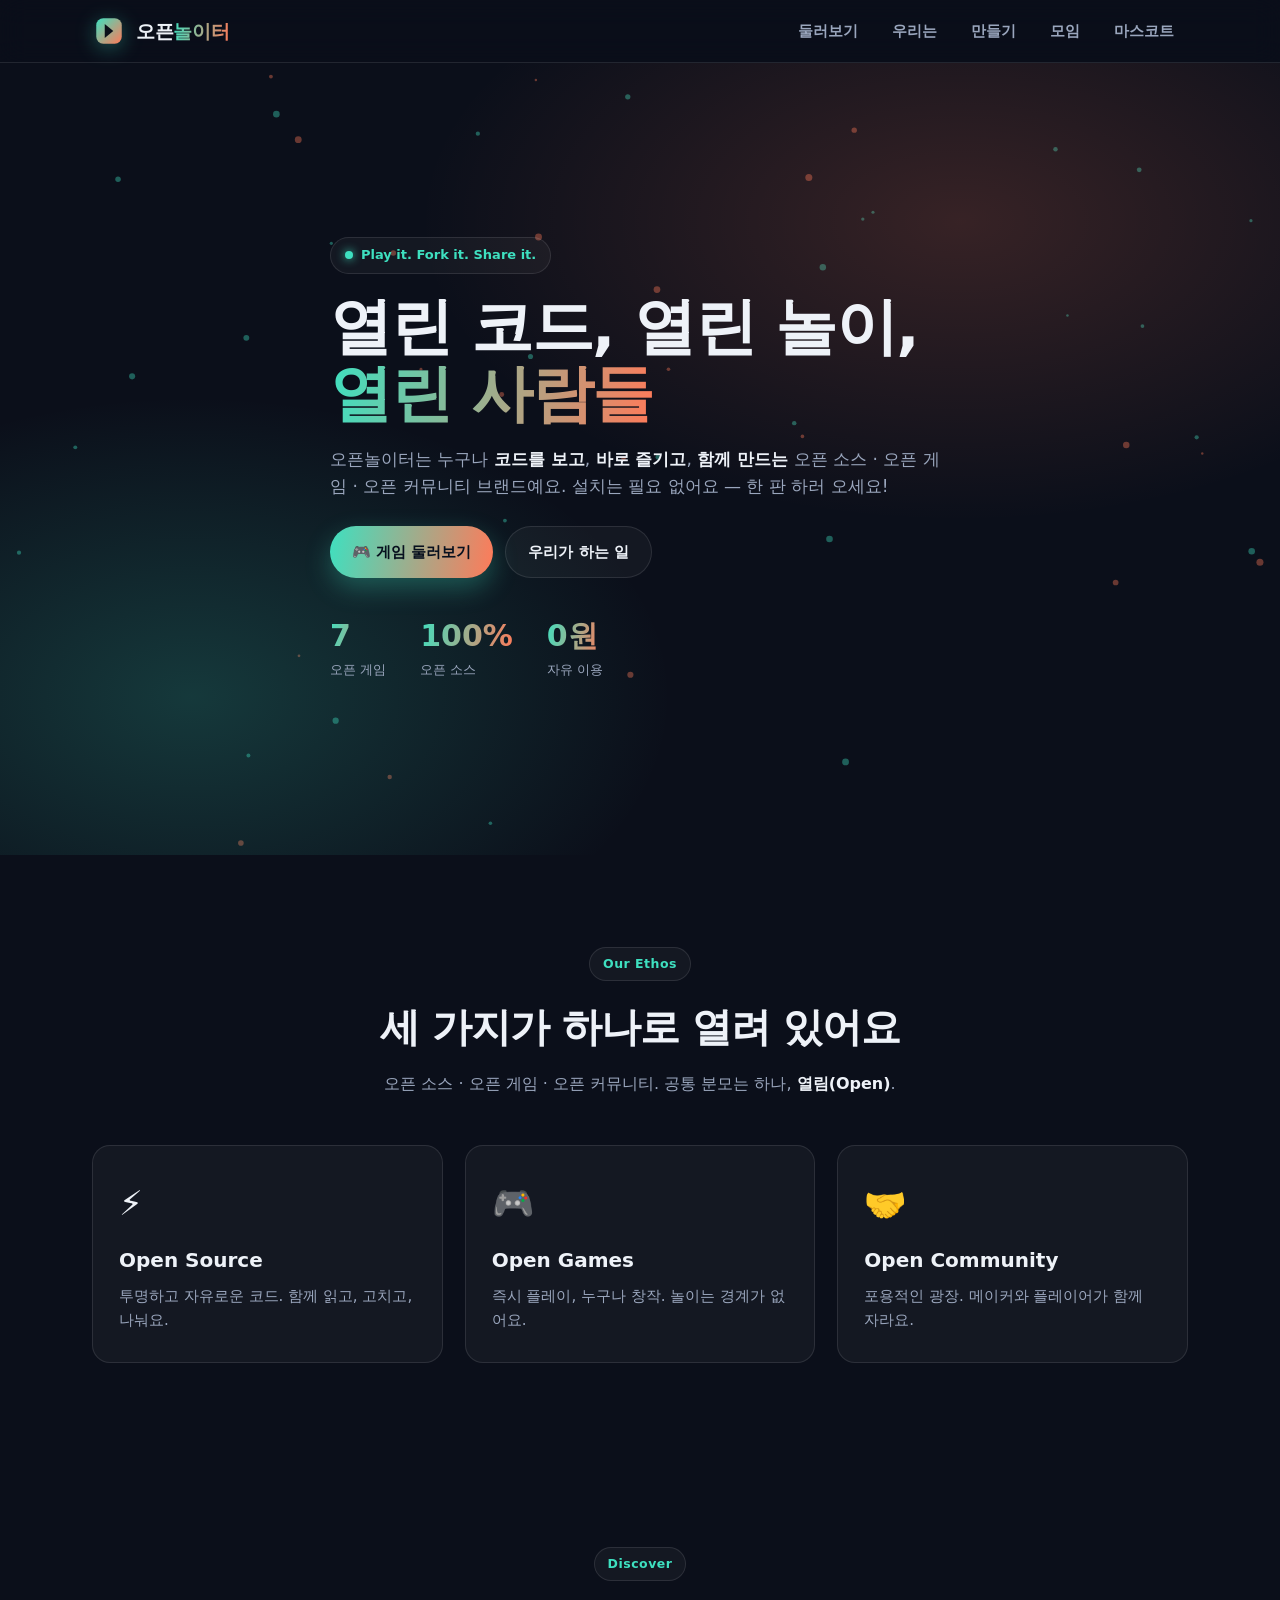
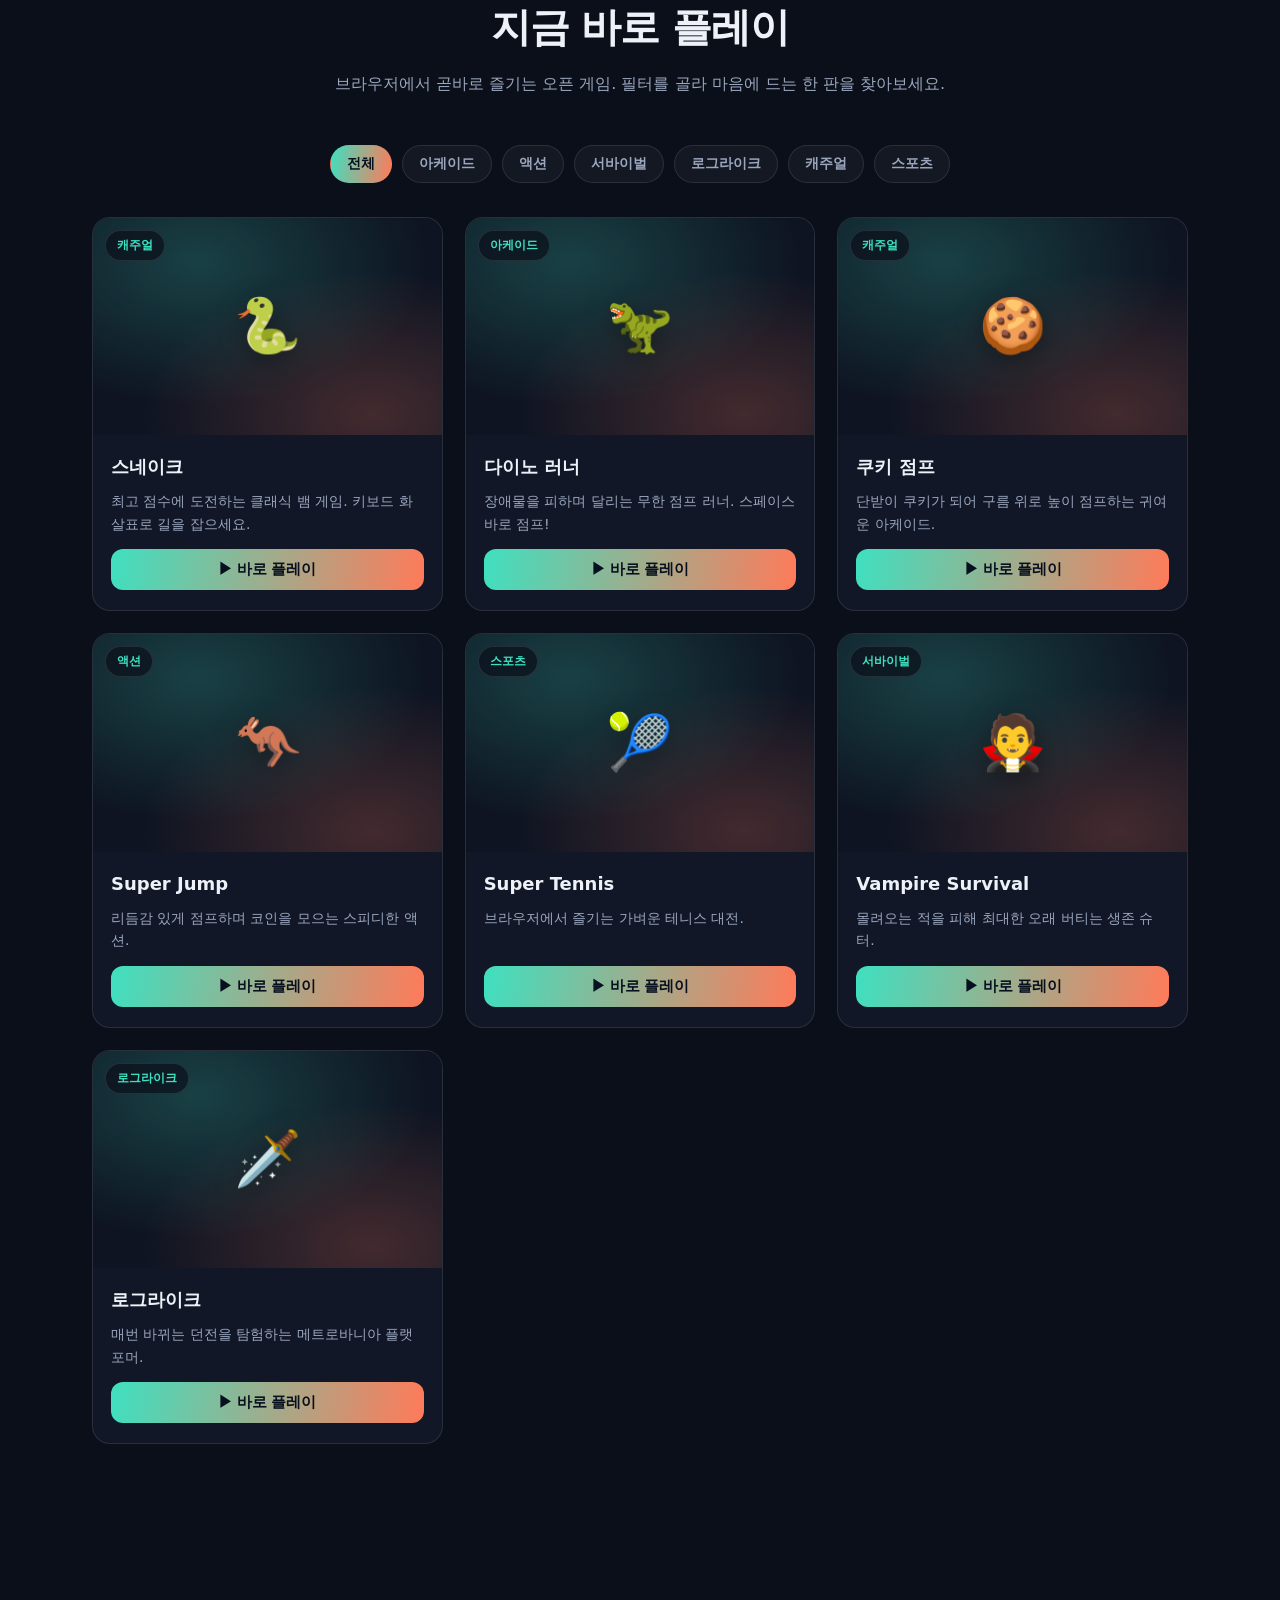
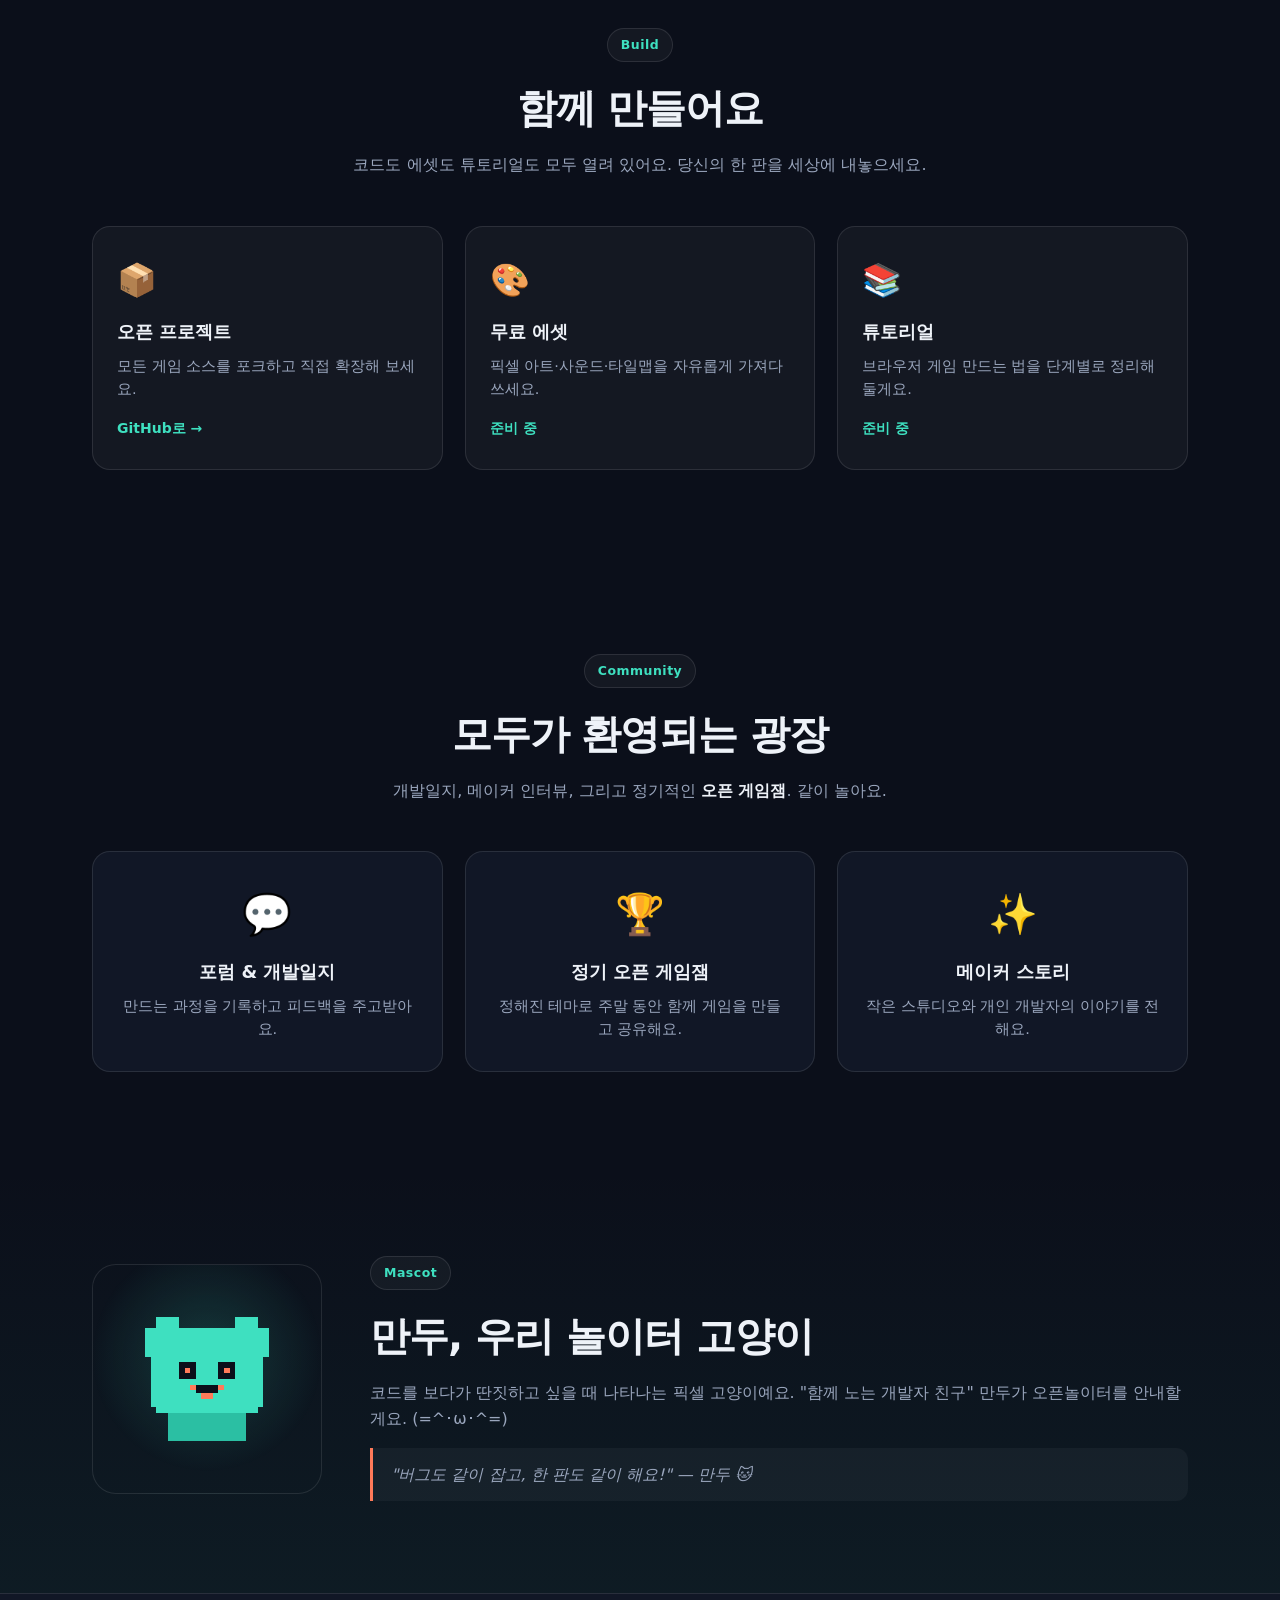
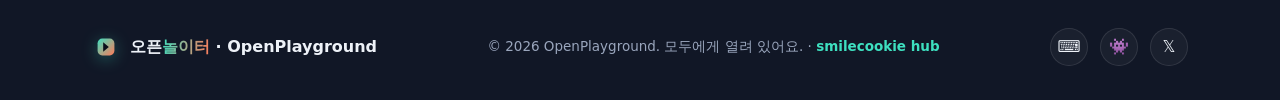
<file: openplayground/index.html>
<!DOCTYPE html>
<html lang="ko">
<head>
  <meta charset="UTF-8">
  <meta name="viewport" content="width=device-width, initial-scale=1.0">
  <title>오픈놀이터 · OpenPlayground — 열린 코드, 열린 놀이, 열린 사람들</title>
  <link rel="icon" href="favicon.svg" type="image/svg+xml">
  <meta name="description"
    content="오픈놀이터(OpenPlayground)는 누구나 코드를 보고, 바로 즐기고, 함께 만드는 오픈 소스·오픈 게임·오픈 커뮤니티 브랜드입니다. 브라우저에서 바로 플레이하는 오픈 게임을 만나보세요.">
  <meta name="keywords" content="오픈놀이터, OpenPlayground, 오픈소스, 오픈게임, 오픈커뮤니티, 인디게임, 브라우저게임, 게임잼">
  <meta property="og:type" content="website">
  <meta property="og:title" content="오픈놀이터 · OpenPlayground">
  <meta property="og:description" content="열린 코드, 열린 놀이, 열린 사람들. 브라우저에서 바로 즐기는 오픈 게임 놀이터.">
  <meta property="og:url" content="https://sspark27.github.io/openplayground/">
  <link rel="stylesheet" href="style.css">
</head>
<body>
  <!-- ===== Header ===== -->
  <header id="header">
    <div class="nav-container">
      <a href="#home" class="logo-wrapper">
        <span class="logo-mark" aria-hidden="true">
          <svg viewBox="0 0 48 48" width="34" height="34">
            <rect x="6" y="6" width="36" height="36" rx="10" fill="url(#opgGrad)"/>
            <defs>
              <linearGradient id="opgGrad" x1="0" y1="0" x2="1" y2="1">
                <stop offset="0" stop-color="#3ee0c0"/><stop offset="1" stop-color="#ff7a59"/>
              </linearGradient>
            </defs>
            <!-- open door / play -->
            <path d="M18 14 L30 24 L18 34 Z" fill="#0b0f1a"/>
          </svg>
        </span>
        <span class="logo-text">오픈<b>놀이터</b></span>
      </a>
      <ul class="nav-menu" id="nav-menu">
        <li><a href="#discover" class="nav-link">둘러보기</a></li>
        <li><a href="#triad" class="nav-link">우리는</a></li>
        <li><a href="#build" class="nav-link">만들기</a></li>
        <li><a href="#community" class="nav-link">모임</a></li>
        <li><a href="#mascot" class="nav-link">마스코트</a></li>
      </ul>
      <button class="menu-toggle" id="menu-toggle" aria-label="메뉴 열기">
        <span></span><span></span><span></span>
      </button>
    </div>
  </header>

  <!-- ===== Hero ===== -->
  <section id="home" class="hero-section">
    <canvas id="hero-canvas"></canvas>
    <div class="hero-overlay"></div>
    <div class="container hero-content">
      <div class="hero-badge"><span class="dot"></span> Play it. Fork it. Share it.</div>
      <h1 class="hero-title">
        열린 코드, 열린 놀이,<br><span class="text-gradient">열린 사람들</span>
      </h1>
      <p class="hero-desc">
        오픈놀이터는 누구나 <b>코드를 보고</b>, <b>바로 즐기고</b>, <b>함께 만드는</b>
        오픈 소스 · 오픈 게임 · 오픈 커뮤니티 브랜드예요. 설치는 필요 없어요 — 한 판 하러 오세요!
      </p>
      <div class="hero-actions">
        <a href="#discover" class="btn btn-primary">🎮 게임 둘러보기</a>
        <a href="#triad" class="btn btn-ghost">우리가 하는 일</a>
      </div>
      <div class="hero-stats">
        <div class="hstat"><b id="stat-games">7</b><span>오픈 게임</span></div>
        <div class="hstat"><b>100%</b><span>오픈 소스</span></div>
        <div class="hstat"><b>0원</b><span>자유 이용</span></div>
      </div>
    </div>
  </section>

  <!-- ===== Triad (brand 3 pillars) ===== -->
  <section id="triad" class="section triad-section">
    <div class="container">
      <div class="section-header">
        <span class="section-badge">Our Ethos</span>
        <h2 class="section-title">세 가지가 하나로 열려 있어요</h2>
        <p class="section-desc">오픈 소스 · 오픈 게임 · 오픈 커뮤니티. 공통 분모는 하나, <b>열림(Open)</b>.</p>
      </div>
      <div class="triad-grid">
        <div class="triad-card reveal">
          <div class="triad-icon">⚡</div>
          <h3>Open Source</h3>
          <p>투명하고 자유로운 코드. 함께 읽고, 고치고, 나눠요.</p>
        </div>
        <div class="triad-card reveal reveal-delay-1">
          <div class="triad-icon">🎮</div>
          <h3>Open Games</h3>
          <p>즉시 플레이, 누구나 창작. 놀이는 경계가 없어요.</p>
        </div>
        <div class="triad-card reveal reveal-delay-2">
          <div class="triad-icon">🤝</div>
          <h3>Open Community</h3>
          <p>포용적인 광장. 메이커와 플레이어가 함께 자라요.</p>
        </div>
      </div>
    </div>
  </section>

  <!-- ===== Discover (Games) ===== -->
  <section id="discover" class="section games-section">
    <div class="container">
      <div class="section-header">
        <span class="section-badge">Discover</span>
        <h2 class="section-title">지금 바로 플레이</h2>
        <p class="section-desc">브라우저에서 곧바로 즐기는 오픈 게임. 필터를 골라 마음에 드는 한 판을 찾아보세요.</p>
      </div>
      <div class="filter-bar" id="filter-bar">
        <button class="chip active" data-filter="all">전체</button>
        <button class="chip" data-filter="arcade">아케이드</button>
        <button class="chip" data-filter="action">액션</button>
        <button class="chip" data-filter="survival">서바이벌</button>
        <button class="chip" data-filter="roguelike">로그라이크</button>
        <button class="chip" data-filter="casual">캐주얼</button>
        <button class="chip" data-filter="sports">스포츠</button>
      </div>
      <div class="games-grid" id="games-grid"><!-- injected by main.js --></div>
    </div>
  </section>

  <!-- ===== Build (Open source) ===== -->
  <section id="build" class="section build-section">
    <div class="container">
      <div class="section-header">
        <span class="section-badge">Build</span>
        <h2 class="section-title">함께 만들어요</h2>
        <p class="section-desc">코드도 에셋도 튜토리얼도 모두 열려 있어요. 당신의 한 판을 세상에 내놓으세요.</p>
      </div>
      <div class="build-grid">
        <a class="build-card reveal" href="https://github.com/sspark27" target="_blank" rel="noopener">
          <div class="build-icon">📦</div>
          <h3>오픈 프로젝트</h3>
          <p>모든 게임 소스를 포크하고 직접 확장해 보세요.</p>
          <span class="build-go">GitHub로 →</span>
        </a>
        <div class="build-card reveal reveal-delay-1">
          <div class="build-icon">🎨</div>
          <h3>무료 에셋</h3>
          <p>픽셀 아트·사운드·타일맵을 자유롭게 가져다 쓰세요.</p>
          <span class="build-go">준비 중</span>
        </div>
        <div class="build-card reveal reveal-delay-2">
          <div class="build-icon">📚</div>
          <h3>튜토리얼</h3>
          <p>브라우저 게임 만드는 법을 단계별로 정리해 둘게요.</p>
          <span class="build-go">준비 중</span>
        </div>
      </div>
    </div>
  </section>

  <!-- ===== Community ===== -->
  <section id="community" class="section community-section">
    <div class="container">
      <div class="section-header">
        <span class="section-badge">Community</span>
        <h2 class="section-title">모두가 환영되는 광장</h2>
        <p class="section-desc">개발일지, 메이커 인터뷰, 그리고 정기적인 <b>오픈 게임잼</b>. 같이 놀아요.</p>
      </div>
      <div class="community-grid">
        <div class="community-card reveal">
          <div class="community-emoji">💬</div>
          <h3>포럼 & 개발일지</h3>
          <p>만드는 과정을 기록하고 피드백을 주고받아요.</p>
        </div>
        <div class="community-card reveal reveal-delay-1">
          <div class="community-emoji">🏆</div>
          <h3>정기 오픈 게임잼</h3>
          <p>정해진 테마로 주말 동안 함께 게임을 만들고 공유해요.</p>
        </div>
        <div class="community-card reveal reveal-delay-2">
          <div class="community-emoji">✨</div>
          <h3>메이커 스토리</h3>
          <p>작은 스튜디오와 개인 개발자의 이야기를 전해요.</p>
        </div>
      </div>
    </div>
  </section>

  <!-- ===== Mascot ===== -->
  <section id="mascot" class="section mascot-section">
    <div class="container mascot-wrap">
      <div class="mascot-art reveal">
        <!-- Pixel cat mascot -->
        <svg viewBox="0 0 64 64" width="180" height="180" shape-rendering="crispEdges" class="mascot-cat">
          <rect x="14" y="10" width="8" height="8" fill="#3ee0c0"/>
          <rect x="42" y="10" width="8" height="8" fill="#3ee0c0"/>
          <rect x="10" y="14" width="6" height="10" fill="#3ee0c0"/>
          <rect x="48" y="14" width="6" height="10" fill="#3ee0c0"/>
          <rect x="14" y="18" width="36" height="26" fill="#3ee0c0"/>
          <rect x="12" y="20" width="40" height="22" fill="#3ee0c0"/>
          <rect x="20" y="14" width="24" height="6" fill="#3ee0c0"/>
          <rect x="18" y="44" width="28" height="10" fill="#2bbfa3"/>
          <rect x="22" y="26" width="6" height="6" fill="#0b0f1a"/>
          <rect x="36" y="26" width="6" height="6" fill="#0b0f1a"/>
          <rect x="24" y="28" width="2" height="2" fill="#ff7a59"/>
          <rect x="38" y="28" width="2" height="2" fill="#ff7a59"/>
          <rect x="28" y="34" width="8" height="3" fill="#0b0f1a"/>
          <rect x="26" y="34" width="2" height="2" fill="#ff7a59"/>
          <rect x="36" y="34" width="2" height="2" fill="#ff7a59"/>
          <rect x="30" y="37" width="4" height="2" fill="#ff7a59"/>
        </svg>
      </div>
      <div class="mascot-text reveal reveal-delay-1">
        <span class="section-badge">Mascot</span>
        <h2 class="section-title">만두, 우리 놀이터 고양이</h2>
        <p class="section-desc">코드를 보다가 딴짓하고 싶을 때 나타나는 픽셀 고양이예요. "함께 노는 개발자 친구" 만두가 오픈놀이터를 안내할게요. (=^･ω･^=)</p>
        <p class="mascot-quote">"버그도 같이 잡고, 한 판도 같이 해요!" — 만두 🐱</p>
      </div>
    </div>
  </section>

  <!-- ===== Footer ===== -->
  <footer>
    <div class="container footer-layout">
      <div class="footer-brand">
        <span class="logo-mark small" aria-hidden="true">
          <svg viewBox="0 0 48 48" width="28" height="28">
            <rect x="6" y="6" width="36" height="36" rx="10" fill="url(#opgGrad2)"/>
            <defs><linearGradient id="opgGrad2" x1="0" y1="0" x2="1" y2="1">
              <stop offset="0" stop-color="#3ee0c0"/><stop offset="1" stop-color="#ff7a59"/>
            </linearGradient></defs>
            <path d="M18 14 L30 24 L18 34 Z" fill="#0b0f1a"/>
          </svg>
        </span>
        <span class="footer-logo-text">오픈<b>놀이터</b> · OpenPlayground</span>
      </div>
      <div class="footer-copy">© 2026 OpenPlayground. 모두에게 열려 있어요. · <a href="https://sspark27.github.io/" target="_blank" rel="noopener">smilecookie hub</a></div>
      <ul class="social-links">
        <li><a href="https://github.com/sspark27" target="_blank" rel="noopener" class="social-link" aria-label="GitHub">⌨</a></li>
        <li><a href="#" class="social-link" aria-label="Discord">👾</a></li>
        <li><a href="#" class="social-link" aria-label="X">𝕏</a></li>
      </ul>
    </div>
  </footer>

  <!-- ===== Play Modal ===== -->
  <div class="modal" id="play-modal" aria-hidden="true">
    <div class="modal-backdrop" id="modal-backdrop"></div>
    <div class="modal-dialog">
      <div class="modal-head">
        <h3 id="modal-title">게임</h3>
        <button class="modal-close" id="modal-close" aria-label="닫기">✕</button>
      </div>
      <iframe id="modal-frame" src="about:blank" title="게임 플레이"></iframe>
    </div>
  </div>

  <script src="main.js"></script>
</body>
</html>
</file>
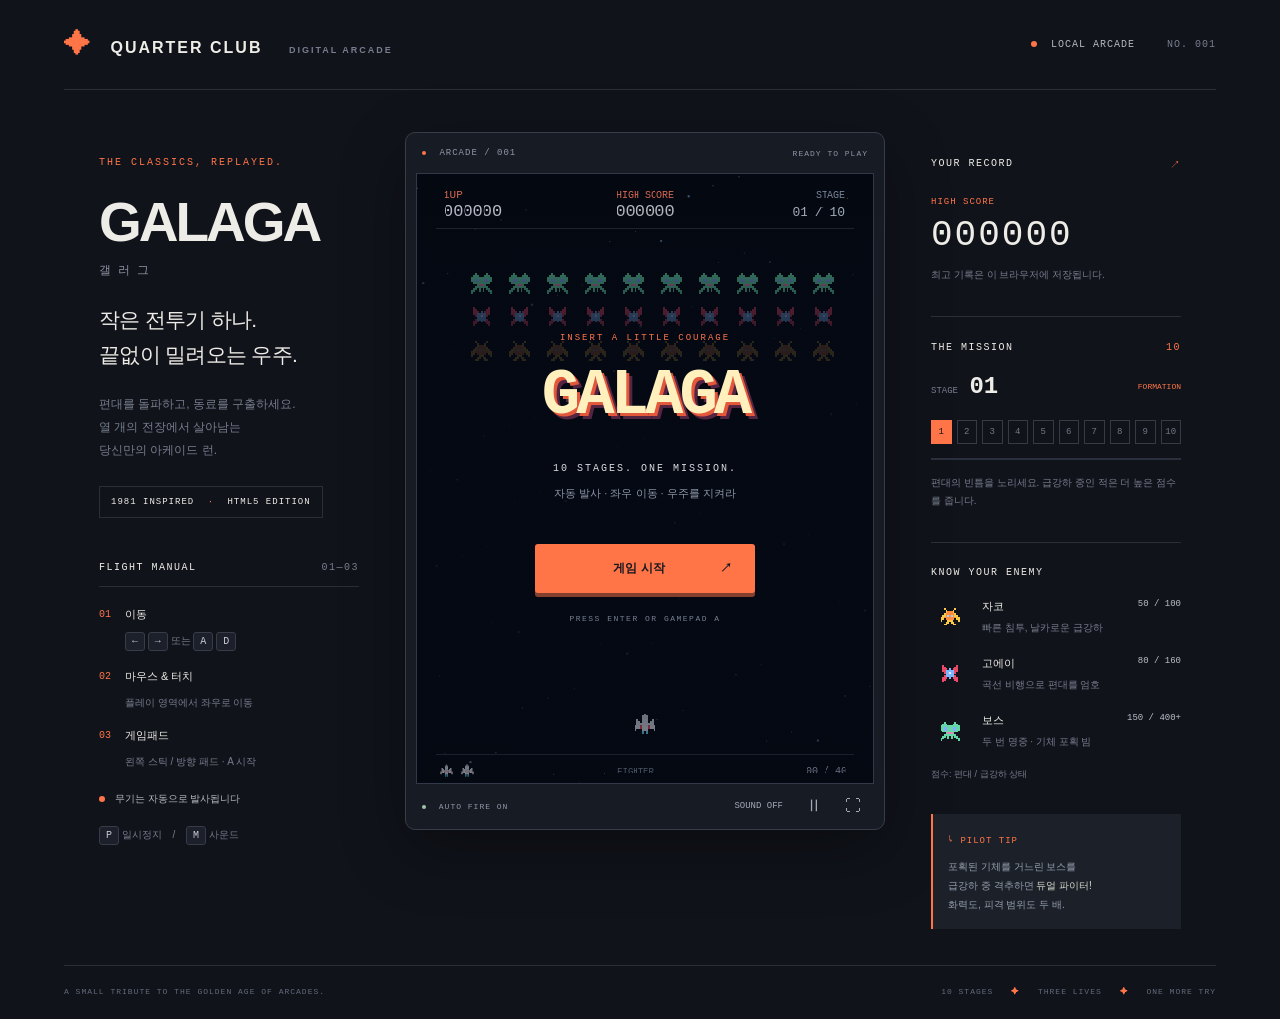
<file: openplayground/games/galaga/index.html>
<!doctype html>
<html lang="ko">
<head><meta charset="utf-8"><meta name="viewport" content="width=device-width, initial-scale=1"><title>GALAGA · 10 Stage Arcade</title><link rel="stylesheet" href="style.css"></head>
<body>
<header><a class="brand" href="./index.html"><span class="brand-icon">✦</span> QUARTER CLUB <span class="brand-sub">DIGITAL ARCADE</span></a><div class="live"><i></i> LOCAL ARCADE <span>NO. 001</span></div></header>
<main>
<aside class="intro"><div class="eyebrow">THE CLASSICS, REPLAYED.</div><h1>GALAGA<span>갤러그</span></h1><p class="lead">작은 전투기 하나.<br>끝없이 밀려오는 우주.</p><p class="description">편대를 돌파하고, 동료를 구출하세요.<br>열 개의 전장에서 살아남는<br>당신만의 아케이드 런.</p><div class="tag">1981 INSPIRED <span>·</span> HTML5 EDITION</div><div class="controls"><h2>FLIGHT MANUAL <span>01—03</span></h2><div><b>01</b><p><strong>이동</strong><span><kbd>←</kbd> <kbd>→</kbd> 또는 <kbd>A</kbd> <kbd>D</kbd></span></p></div><div><b>02</b><p><strong>마우스 & 터치</strong><span>플레이 영역에서 좌우로 이동</span></p></div><div><b>03</b><p><strong>게임패드</strong><span>왼쪽 스틱 / 방향 패드 · A 시작</span></p></div><footer><span class="dot"></span> 무기는 자동으로 발사됩니다</footer></div><p class="shortcuts"><kbd>P</kbd> 일시정지 <span> / </span><kbd>M</kbd> 사운드</p></aside>
<section class="cabinet" aria-label="갤러그 게임"><div class="cabinet-top"><span><i></i> ARCADE / 001</span><span id="status">READY TO PLAY</span></div><div class="screen"><canvas id="game" width="480" height="640" tabindex="0" aria-label="갤러그 게임 화면. 방향키 또는 A D로 이동, Enter로 시작, P로 일시정지"></canvas><div class="screen-lines"></div><div id="overlay"><div class="overlay-kicker" id="overlayKicker">INSERT A LITTLE COURAGE</div><h2 id="overlayTitle">GALAGA</h2><p id="overlayText">10 STAGES. ONE MISSION.<br><span>자동 발사 · 좌우 이동 · 우주를 지켜라</span></p><button id="start">게임 시작 <span>↗</span></button><div class="enter" id="enterHint">PRESS ENTER OR GAMEPAD A</div></div><div class="pause-panel" id="pausePanel" hidden><h2>PAUSED</h2><p>잠시 숨을 고르세요.</p><button id="resume">계속하기 ↗</button></div></div><div class="cabinet-bottom"><span><i></i> AUTO FIRE ON</span><div><button id="sound" aria-label="사운드 켜기" aria-pressed="false">SOUND OFF</button><button id="pause" aria-label="일시정지">Ⅱ</button><button id="fullscreen" aria-label="전체 화면">⛶</button></div></div></section>
<aside class="stats"><section><h2>YOUR RECORD <span>↗</span></h2><div class="record-label">HIGH SCORE</div><div class="record" id="highScore">000000</div><p>최고 기록은 이 브라우저에 저장됩니다.</p></section><section class="mission"><h2>THE MISSION <span>10</span></h2><div class="stage-head"><span>STAGE <b id="stageLabel">01</b></span><span id="stageType">FORMATION</span></div><div id="stageDots"></div><div class="progress"><i id="stageProgress"></i></div><p id="missionText">첫 번째 편대가 접근합니다.<br>준비되셨나요, 파일럿?</p></section><section class="intel"><h2>KNOW YOUR ENEMY</h2><div><canvas id="enemyBee" width="44" height="40"></canvas><p><strong>자코 <em>50 / 100</em></strong><span>빠른 침투, 날카로운 급강하</span></p></div><div><canvas id="enemyButterfly" width="44" height="40"></canvas><p><strong>고에이 <em>80 / 160</em></strong><span>곡선 비행으로 편대를 엄호</span></p></div><div><canvas id="enemyBoss" width="44" height="40"></canvas><p><strong>보스 <em>150 / 400+</em></strong><span>두 번 명중 · 기체 포획 빔</span></p></div><p class="intel-note">점수: 편대 / 급강하 상태</p></section><div class="tip"><span>↳ PILOT TIP</span><p>포획된 기체를 거느린 보스를<br>급강하 중 격추하면 <strong>듀얼 파이터!</strong><br>화력도, 피격 범위도 두 배.</p></div></aside>
</main><footer class="page-footer"><span>A SMALL TRIBUTE TO THE GOLDEN AGE OF ARCADES.</span><span>10 STAGES <i>✦</i> THREE LIVES <i>✦</i> ONE MORE TRY</span></footer>
<script src="engine.js"></script><script src="game.js"></script>
</body></html>
</file>
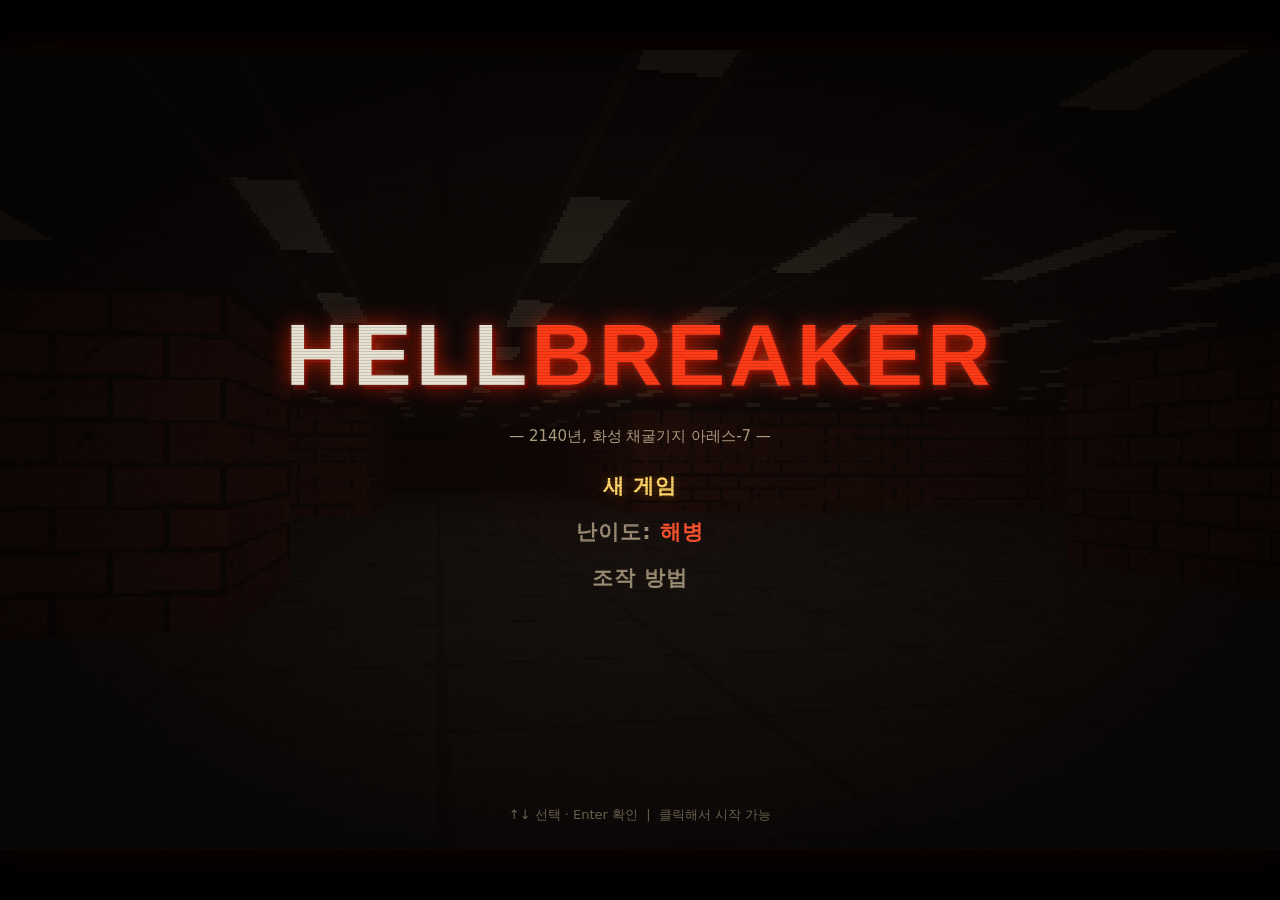
<file: openplayground/games/hellbreaker/index.html>
<!DOCTYPE html>
<html lang="ko">
<head>
<meta charset="UTF-8">
<meta name="viewport" content="width=device-width, initial-scale=1.0">
<title>HELLBREAKER — 레트로 FPS</title>
<link rel="stylesheet" href="css/style.css">
</head>
<body>
<div id="frame">
  <canvas id="view"></canvas>

  <div id="lvlbanner"></div>
  <div id="msgs"></div>

  <div id="hud" class="hidden">
    <div class="hud-cell"><div class="hud-label">탄약</div><div class="hud-big" id="hud-ammo">50</div></div>
    <div class="hud-cell"><div class="hud-label">생명</div><div class="hud-big hp" id="hud-health">100%</div></div>
    <div class="hud-cell"><div class="hud-label">방어</div><div class="hud-big ar" id="hud-armor">0%</div></div>
    <div class="hud-cell face-cell"><canvas id="face" width="30" height="30"></canvas></div>
    <div class="hud-cell"><div class="hud-label">무기</div><div class="hud-small" id="hud-weapon">권총</div><div class="hud-keys" id="hud-keys"></div></div>
    <div class="hud-cell hint">[1~3] 무기 · [E] 사용<br>[Tab] 지도 · [M] 음악</div>
  </div>

  <div id="screens">
    <section id="scr-title" class="screen">
      <h1 class="logo">HELL<span>BREAKER</span></h1>
      <p class="tagline">— 2140년, 화성 채굴기지 아레스-7 —</p>
      <nav id="title-menu">
        <div class="mi" data-a="start">새 게임</div>
        <div class="mi" data-a="diff">난이도: <b id="diff-name">해병</b></div>
        <div class="mi" data-a="help">조작 방법</div>
      </nav>
      <p class="foot">↑↓ 선택 · Enter 확인 &nbsp;|&nbsp; 클릭해서 시작 가능</p>
    </section>

    <section id="scr-help" class="screen hidden">
      <h2>조작 방법</h2>
      <table class="keys">
        <tr><td>W A S D</td><td>이동 (Shift 달리기)</td></tr>
        <tr><td>마우스 / ←→</td><td>시선 회전 (상하 지원)</td></tr>
        <tr><td>좌클릭 / Ctrl</td><td>발사 (연발은 홀드)</td></tr>
        <tr><td>1 · 2 · 3</td><td>권총 · 산탄총 · 연발포</td></tr>
        <tr><td>E / Space</td><td>문 열기 · 스위치 작동 · 비밀 벽</td></tr>
        <tr><td>Tab</td><td>오토맵 토글</td></tr>
        <tr><td>M / Esc</td><td>음악 · 일시정지</td></tr>
        <tr><td>- / =</td><td>마우스 감도 조절</td></tr>
      </table>
      <p class="tip">붉은 열쇠카드가 필요한 문이 있다. 폭발 드럼통은 근처의 적과 함께 날려버려라.<br>벽을 자세히 보라 — 일부는 가짜다.</p>
      <p class="foot">아무 키나 눌러 돌아가기</p>
    </section>

    <section id="scr-pause" class="screen hidden">
      <h2>일시정지</h2>
      <nav id="pause-menu">
        <div class="mi" data-a="resume">계속하기</div>
        <div class="mi" data-a="retry">레벨 다시 시작</div>
        <div class="mi" data-a="quit">타이틀로</div>
      </nav>
      <p class="foot">감도: <span id="sens-val">1.0</span> ( - / = )</p>
    </section>

    <section id="scr-dead" class="screen hidden">
      <h2 class="dead-title">당신은 죽었다.</h2>
      <p id="dead-quote" class="tagline"></p>
      <p class="foot">[Space] 레벨 재시작 · [Esc] 타이틀로</p>
    </section>

    <section id="scr-inter" class="screen hidden">
      <h2 id="inter-title">미션 완료</h2>
      <table class="stats">
        <tr><td>처치</td><td id="st-kills">0%</td></tr>
        <tr><td>아이템</td><td id="st-items">0%</td></tr>
        <tr><td>비밀</td><td id="st-secrets">0%</td></tr>
        <tr><td>시간</td><td id="st-time">0:00</td></tr>
        <tr><td>참고 시간</td><td id="st-par">-</td></tr>
      </table>
      <p class="foot" id="inter-next">Enter → 다음 미션</p>
    </section>

    <section id="scr-victory" class="screen hidden">
      <h2 class="vic-title">차원이 봉쇄되었다</h2>
      <p class="tagline">아레스-7은 조용해졌다. 하지만 붉은 행성의 지하에서…<br>무언가가 아직 당신을 부르고 있다.</p>
      <table class="stats">
        <tr><td>총 처치</td><td id="vt-kills">0%</td></tr>
        <tr><td>총 아이템</td><td id="vt-items">0%</td></tr>
        <tr><td>총 비밀</td><td id="vt-secrets">0%</td></tr>
        <tr><td>총 시간</td><td id="vt-time">0:00</td></tr>
      </table>
      <p class="foot">[Enter] 타이틀로</p>
    </section>
  </div>
</div>

<script src="js/util.js"></script>
<script src="js/audio.js"></script>
<script src="js/textures.js"></script>
<script src="js/art.js"></script>
<script src="js/maps.js"></script>
<script src="js/weapons.js"></script>
<script src="js/entities.js"></script>
<script src="js/engine.js"></script>
<script src="js/hud.js"></script>
<script src="js/main.js"></script>
</body>
</html>
</file>
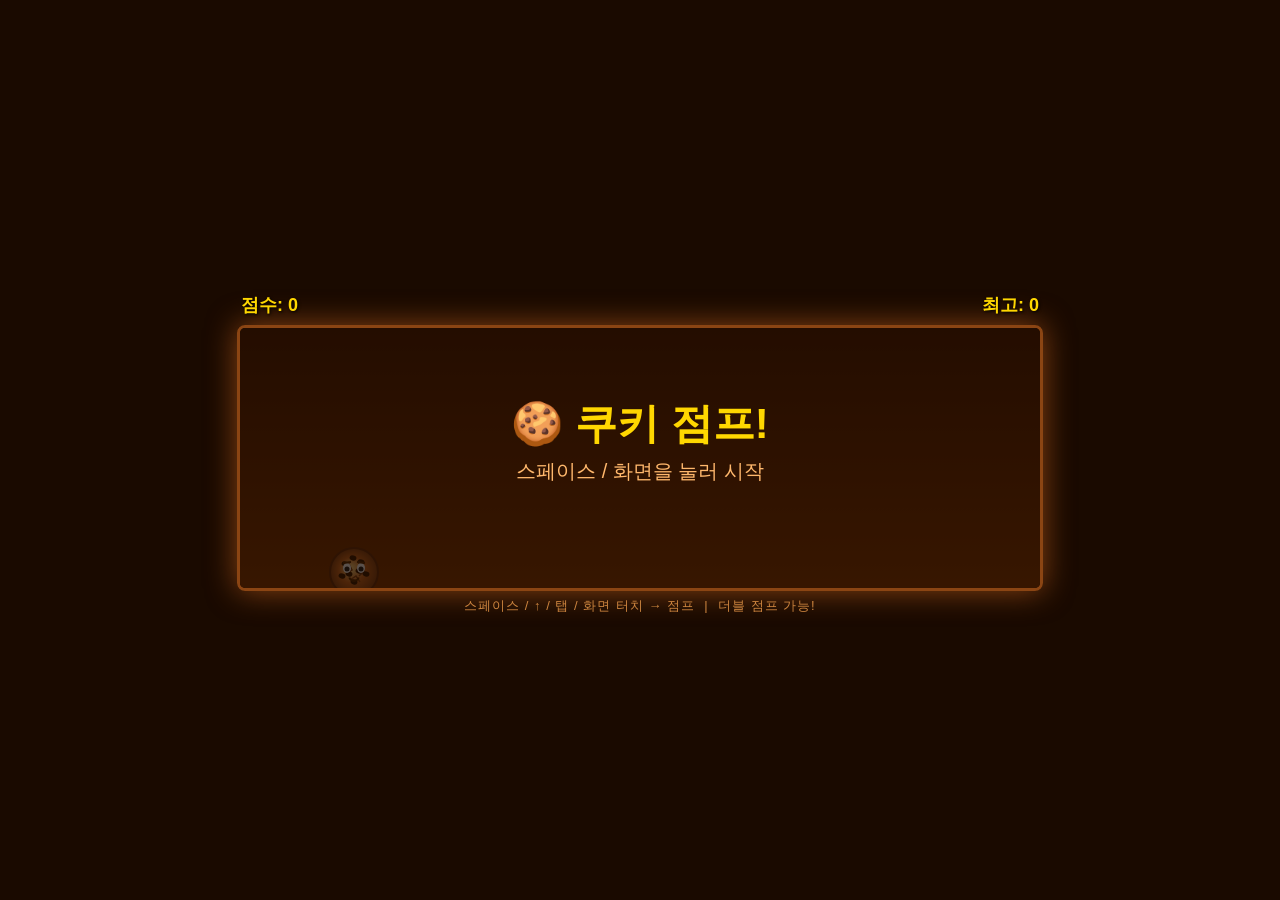
<file: openplayground/games/cookiejump.html>
<!DOCTYPE html>
<html lang="ko">
<head>
<meta charset="UTF-8">
<meta name="viewport" content="width=device-width, initial-scale=1.0">
<title>쿠키 점프!</title>
<style>
  * { margin: 0; padding: 0; box-sizing: border-box; }
  body {
    background: #1a0a00;
    display: flex;
    flex-direction: column;
    align-items: center;
    justify-content: center;
    height: 100vh;
    font-family: 'Segoe UI', sans-serif;
    overflow: hidden;
  }
  #gameContainer {
    position: relative;
  }
  canvas {
    display: block;
    border: 3px solid #8B4513;
    border-radius: 8px;
    box-shadow: 0 0 30px rgba(210, 105, 30, 0.6);
    cursor: pointer;
  }
  #ui {
    display: flex;
    justify-content: space-between;
    width: 100%;
    padding: 8px 4px;
    color: #FFD700;
    font-size: 18px;
    font-weight: bold;
    text-shadow: 1px 1px 3px #000;
  }
  #hint {
    color: #cd853f;
    font-size: 13px;
    margin-top: 6px;
    text-align: center;
    letter-spacing: 1px;
  }
</style>
</head>
<body>
<div id="gameContainer">
  <div id="ui">
    <span id="scoreDisplay">점수: 0</span>
    <span id="hiDisplay">최고: 0</span>
  </div>
  <canvas id="c" width="800" height="260"></canvas>
  <div id="hint">스페이스 / ↑ / 탭 / 화면 터치 → 점프 &nbsp;|&nbsp; 더블 점프 가능!</div>
</div>

<script>
const canvas = document.getElementById('c');
const ctx = canvas.getContext('2d');
const W = canvas.width, H = canvas.height;
const GROUND = H - 40;

// ── 상태
let state = 'idle'; // idle | playing | dead
let score = 0, hiScore = 0, frame = 0;
let speed = 5, speedTimer = 0;
let particles = [], obstacles = [], clouds = [];

// ── 쿠키
const cookie = {
  x: 90, y: GROUND, w: 48, h: 48,
  vy: 0, jumps: 0, maxJumps: 2,
  legFrame: 0, legTimer: 0,
  dead: false,

  jump() {
    if (this.jumps < this.maxJumps) {
      this.vy = -14;
      this.jumps++;
      spawnJumpParticles(this.x + this.w / 2, this.y + this.h);
    }
  },

  update() {
    this.vy += 0.6;
    this.y += this.vy;
    if (this.y >= GROUND) { this.y = GROUND; this.vy = 0; this.jumps = 0; }

    // leg animation
    if (this.y === GROUND) {
      this.legTimer++;
      if (this.legTimer > 6) { this.legFrame = (this.legFrame + 1) % 4; this.legTimer = 0; }
    } else {
      this.legFrame = 1;
    }
  },

  draw() {
    const cx = this.x + this.w / 2, cy = this.y + this.h / 2;
    const r = this.w / 2;
    const bounce = (this.y === GROUND) ? Math.sin(frame * 0.25) * 1.5 : 0;

    ctx.save();
    ctx.translate(cx, cy + bounce);

    // shadow
    ctx.fillStyle = 'rgba(0,0,0,0.25)';
    ctx.beginPath();
    ctx.ellipse(0, r + 4, r * 0.8, 6, 0, 0, Math.PI * 2);
    ctx.fill();

    // cookie body
    const grad = ctx.createRadialGradient(-4, -4, 2, 0, 0, r);
    grad.addColorStop(0, '#FFD580');
    grad.addColorStop(0.5, '#D2691E');
    grad.addColorStop(1, '#8B4513');
    ctx.beginPath();
    ctx.arc(0, 0, r, 0, Math.PI * 2);
    ctx.fillStyle = grad;
    ctx.fill();
    ctx.strokeStyle = '#6B2F0A';
    ctx.lineWidth = 2;
    ctx.stroke();

    // cookie cracks
    ctx.strokeStyle = '#8B4513';
    ctx.lineWidth = 1.5;
    ctx.beginPath();
    ctx.moveTo(-6, -10); ctx.lineTo(-2, -2); ctx.lineTo(-8, 2);
    ctx.stroke();
    ctx.beginPath();
    ctx.moveTo(6, -8); ctx.lineTo(10, -1); ctx.lineTo(5, 4);
    ctx.stroke();
    ctx.beginPath();
    ctx.moveTo(-4, 8); ctx.lineTo(2, 4); ctx.lineTo(6, 10);
    ctx.stroke();

    // chocolate chips
    const chips = [[-9,-8],[7,-10],[12,2],[-12,4],[0,10],[5,-1],[-5,2],[-1,-14]];
    chips.forEach(([dx, dy]) => {
      ctx.fillStyle = '#3B1A00';
      ctx.beginPath();
      ctx.ellipse(dx, dy, 3.5, 2.5, 0.3, 0, Math.PI * 2);
      ctx.fill();
    });

    // face
    if (!this.dead) {
      // eyes
      ctx.fillStyle = '#fff';
      ctx.beginPath(); ctx.ellipse(-7, -4, 4, 5, 0, 0, Math.PI * 2); ctx.fill();
      ctx.beginPath(); ctx.ellipse(7, -4, 4, 5, 0, 0, Math.PI * 2); ctx.fill();
      ctx.fillStyle = '#222';
      const eyeOff = this.y < GROUND - 5 ? -1 : 0;
      ctx.beginPath(); ctx.arc(-7, -3 + eyeOff, 2.5, 0, Math.PI * 2); ctx.fill();
      ctx.beginPath(); ctx.arc(7, -3 + eyeOff, 2.5, 0, Math.PI * 2); ctx.fill();
      // eyebrows
      ctx.strokeStyle = '#5a2d00';
      ctx.lineWidth = 2;
      ctx.beginPath(); ctx.moveTo(-11, -9); ctx.lineTo(-3, -10); ctx.stroke();
      ctx.beginPath(); ctx.moveTo(3, -10); ctx.lineTo(11, -9); ctx.stroke();
      // mouth
      ctx.strokeStyle = '#5a2d00';
      ctx.lineWidth = 2;
      ctx.beginPath();
      if (this.y < GROUND - 5) {
        ctx.arc(0, 5, 5, 0, Math.PI); // 점프할 때 O 모양
      } else {
        ctx.arc(0, 4, 5, 0.1 * Math.PI, 0.9 * Math.PI); // 달릴 때 웃는 입
      }
      ctx.stroke();
    } else {
      // X eyes
      ctx.strokeStyle = '#222';
      ctx.lineWidth = 2.5;
      [[-7,-4],[7,-4]].forEach(([ex,ey]) => {
        ctx.beginPath(); ctx.moveTo(ex-3,ey-3); ctx.lineTo(ex+3,ey+3); ctx.stroke();
        ctx.beginPath(); ctx.moveTo(ex+3,ey-3); ctx.lineTo(ex-3,ey+3); ctx.stroke();
      });
      ctx.strokeStyle = '#5a2d00';
      ctx.lineWidth = 2;
      ctx.beginPath(); ctx.arc(0, 8, 5, Math.PI, 0); ctx.stroke();
    }

    // legs
    if (!this.dead) {
      const legAngles = [
        [[-14,0],[-10,0]],  // stand
        [[-18,-4],[-6,4]],  // step 1
        [[-14,0],[-10,0]],  // stand
        [[-6,4],[-18,-4]],  // step 2
      ];
      const [l, rr] = legAngles[this.legFrame];
      ctx.strokeStyle = '#8B4513';
      ctx.lineWidth = 4;
      ctx.lineCap = 'round';
      // left leg
      ctx.beginPath();
      ctx.moveTo(-6, r - 4);
      ctx.lineTo(-6 + l[0], r + 10 + l[1]);
      ctx.stroke();
      // right leg
      ctx.beginPath();
      ctx.moveTo(6, r - 4);
      ctx.lineTo(6 + rr[0], r + 10 + rr[1]);
      ctx.stroke();
    }

    ctx.restore();
  }
};

// ── 장애물 설정
const obstacleTypes = [
  {
    name: 'milk', w: 28, h: 50,
    draw(x, y) {
      ctx.fillStyle = '#eef';
      ctx.fillRect(x, y, this.w, this.h);
      ctx.strokeStyle = '#aac';
      ctx.lineWidth = 2;
      ctx.strokeRect(x, y, this.w, this.h);
      ctx.fillStyle = '#dde';
      ctx.fillRect(x + 4, y + 6, this.w - 8, 6);
      ctx.fillStyle = '#336';
      ctx.font = 'bold 9px sans-serif';
      ctx.textAlign = 'center';
      ctx.fillText('MILK', x + this.w / 2, y + this.h - 12);
      ctx.fillText('🥛', x + this.w / 2, y + this.h / 2 + 4);
    }
  },
  {
    name: 'cactus', w: 34, h: 60,
    draw(x, y) {
      ctx.fillStyle = '#2d8a2d';
      ctx.fillRect(x + 10, y, 14, this.h);
      ctx.fillRect(x, y + 18, 14, 10);
      ctx.fillRect(x + 20, y + 28, 14, 10);
      ctx.fillStyle = '#1a5c1a';
      ctx.fillRect(x + 12, y + 2, 2, this.h - 4);
    }
  },
  {
    name: 'oven', w: 55, h: 55,
    draw(x, y) {
      ctx.fillStyle = '#888';
      ctx.fillRect(x, y, this.w, this.h);
      ctx.fillStyle = '#333';
      ctx.fillRect(x + 6, y + 6, this.w - 12, this.h - 22);
      ctx.fillStyle = '#ff6600';
      ctx.globalAlpha = 0.6 + 0.4 * Math.sin(frame * 0.3);
      ctx.fillRect(x + 8, y + 8, this.w - 16, this.h - 26);
      ctx.globalAlpha = 1;
      ctx.fillStyle = '#aaa';
      ctx.fillRect(x + 6, y + this.h - 14, this.w - 12, 8);
      ctx.fillStyle = '#666';
      ctx.beginPath(); ctx.arc(x + 16, y + this.h - 10, 4, 0, Math.PI * 2); ctx.fill();
      ctx.beginPath(); ctx.arc(x + 39, y + this.h - 10, 4, 0, Math.PI * 2); ctx.fill();
    }
  },
  {
    name: 'choco', w: 42, h: 42,
    draw(x, y) {
      ctx.fillStyle = '#3B1F00';
      ctx.fillRect(x, y, this.w, this.h);
      for (let r = 0; r < 3; r++) for (let c = 0; c < 3; c++) {
        ctx.fillStyle = '#5C3010';
        ctx.fillRect(x + 3 + c * 13, y + 3 + r * 13, 11, 11);
      }
      ctx.strokeStyle = '#2a1000';
      ctx.lineWidth = 1;
      for (let i = 1; i < 3; i++) {
        ctx.beginPath(); ctx.moveTo(x + i * 14, y); ctx.lineTo(x + i * 14, y + this.h); ctx.stroke();
        ctx.beginPath(); ctx.moveTo(x, y + i * 14); ctx.lineTo(x + this.w, y + i * 14); ctx.stroke();
      }
    }
  },
  {
    name: 'sugar', w: 36, h: 52,
    draw(x, y) {
      ctx.fillStyle = '#f5f5dc';
      ctx.fillRect(x + 8, y, 20, this.h);
      ctx.fillStyle = '#e8e8c8';
      ctx.fillRect(x, y + 14, this.w, 10);
      ctx.fillStyle = '#ccc8a0';
      ctx.fillRect(x + 9, y + 2, 2, this.h - 4);
      ctx.fillStyle = '#666';
      ctx.font = '8px sans-serif';
      ctx.textAlign = 'center';
      ctx.fillText('SUGAR', x + this.w / 2 - 1, y + this.h / 2 + 3);
    }
  },
];

function spawnObstacle() {
  const type = obstacleTypes[Math.floor(Math.random() * obstacleTypes.length)];
  const count = Math.random() < 0.3 ? 2 : 1;
  for (let i = 0; i < count; i++) {
    obstacles.push({
      x: W + 20 + i * (type.w + 8),
      y: GROUND + cookie.h - type.h,
      w: type.w, h: type.h,
      type,
    });
  }
}

function spawnJumpParticles(x, y) {
  for (let i = 0; i < 8; i++) {
    const angle = Math.PI + (Math.random() - 0.5) * Math.PI;
    const spd = 2 + Math.random() * 3;
    particles.push({
      x, y,
      vx: Math.cos(angle) * spd,
      vy: Math.sin(angle) * spd - 2,
      life: 1,
      color: `hsl(${30 + Math.random() * 20},80%,${50 + Math.random() * 20}%)`
    });
  }
}

function spawnCloud() {
  clouds.push({ x: W + 50, y: 20 + Math.random() * 60, scale: 0.5 + Math.random() * 0.8, speed: 0.4 + Math.random() * 0.4 });
}

// ── 배경 그리기
function drawBG() {
  // sky gradient
  const sky = ctx.createLinearGradient(0, 0, 0, H);
  sky.addColorStop(0, '#4a1a00');
  sky.addColorStop(1, '#8B3A00');
  ctx.fillStyle = sky;
  ctx.fillRect(0, 0, W, H);

  // clouds
  clouds.forEach(cl => {
    ctx.save();
    ctx.translate(cl.x, cl.y);
    ctx.scale(cl.scale, cl.scale);
    ctx.fillStyle = 'rgba(255,220,170,0.25)';
    [[0,0,28],[25,-8,22],[50,0,28],[75,-5,20],[100,0,24]].forEach(([cx,cy,r]) => {
      ctx.beginPath(); ctx.arc(cx, cy, r, 0, Math.PI * 2); ctx.fill();
    });
    ctx.restore();
  });

  // ground
  ctx.fillStyle = '#5C2E00';
  ctx.fillRect(0, GROUND + cookie.h, W, H - GROUND - cookie.h);

  // ground line
  ctx.strokeStyle = '#8B4513';
  ctx.lineWidth = 2;
  ctx.setLineDash([10, 8]);
  ctx.lineDashOffset = -(frame * speed) % 18;
  ctx.beginPath();
  ctx.moveTo(0, GROUND + cookie.h);
  ctx.lineTo(W, GROUND + cookie.h);
  ctx.stroke();
  ctx.setLineDash([]);

  // ground texture dots
  ctx.fillStyle = 'rgba(0,0,0,0.15)';
  for (let i = 0; i < 12; i++) {
    const tx = ((i * 67 + frame * speed * 0.5) % W);
    ctx.beginPath();
    ctx.arc(tx, GROUND + cookie.h + 10, 3, 0, Math.PI * 2);
    ctx.fill();
  }
}

function drawOverlay(txt, sub) {
  ctx.fillStyle = 'rgba(20,8,0,0.7)';
  ctx.fillRect(0, 0, W, H);
  ctx.fillStyle = '#FFD700';
  ctx.font = 'bold 42px sans-serif';
  ctx.textAlign = 'center';
  ctx.fillText(txt, W / 2, H / 2 - 20);
  ctx.fillStyle = '#FFB86C';
  ctx.font = '20px sans-serif';
  ctx.fillText(sub, W / 2, H / 2 + 20);
}

function drawScore() {
  // score display is handled by HTML elements for readability
  document.getElementById('scoreDisplay').textContent = '점수: ' + Math.floor(score);
  document.getElementById('hiDisplay').textContent = '최고: ' + Math.floor(hiScore);
}

// ── AABB 충돌
function collides(a, b) {
  const margin = 8;
  return a.x + margin < b.x + b.w - margin &&
         a.x + a.w - margin > b.x + margin &&
         a.y + margin < b.y + b.h &&
         a.y + a.h > b.y + margin;
}

let obstacleCooldown = 0;
let cloudCooldown = 0;

function update() {
  frame++;
  speedTimer++;

  if (speedTimer % 300 === 0) speed = Math.min(speed + 0.5, 14);

  // clouds
  cloudCooldown--;
  if (cloudCooldown <= 0) { spawnCloud(); cloudCooldown = 80 + Math.random() * 120; }
  clouds.forEach(cl => { cl.x -= cl.speed; });
  clouds = clouds.filter(cl => cl.x > -200);

  cookie.update();
  score += speed * 0.06;

  // obstacles
  obstacleCooldown--;
  if (obstacleCooldown <= 0) {
    spawnObstacle();
    obstacleCooldown = Math.max(40, 90 - speed * 4) + Math.random() * 40;
  }
  obstacles.forEach(o => { o.x -= speed; });
  obstacles = obstacles.filter(o => o.x > -100);

  // collision
  const cRect = { x: cookie.x, y: cookie.y, w: cookie.w, h: cookie.h };
  for (const o of obstacles) {
    if (collides(cRect, o)) {
      state = 'dead';
      cookie.dead = true;
      if (score > hiScore) hiScore = score;
      // death particles
      for (let i = 0; i < 20; i++) {
        const angle = Math.random() * Math.PI * 2;
        const spd = 3 + Math.random() * 5;
        particles.push({
          x: cookie.x + cookie.w / 2,
          y: cookie.y + cookie.h / 2,
          vx: Math.cos(angle) * spd,
          vy: Math.sin(angle) * spd - 3,
          life: 1,
          color: `hsl(${30 + Math.random() * 30},90%,${40 + Math.random() * 30}%)`
        });
      }
      break;
    }
  }

  // particles
  particles.forEach(p => {
    p.x += p.vx;
    p.y += p.vy;
    p.vy += 0.25;
    p.life -= 0.04;
  });
  particles = particles.filter(p => p.life > 0);
}

function render() {
  ctx.clearRect(0, 0, W, H);
  drawBG();

  // obstacles
  obstacles.forEach(o => {
    ctx.save();
    o.type.draw(o.x, o.y);
    ctx.restore();
    ctx.textAlign = 'left';
  });

  cookie.draw();

  // particles
  particles.forEach(p => {
    ctx.globalAlpha = p.life;
    ctx.fillStyle = p.color;
    ctx.beginPath();
    ctx.arc(p.x, p.y, 4 * p.life, 0, Math.PI * 2);
    ctx.fill();
  });
  ctx.globalAlpha = 1;

  if (state === 'idle') {
    drawOverlay('🍪 쿠키 점프!', '스페이스 / 화면을 눌러 시작');
  } else if (state === 'dead') {
    drawOverlay('💥 게임 오버!', '다시 하려면 스페이스 / 화면 터치');
  }

  drawScore();
}

function reset() {
  score = 0;
  frame = 0;
  speed = 5;
  speedTimer = 0;
  obstacles = [];
  particles = [];
  clouds = [];
  obstacleCooldown = 60;
  cloudCooldown = 30;
  cookie.y = GROUND;
  cookie.vy = 0;
  cookie.jumps = 0;
  cookie.dead = false;
  cookie.legFrame = 0;
  state = 'playing';
}

function handleInput() {
  if (state === 'idle' || state === 'dead') {
    reset();
  } else if (state === 'playing') {
    cookie.jump();
  }
}

// ── 입력
window.addEventListener('keydown', e => {
  if ([' ', 'ArrowUp', 'Tab'].includes(e.key)) {
    e.preventDefault();
    handleInput();
  }
});
canvas.addEventListener('pointerdown', e => {
  e.preventDefault();
  handleInput();
});

// ── 게임 루프
function loop() {
  if (state === 'playing') update();
  render();
  requestAnimationFrame(loop);
}

loop();
</script>
</body>
</html>
</file>
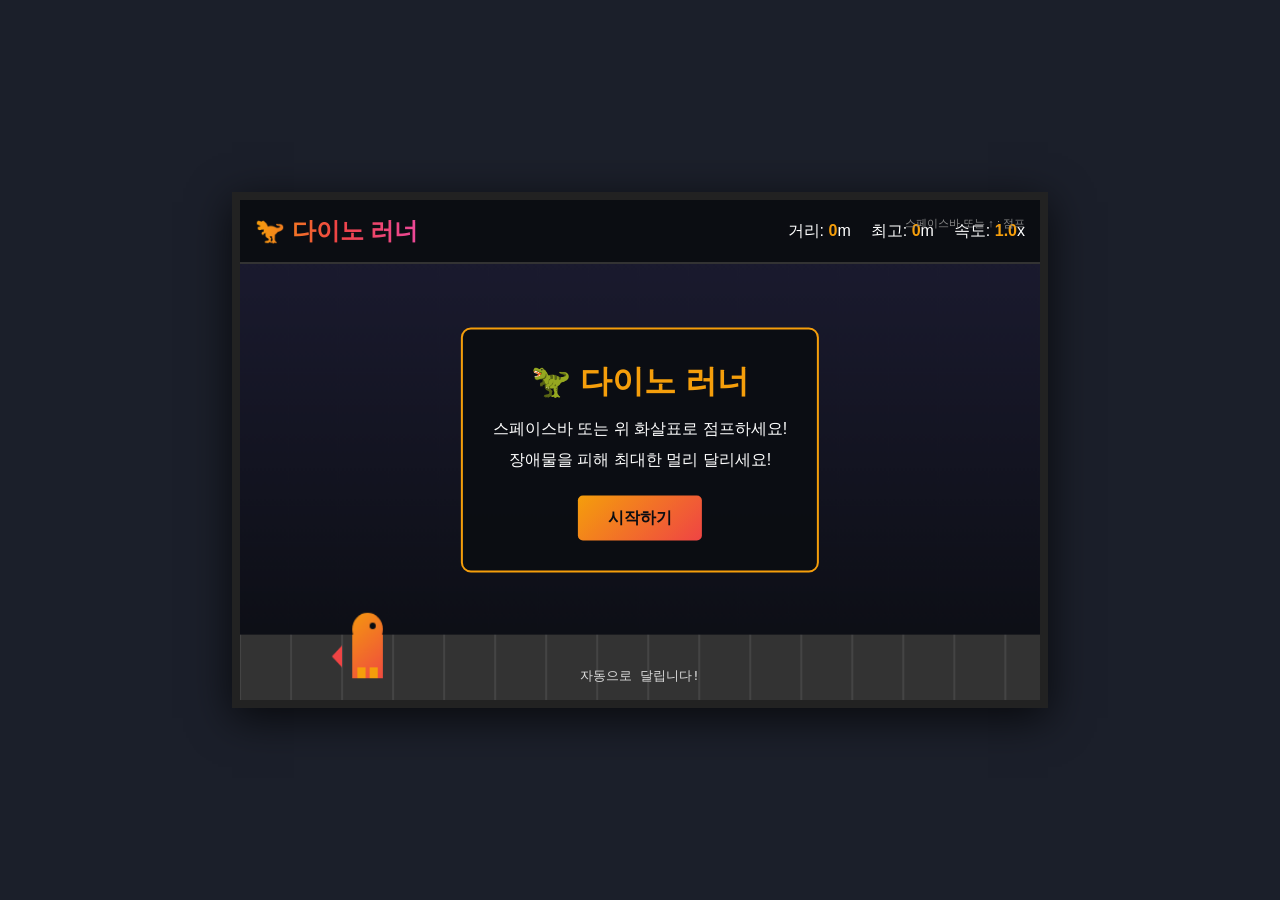
<file: openplayground/games/dino-runner.html>
<!doctype html>
<html lang="ko">
<head>
<meta charset="utf-8" />
<meta name="viewport" content="width=device-width,initial-scale=1" />
<title>다이노 러너 게임</title>
<style>
  html,body{height:100%;margin:0;background:#1b1f2a;display:flex;align-items:center;justify-content:center;font-family:'Segoe UI',Tahoma,Geneva,Verdana,sans-serif}
  #wrapper{width:800px;height:500px;background:#0b0d12;position:relative;border:8px solid #222;box-shadow:0 10px 40px rgba(0,0,0,0.7);display:flex;flex-direction:column;overflow:hidden}
  #header{color:#fff;padding:15px;text-align:center;border-bottom:2px solid #333;display:flex;justify-content:space-between;align-items:center}
  #header h1{margin:0;font-size:24px;background:linear-gradient(90deg,#f59e0b,#ef4444,#ec4899);-webkit-background-clip:text;-webkit-text-fill-color:transparent;background-clip:text}
  #score-board{display:flex;gap:20px;font-size:16px}
  #score-board span{color:#f59e0b;font-weight:bold}
  #high-score{color:#ef4444}
  #speed{color:#ec4899}
  canvas{display:block;flex:1;cursor:none}
  #controls{position:absolute;bottom:15px;left:50%;transform:translateX(-50%);color:#ddd;font-family:monospace;font-size:13px;text-align:center}
  #game-over{position:absolute;top:50%;left:50%;transform:translate(-50%,-50%);background:rgba(11,13,18,0.95);padding:30px;border-radius:10px;border:2px solid #f59e0b;text-align:center;display:none;z-index:10}
  #game-over h2{color:#f59e0b;margin:0 0 15px 0;font-size:32px}
  #game-over p{color:#fff;margin:10px 0;font-size:18px}
  #game-over button{background:linear-gradient(135deg,#f59e0b,#ef4444);border:none;padding:12px 30px;font-size:16px;color:#0b0d12;font-weight:bold;border-radius:5px;cursor:pointer;margin-top:15px;transition:transform 0.2s}
  #game-over button:hover{transform:scale(1.05)}
  #game-over button:active{transform:scale(0.95)}
  #instructions{position:absolute;top:15px;right:15px;color:#888;font-size:11px;text-align:right;line-height:1.6}
  #start-screen{position:absolute;top:50%;left:50%;transform:translate(-50%,-50%);background:rgba(11,13,18,0.95);padding:30px;border-radius:10px;border:2px solid #f59e0b;text-align:center;z-index:10}
  #start-screen h2{color:#f59e0b;margin:0 0 15px 0;font-size:32px}
  #start-screen p{color:#fff;margin:10px 0;font-size:16px}
  #start-screen button{background:linear-gradient(135deg,#f59e0b,#ef4444);border:none;padding:12px 30px;font-size:16px;color:#0b0d12;font-weight:bold;border-radius:5px;cursor:pointer;margin-top:15px;transition:transform 0.2s}
  #start-screen button:hover{transform:scale(1.05)}
</style>
</head>
<body>
<div id="wrapper">
  <div id="header">
    <h1>🦖 다이노 러너</h1>
    <div id="score-board">
      <div>거리: <span id="distance">0</span>m</div>
      <div>최고: <span id="high-score">0</span>m</div>
      <div>속도: <span id="speed">1</span>x</div>
    </div>
  </div>
  <canvas id="game" width="784" height="400"></canvas>
  <div id="instructions">스페이스바 또는 ↑ : 점프</div>
  <div id="controls">자동으로 달립니다!</div>
  <div id="start-screen">
    <h2>🦖 다이노 러너</h2>
    <p>스페이스바 또는 위 화살표로 점프하세요!</p>
    <p>장애물을 피해 최대한 멀리 달리세요!</p>
    <button id="start-btn">시작하기</button>
  </div>
  <div id="game-over">
    <h2>게임 오버!</h2>
    <p>달린 거리: <span id="final-distance">0</span>m</p>
    <p id="new-record" style="color:#f59e0b;display:none">🎉 새로운 최고 기록!</p>
    <button id="restart-btn">다시 시작</button>
  </div>
</div>
<script>
const canvas = document.getElementById('game');
const ctx = canvas.getContext('2d');
const W = canvas.width, H = canvas.height;
const distanceEl = document.getElementById('distance');
const highScoreEl = document.getElementById('high-score');
const speedEl = document.getElementById('speed');
const finalDistanceEl = document.getElementById('final-distance');
const gameOverEl = document.getElementById('game-over');
const startScreenEl = document.getElementById('start-screen');
const restartBtn = document.getElementById('restart-btn');
const startBtn = document.getElementById('start-btn');
const newRecordEl = document.getElementById('new-record');

const GROUND_Y = H - 80;
const GRAVITY = 1200;
const JUMP_FORCE = -500;
const INITIAL_SPEED = 200;
const SPEED_INCREASE = 0.5;

let dino = {
  x: 100,
  y: GROUND_Y,
  width: 50,
  height: 60,
  vy: 0,
  onGround: true,
  animFrame: 0
};

let obstacles = [];
let clouds = [];
let groundOffset = 0;
let distance = 0;
let highScore = localStorage.getItem('dinoHighScore') || 0;
let gameSpeed = INITIAL_SPEED;
let gameRunning = false;
let gameStarted = false;
let lastObstacleTime = 0;
let lastCloudTime = 0;
let lastTime = performance.now();

highScoreEl.textContent = highScore;

const keys = {};
window.addEventListener('keydown', e => {
  const key = e.key.toLowerCase();
  keys[key] = true;
  
  if ((key === ' ' || key === 'arrowup' || key === 'w') && gameRunning && dino.onGround) {
    dino.vy = JUMP_FORCE;
    dino.onGround = false;
  }
  
  if (key === ' ' && !gameStarted) {
    startGame();
  }
});

window.addEventListener('keyup', e => {
  keys[e.key.toLowerCase()] = false;
});

startBtn.addEventListener('click', startGame);
restartBtn.addEventListener('click', () => {
  initGame();
  gameOverEl.style.display = 'none';
});

function startGame() {
  if (!gameStarted) {
    gameStarted = true;
    gameRunning = true;
    startScreenEl.style.display = 'none';
    lastTime = performance.now();
    gameLoop();
  }
}

function initGame() {
  dino = {
    x: 100,
    y: GROUND_Y,
    width: 50,
    height: 60,
    vy: 0,
    onGround: true,
    animFrame: 0
  };
  obstacles = [];
  clouds = [];
  groundOffset = 0;
  distance = 0;
  gameSpeed = INITIAL_SPEED;
  gameRunning = false;
  gameStarted = false;
  lastObstacleTime = 0;
  lastCloudTime = 0;
  distanceEl.textContent = distance;
  speedEl.textContent = (gameSpeed / INITIAL_SPEED).toFixed(1);
  startScreenEl.style.display = 'block';
}

function spawnObstacle() {
  const types = ['cactus', 'bird'];
  const type = Math.random() < 0.7 ? 'cactus' : 'bird';
  
  if (type === 'cactus') {
    obstacles.push({
      x: W,
      y: GROUND_Y - 40,
      width: 30,
      height: 40,
      type: 'cactus'
    });
  } else {
    obstacles.push({
      x: W,
      y: GROUND_Y - 80 + Math.random() * 40,
      width: 40,
      height: 30,
      type: 'bird'
    });
  }
}

function spawnCloud() {
  clouds.push({
    x: W,
    y: 50 + Math.random() * 100,
    width: 60 + Math.random() * 40,
    height: 30 + Math.random() * 20,
    speed: 30 + Math.random() * 20
  });
}

function update(dt) {
  if (!gameRunning) return;
  
  // 거리 및 속도 업데이트
  distance += (gameSpeed * dt) / 10;
  gameSpeed += SPEED_INCREASE;
  distanceEl.textContent = Math.floor(distance);
  speedEl.textContent = (gameSpeed / INITIAL_SPEED).toFixed(1);
  
  // 다이노 물리
  dino.vy += GRAVITY * dt;
  dino.y += dino.vy * dt;
  
  if (dino.y >= GROUND_Y) {
    dino.y = GROUND_Y;
    dino.vy = 0;
    dino.onGround = true;
  }
  
  // 다이노 애니메이션
  if (dino.onGround) {
    dino.animFrame += dt * 10;
  }
  
  // 장애물 생성
  const obstacleInterval = Math.max(1000, 2000 - (gameSpeed - INITIAL_SPEED) / 10);
  if (performance.now() - lastObstacleTime > obstacleInterval) {
    spawnObstacle();
    lastObstacleTime = performance.now();
  }
  
  // 구름 생성
  if (performance.now() - lastCloudTime > 2000) {
    spawnCloud();
    lastCloudTime = performance.now();
  }
  
  // 장애물 업데이트
  for (let i = obstacles.length - 1; i >= 0; i--) {
    obstacles[i].x -= gameSpeed * dt;
    if (obstacles[i].x + obstacles[i].width < 0) {
      obstacles.splice(i, 1);
    } else {
      // 충돌 체크
      if (checkCollision(dino, obstacles[i])) {
        gameOver();
        return;
      }
    }
  }
  
  // 구름 업데이트
  for (let i = clouds.length - 1; i >= 0; i--) {
    clouds[i].x -= clouds[i].speed * dt;
    if (clouds[i].x + clouds[i].width < 0) {
      clouds.splice(i, 1);
    }
  }
  
  // 지면 스크롤
  groundOffset -= gameSpeed * dt;
  if (groundOffset <= -50) {
    groundOffset = 0;
  }
}

function checkCollision(rect1, rect2) {
  return rect1.x < rect2.x + rect2.width &&
         rect1.x + rect1.width > rect2.x &&
         rect1.y < rect2.y + rect2.height &&
         rect1.y + rect1.height > rect2.y;
}

function gameOver() {
  gameRunning = false;
  finalDistanceEl.textContent = Math.floor(distance);
  
  if (distance > highScore) {
    highScore = distance;
    localStorage.setItem('dinoHighScore', highScore);
    highScoreEl.textContent = Math.floor(highScore);
    newRecordEl.style.display = 'block';
  } else {
    newRecordEl.style.display = 'none';
  }
  
  gameOverEl.style.display = 'block';
}

function render() {
  // 배경
  const gradient = ctx.createLinearGradient(0, 0, 0, H);
  gradient.addColorStop(0, '#1a1a2e');
  gradient.addColorStop(1, '#0b0d12');
  ctx.fillStyle = gradient;
  ctx.fillRect(0, 0, W, H);
  
  // 구름
  ctx.fillStyle = 'rgba(255, 255, 255, 0.3)';
  for (const cloud of clouds) {
    ctx.beginPath();
    ctx.arc(cloud.x, cloud.y, cloud.width / 3, 0, Math.PI * 2);
    ctx.arc(cloud.x + cloud.width / 3, cloud.y, cloud.width / 2.5, 0, Math.PI * 2);
    ctx.arc(cloud.x + cloud.width / 1.5, cloud.y, cloud.width / 3, 0, Math.PI * 2);
    ctx.fill();
  }
  
  // 지면
  ctx.fillStyle = '#333';
  ctx.fillRect(0, GROUND_Y + 20, W, H - GROUND_Y - 20);
  
  // 지면 패턴
  ctx.strokeStyle = '#444';
  ctx.lineWidth = 2;
  for (let x = groundOffset; x < W; x += 50) {
    ctx.beginPath();
    ctx.moveTo(x, GROUND_Y + 20);
    ctx.lineTo(x, H);
    ctx.stroke();
  }
  
  // 장애물
  for (const obstacle of obstacles) {
    if (obstacle.type === 'cactus') {
      // 선인장
      ctx.fillStyle = '#22c55e';
      ctx.fillRect(obstacle.x, obstacle.y, obstacle.width, obstacle.height);
      // 선인장 가시
      ctx.fillRect(obstacle.x - 5, obstacle.y + 10, 8, 15);
      ctx.fillRect(obstacle.x + obstacle.width - 3, obstacle.y + 15, 8, 15);
    } else {
      // 새
      ctx.fillStyle = '#ef4444';
      ctx.beginPath();
      ctx.ellipse(obstacle.x + obstacle.width / 2, obstacle.y + obstacle.height / 2, 
                  obstacle.width / 2, obstacle.height / 2, 0, 0, Math.PI * 2);
      ctx.fill();
      // 날개
      ctx.fillStyle = '#dc2626';
      ctx.beginPath();
      ctx.ellipse(obstacle.x + obstacle.width / 3, obstacle.y + obstacle.height / 2, 
                  obstacle.width / 3, obstacle.height / 2, -0.3, 0, Math.PI * 2);
      ctx.fill();
    }
  }
  
  // 다이노
  const dinoGradient = ctx.createLinearGradient(dino.x, dino.y, dino.x + dino.width, dino.y + dino.height);
  dinoGradient.addColorStop(0, '#f59e0b');
  dinoGradient.addColorStop(1, '#ef4444');
  ctx.fillStyle = dinoGradient;
  
  // 다이노 몸체
  ctx.fillRect(dino.x + 10, dino.y + 20, dino.width - 20, dino.height - 20);
  
  // 다이노 머리
  ctx.beginPath();
  ctx.arc(dino.x + dino.width / 2, dino.y + 15, 15, 0, Math.PI * 2);
  ctx.fill();
  
  // 다이노 눈
  ctx.fillStyle = '#0b0d12';
  ctx.beginPath();
  ctx.arc(dino.x + dino.width / 2 + 5, dino.y + 12, 3, 0, Math.PI * 2);
  ctx.fill();
  
  // 다이노 다리 (달릴 때 애니메이션)
  if (dino.onGround) {
    const legOffset = Math.sin(dino.animFrame) * 5;
    ctx.fillStyle = '#f59e0b';
    ctx.fillRect(dino.x + 15, dino.y + dino.height - 10, 8, 10 + legOffset);
    ctx.fillRect(dino.x + dino.width - 23, dino.y + dino.height - 10, 8, 10 - legOffset);
  } else {
    // 점프 중 다리
    ctx.fillStyle = '#f59e0b';
    ctx.fillRect(dino.x + 15, dino.y + dino.height - 10, 8, 10);
    ctx.fillRect(dino.x + dino.width - 23, dino.y + dino.height - 10, 8, 10);
  }
  
  // 다이노 꼬리
  ctx.fillStyle = '#ef4444';
  ctx.beginPath();
  ctx.moveTo(dino.x, dino.y + 30);
  ctx.lineTo(dino.x - 10, dino.y + 40);
  ctx.lineTo(dino.x, dino.y + 50);
  ctx.closePath();
  ctx.fill();
}

function gameLoop() {
  //실질적은 게임루프를 돌린다.
  const now = performance.now();
  const dt = Math.min(0.05, (now - lastTime) / 1000);
  lastTime = now;
  
  update(dt);
  render();
  
  if (gameRunning || !gameStarted) {
    requestAnimationFrame(gameLoop);
  }
}

initGame();
gameLoop();
</script>
</body>
</html>
</file>
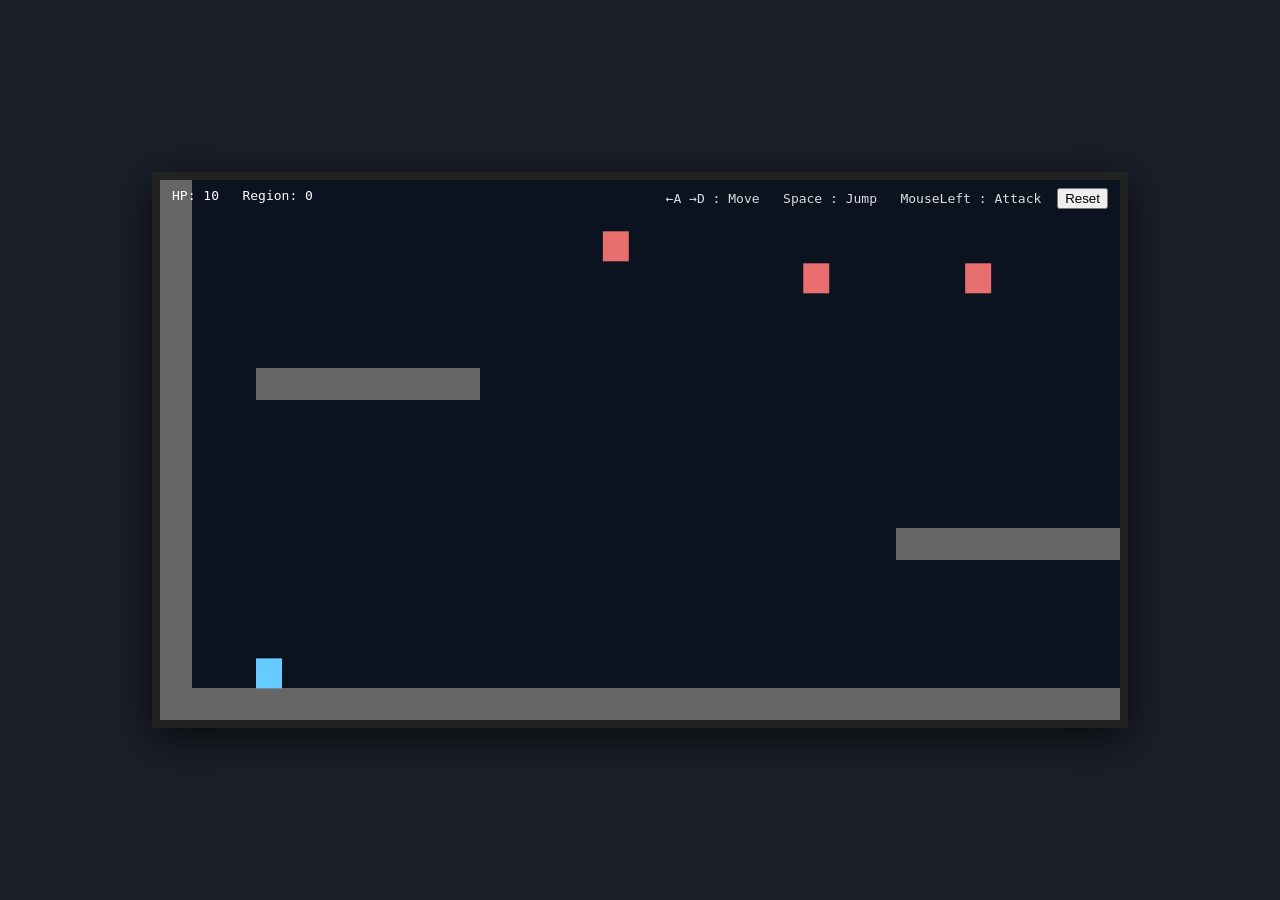
<file: openplayground/games/roguelike.html>
<!doctype html>
<html lang="ko">
<head>
<meta charset="utf-8" />
<meta name="viewport" content="width=device-width,initial-scale=1" />
<title>메트로바니아 플랫폼 게임 (Space 점프 / 마우스 공격)</title>
<style>
  html,body{height:100%;margin:0;background:#1b1f2a;display:flex;align-items:center;justify-content:center}
  #wrapper{width:960px;height:540px;background:#0b0d12;position:relative;border:8px solid #222;box-shadow:0 10px 40px rgba(0,0,0,0.7)}
  canvas{display:block}
  #hud{position:absolute;left:12px;top:8px;color:#fff;font-family:monospace}
  #controls{position:absolute;right:12px;top:8px;color:#ddd;font-family:monospace;font-size:13px}
  button{margin-left:8px}
</style>
</head>
<body>
<div id="wrapper">
  <canvas id="game" width="960" height="540"></canvas>
  <div id="hud">HP: <span id="hp">10</span> &nbsp; Region: <span id="region">0</span></div>
  <div id="controls">←A →D : Move  &nbsp; Space : Jump &nbsp; MouseLeft : Attack <button id="reset">Reset</button></div>
</div>
<script>
const canvas = document.getElementById('game');
const ctx = canvas.getContext('2d');
const W = canvas.width, H = canvas.height;
const hpEl = document.getElementById('hp');
const regionEl = document.getElementById('region');
const resetBtn = document.getElementById('reset');

const TILE = 32;
const MAP_W = 40;
const MAP_H = 24;

let regionId = 0;
let map, player, enemies, doors;

const keys = {};
window.addEventListener('keydown', e=>{ keys[e.key.toLowerCase()] = true; });
window.addEventListener('keyup', e=>{ keys[e.key.toLowerCase()] = false; });
let mouseDown = false;
window.addEventListener('mousedown', e=>{ if(e.button===0) mouseDown = true; });
window.addEventListener('mouseup', e=>{ if(e.button===0) mouseDown = false; });

resetBtn.addEventListener('click', ()=> initGame());

function randInt(a,b){ return Math.floor(Math.random()*(b-a+1))+a; }
function clamp(v,a,b){ return Math.max(a, Math.min(b, v)); }

function createEmptyMap(w,h){ const a=[]; for(let y=0;y<h;y++){ a[y]=[]; for(let x=0;x<w;x++) a[y][x]=0; } return a; }

function generateRegion(id){
  const m=createEmptyMap(MAP_W,MAP_H);
  for(let x=0;x<MAP_W;x++) m[MAP_H-1][x]=1;
  for(let y=0;y<MAP_H;y++){ m[y][0]=1; m[y][MAP_W-1]=1; }
  const platCount=8;
  for(let i=0;i<platCount;i++){
    const pw=randInt(3,10),px=randInt(2,MAP_W-2-pw),py=randInt(3,MAP_H-6);
    for(let x=px;x<px+pw;x++) m[py][x]=1;
  }
  doors=[]; const dnum=randInt(1,3);
  for(let i=0;i<dnum;i++){
    const side=(i%2===0)?'left':'right'; const y=randInt(3,MAP_H-4); const x=(side==='left')?1:MAP_W-2;
    m[y][x]=2; doors.push({x,y});
  }
  return m;
}

function findFloor(tx){ for(let y=0;y<MAP_H;y++){ if(map[y][tx]===1) return y; } return MAP_H-2; }

function initEntities(){
  player={x:3*TILE,y:(MAP_H-3)*TILE,vx:0,vy:0,w:26,h:30,onGround:false,hp:10,facing:1,atkCD:0};
  enemies=[];
  for(let i=0;i<5;i++){
    const ex=randInt(6,MAP_W-6); const ey=findFloor(ex)-1;
    enemies.push({x:ex*TILE,y:ey*TILE,w:26,h:30,vx:(Math.random()<0.5?1:-1)*0.6,hp:3});
  }
}

function tileAt(tx,ty){ if(tx<0||tx>=MAP_W||ty<0||ty>=MAP_H)return 1; return map[ty][tx]; }

function rectTileCollision(ax,ay,aw,ah){
  const left=Math.floor(ax/TILE), right=Math.floor((ax+aw-1)/TILE);
  const top=Math.floor(ay/TILE), bottom=Math.floor((ay+ah-1)/TILE);
  let c=[];
  for(let ty=top;ty<=bottom;ty++)for(let tx=left;tx<=right;tx++){ const t=tileAt(tx,ty); if(t===1||t===2)c.push({tx,ty,t}); }
  return c;
}

function initGame(){ map=generateRegion(regionId); initEntities(); hpEl.textContent=player.hp; regionEl.textContent=regionId; }

function aabb(a,b){return !(a.x+a.w<b.x||a.x>b.x+b.w||a.y+a.h<b.y||a.y>b.y+b.h);}

function update(dt){
  let move=0;
  if(keys['arrowleft']||keys['a']){move=-1;player.facing=-1;}
  if(keys['arrowright']||keys['d']){move=1;player.facing=1;}
  const spd=180;
  player.vx=move*spd;

  const jump=keys[' '] || keys['space'];
  if(jump && player.onGround){ player.vy=-460; player.onGround=false; }

  const GRAV=1300;
  player.vy+=GRAV*dt;

  let nx=player.x+player.vx*dt; let ny=player.y+player.vy*dt;

  // X축 충돌 처리
  let hc=rectTileCollision(nx,player.y,player.w,player.h);
  if(hc.length>0){
    if(player.vx>0) nx=Math.floor((player.x+player.w)/TILE)*TILE-player.w-0.01;
    else if(player.vx<0) nx=(Math.floor(player.x/TILE)+1)*TILE+0.01;
    player.vx=0;
  }

  // Y축 충돌 처리
  let vc=rectTileCollision(nx,ny,player.w,player.h);
  player.onGround=false;
  if(vc.length>0){
    for(const c of vc){
      const ty=c.ty*TILE;
      if(player.vy>0){ ny=ty-player.h; player.vy=0; player.onGround=true; break; }
      else if(player.vy<0){ ny=ty+TILE; player.vy=0; }
    }
  }

  player.x=nx; player.y=ny;

  const cx=Math.floor((player.x+player.w/2)/TILE);
  const cy=Math.floor((player.y+player.h/2)/TILE);
  if(tileAt(cx,cy)===2){ regionId++; map=generateRegion(regionId); initEntities(); }

  if(mouseDown && player.atkCD<=0){
    player.atkCD=0.4;
    for(const e of enemies){ if(aabb(player,e)){ e.hp-=1; if(e.hp<=0)e.x=-999; } }
  }
  if(player.atkCD>0) player.atkCD-=dt;

  for(const e of enemies){
    if(e.hp<=0)continue;
    e.y+=200*dt;
    e.x+=e.vx*dt*60;
    const tx=Math.floor((e.x+e.w/2)/TILE);
    if(tileAt(tx+Math.sign(e.vx),Math.floor((e.y+e.h)/TILE))===0) e.vx*=-1;
    if(aabb(player,e)){ player.hp-=1; hpEl.textContent=player.hp; if(player.hp<=0){alert('죽었습니다.');regionId=0;initGame();} }
  }
}

function render(){
  const camX=clamp(player.x+player.w/2-W/2,0,MAP_W*TILE-W);
  const camY=clamp(player.y+player.h/2-H/2,0,MAP_H*TILE-H);
  ctx.clearRect(0,0,W,H);
  ctx.fillStyle='#0b1220'; ctx.fillRect(0,0,W,H);

  for(let y=0;y<MAP_H;y++)for(let x=0;x<MAP_W;x++){
    const t=map[y][x]; const sx=x*TILE-camX,sy=y*TILE-camY;
    if(t===1){ctx.fillStyle='#666';ctx.fillRect(sx,sy,TILE,TILE);} else if(t===2){ctx.fillStyle='#fc6';ctx.fillRect(sx,sy,TILE,TILE);} }

  for(const e of enemies){ if(e.hp<=0)continue; ctx.fillStyle='#e86d6d'; ctx.fillRect(e.x-camX,e.y-camY,e.w,e.h); }
  ctx.fillStyle='#66ccff'; ctx.fillRect(player.x-camX,player.y-camY,player.w,player.h);
}

let last=performance.now();
function loop(t){ const dt=Math.min(0.05,(t-last)/1000); update(dt); render(); last=t; requestAnimationFrame(loop); }
initGame(); requestAnimationFrame(loop);
</script>
</body>
</html>
</file>
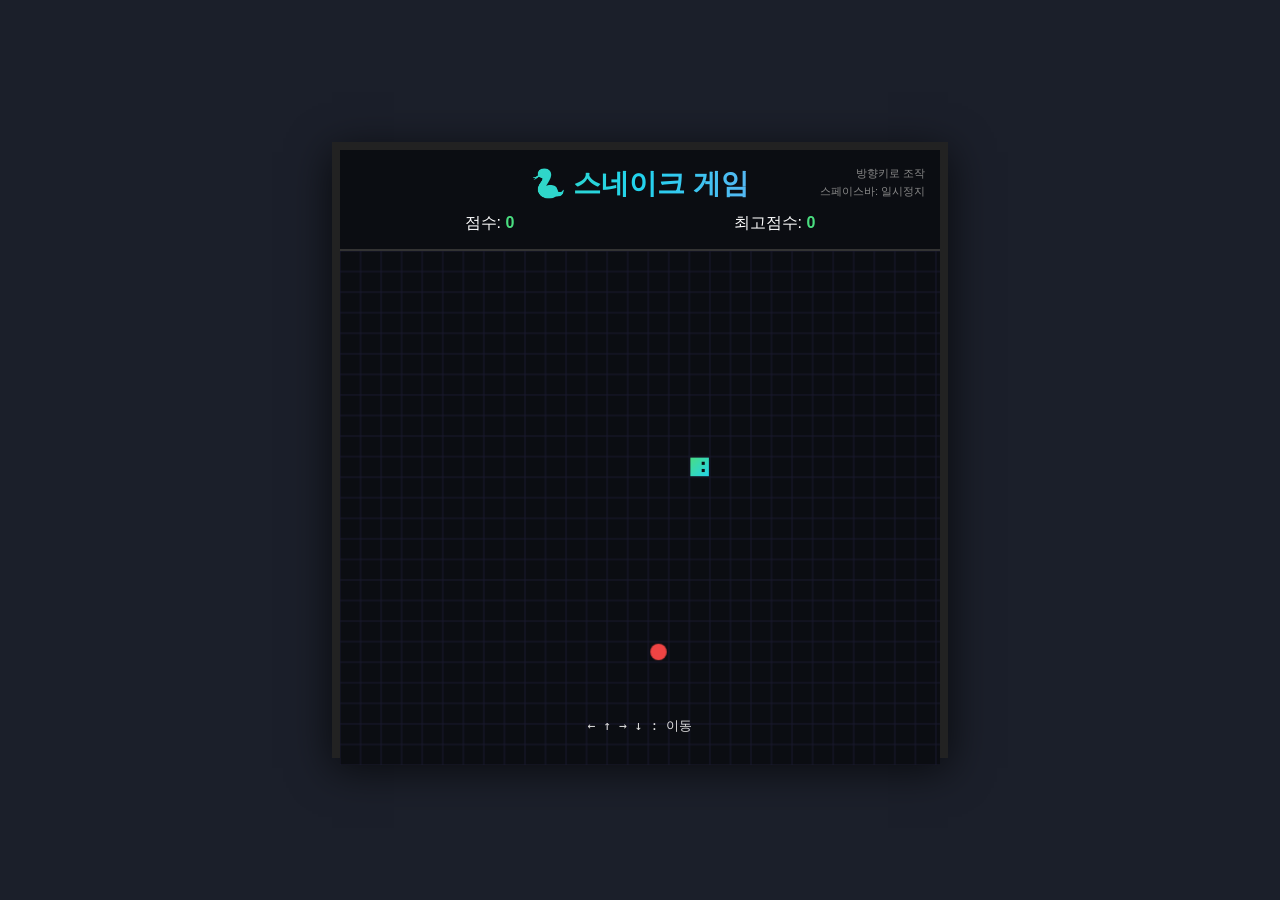
<file: openplayground/games/snake.html>
<!doctype html>
<html lang="ko">
<head>
<meta charset="utf-8" />
<meta name="viewport" content="width=device-width,initial-scale=1" />
<title>스네이크 게임</title>
<style>
  html,body{height:100%;margin:0;background:#1b1f2a;display:flex;align-items:center;justify-content:center;font-family:'Segoe UI',Tahoma,Geneva,Verdana,sans-serif}
  #wrapper{width:600px;height:600px;background:#0b0d12;position:relative;border:8px solid #222;box-shadow:0 10px 40px rgba(0,0,0,0.7);display:flex;flex-direction:column}
  #header{color:#fff;padding:15px;text-align:center;border-bottom:2px solid #333}
  #header h1{margin:0;font-size:28px;background:linear-gradient(90deg,#4ade80,#22d3ee,#a78bfa);-webkit-background-clip:text;-webkit-text-fill-color:transparent;background-clip:text}
  #score-board{display:flex;justify-content:space-around;margin-top:10px;font-size:16px}
  #score-board span{color:#4ade80;font-weight:bold}
  #high-score{color:#22d3ee}
  canvas{display:block;flex:1;cursor:none}
  #controls{position:absolute;bottom:15px;left:50%;transform:translateX(-50%);color:#ddd;font-family:monospace;font-size:13px;text-align:center}
  #game-over{position:absolute;top:50%;left:50%;transform:translate(-50%,-50%);background:rgba(11,13,18,0.95);padding:30px;border-radius:10px;border:2px solid #4ade80;text-align:center;display:none;z-index:10}
  #game-over h2{color:#4ade80;margin:0 0 15px 0;font-size:32px}
  #game-over p{color:#fff;margin:10px 0;font-size:18px}
  #game-over button{background:linear-gradient(135deg,#4ade80,#22d3ee);border:none;padding:12px 30px;font-size:16px;color:#0b0d12;font-weight:bold;border-radius:5px;cursor:pointer;margin-top:15px;transition:transform 0.2s}
  #game-over button:hover{transform:scale(1.05)}
  #game-over button:active{transform:scale(0.95)}
  #instructions{position:absolute;top:15px;right:15px;color:#888;font-size:11px;text-align:right;line-height:1.6}
</style>
</head>
<body>
<div id="wrapper">
  <div id="header">
    <h1>🐍 스네이크 게임</h1>
    <div id="score-board">
      <div>점수: <span id="score">0</span></div>
      <div>최고점수: <span id="high-score">0</span></div>
    </div>
  </div>
  <canvas id="game" width="584" height="500"></canvas>
  <div id="instructions">방향키로 조작<br/>스페이스바: 일시정지</div>
  <div id="controls">← ↑ → ↓ : 이동</div>
  <div id="game-over">
    <h2>게임 오버!</h2>
    <p>최종 점수: <span id="final-score">0</span></p>
    <p id="new-record" style="color:#4ade80;display:none">🎉 새로운 최고 기록!</p>
    <button id="restart-btn">다시 시작</button>
  </div>
</div>
<script>
const canvas = document.getElementById('game');
const ctx = canvas.getContext('2d');
const W = canvas.width, H = canvas.height;
const scoreEl = document.getElementById('score');
const highScoreEl = document.getElementById('high-score');
const finalScoreEl = document.getElementById('final-score');
const gameOverEl = document.getElementById('game-over');
const restartBtn = document.getElementById('restart-btn');
const newRecordEl = document.getElementById('new-record');

const GRID_SIZE = 20;
const GRID_WIDTH = Math.floor(W / GRID_SIZE);
const GRID_HEIGHT = Math.floor(H / GRID_SIZE);

let snake = [{x: 10, y: 10}];
let direction = {x: 1, y: 0};
let nextDirection = {x: 1, y: 0};
let food = {x: 15, y: 15};
let score = 0;
let highScore = localStorage.getItem('snakeHighScore') || 0;
let gameRunning = true;
let paused = false;
let gameLoop;

highScoreEl.textContent = highScore;

const keys = {};
window.addEventListener('keydown', e => {
  const key = e.key.toLowerCase();
  keys[key] = true;
  
  if (key === ' ') {
    paused = !paused;
    if (!paused && gameRunning) {
      gameLoop();
    }
    return;
  }
  
  if (!paused && gameRunning) {
    if (key === 'arrowup' || key === 'w') {
      if (direction.y === 0) nextDirection = {x: 0, y: -1};
    } else if (key === 'arrowdown' || key === 's') {
      if (direction.y === 0) nextDirection = {x: 0, y: 1};
    } else if (key === 'arrowleft' || key === 'a') {
      if (direction.x === 0) nextDirection = {x: -1, y: 0};
    } else if (key === 'arrowright' || key === 'd') {
      if (direction.x === 0) nextDirection = {x: 1, y: 0};
    }
  }
});

restartBtn.addEventListener('click', () => {
  initGame();
  gameOverEl.style.display = 'none';
});

function randomFood() {
  food = {
    x: Math.floor(Math.random() * GRID_WIDTH),
    y: Math.floor(Math.random() * GRID_HEIGHT)
  };
  // 음식이 뱀 몸체 위에 생성되지 않도록 확인
  for (const segment of snake) {
    if (segment.x === food.x && segment.y === food.y) {
      randomFood();
      return;
    }
  }
}

function initGame() {
  snake = [{x: 10, y: 10}];
  direction = {x: 1, y: 0};
  nextDirection = {x: 1, y: 0};
  score = 0;
  gameRunning = true;
  paused = false;
  scoreEl.textContent = score;
  randomFood();
  render();
}

function update() {
  if (!gameRunning || paused) return;
  
  direction = {...nextDirection};
  
  const head = {
    x: snake[0].x + direction.x,
    y: snake[0].y + direction.y
  };
  
  // 벽 충돌 체크
  if (head.x < 0 || head.x >= GRID_WIDTH || head.y < 0 || head.y >= GRID_HEIGHT) {
    gameOver();
    return;
  }
  
  // 자기 자신과 충돌 체크
  for (const segment of snake) {
    if (head.x === segment.x && head.y === segment.y) {
      gameOver();
      return;
    }
  }
  
  snake.unshift(head);
  
  // 음식 먹기
  if (head.x === food.x && head.y === food.y) {
    score += 10;
    scoreEl.textContent = score;
    randomFood();
  } else {
    snake.pop();
  }
}

function gameOver() {
  gameRunning = false;
  finalScoreEl.textContent = score;
  
  if (score > highScore) {
    highScore = score;
    localStorage.setItem('snakeHighScore', highScore);
    highScoreEl.textContent = highScore;
    newRecordEl.style.display = 'block';
  } else {
    newRecordEl.style.display = 'none';
  }
  
  gameOverEl.style.display = 'block';
}

function render() {
  // 배경
  ctx.fillStyle = '#0b0d12';
  ctx.fillRect(0, 0, W, H);
  
  // 그리드 (옵션)
  ctx.strokeStyle = '#1a1a2e';
  ctx.lineWidth = 1;
  for (let x = 0; x <= GRID_WIDTH; x++) {
    ctx.beginPath();
    ctx.moveTo(x * GRID_SIZE, 0);
    ctx.lineTo(x * GRID_SIZE, H);
    ctx.stroke();
  }
  for (let y = 0; y <= GRID_HEIGHT; y++) {
    ctx.beginPath();
    ctx.moveTo(0, y * GRID_SIZE);
    ctx.lineTo(W, y * GRID_SIZE);
    ctx.stroke();
  }
  
  // 음식
  ctx.fillStyle = '#ef4444';
  ctx.beginPath();
  ctx.arc(
    food.x * GRID_SIZE + GRID_SIZE / 2,
    food.y * GRID_SIZE + GRID_SIZE / 2,
    GRID_SIZE / 2 - 2,
    0,
    Math.PI * 2
  );
  ctx.fill();
  
  // 뱀
  snake.forEach((segment, index) => {
    const x = segment.x * GRID_SIZE;
    const y = segment.y * GRID_SIZE;
    
    if (index === 0) {
      // 머리
      const gradient = ctx.createLinearGradient(x, y, x + GRID_SIZE, y + GRID_SIZE);
      gradient.addColorStop(0, '#4ade80');
      gradient.addColorStop(1, '#22d3ee');
      ctx.fillStyle = gradient;
    } else {
      // 몸체
      const intensity = 1 - (index / snake.length) * 0.5;
      ctx.fillStyle = `rgba(74, 222, 128, ${intensity})`;
    }
    
    ctx.fillRect(x + 1, y + 1, GRID_SIZE - 2, GRID_SIZE - 2);
    
    // 머리에 눈 추가
    if (index === 0) {
      ctx.fillStyle = '#0b0d12';
      const eyeSize = 3;
      const eyeOffset = 5;
      if (direction.x === 1) {
        ctx.fillRect(x + GRID_SIZE - eyeOffset - eyeSize, y + eyeOffset, eyeSize, eyeSize);
        ctx.fillRect(x + GRID_SIZE - eyeOffset - eyeSize, y + GRID_SIZE - eyeOffset - eyeSize, eyeSize, eyeSize);
      } else if (direction.x === -1) {
        ctx.fillRect(x + eyeOffset, y + eyeOffset, eyeSize, eyeSize);
        ctx.fillRect(x + eyeOffset, y + GRID_SIZE - eyeOffset - eyeSize, eyeSize, eyeSize);
      } else if (direction.y === -1) {
        ctx.fillRect(x + eyeOffset, y + eyeOffset, eyeSize, eyeSize);
        ctx.fillRect(x + GRID_SIZE - eyeOffset - eyeSize, y + eyeOffset, eyeSize, eyeSize);
      } else if (direction.y === 1) {
        ctx.fillRect(x + eyeOffset, y + GRID_SIZE - eyeOffset - eyeSize, eyeSize, eyeSize);
        ctx.fillRect(x + GRID_SIZE - eyeOffset - eyeSize, y + GRID_SIZE - eyeOffset - eyeSize, eyeSize, eyeSize);
      }
    }
  });
  
  // 일시정지 표시
  if (paused && gameRunning) {
    ctx.fillStyle = 'rgba(0, 0, 0, 0.7)';
    ctx.fillRect(0, 0, W, H);
    ctx.fillStyle = '#fff';
    ctx.font = 'bold 32px sans-serif';
    ctx.textAlign = 'center';
    ctx.fillText('일시정지', W / 2, H / 2);
  }
}

function loop() {
  update();
  render();
  if (gameRunning && !paused) {
    setTimeout(() => {
      gameLoop = requestAnimationFrame(loop);
    }, 150);
  }
}

initGame();
gameLoop = requestAnimationFrame(loop);
</script>
</body>
</html>
</file>
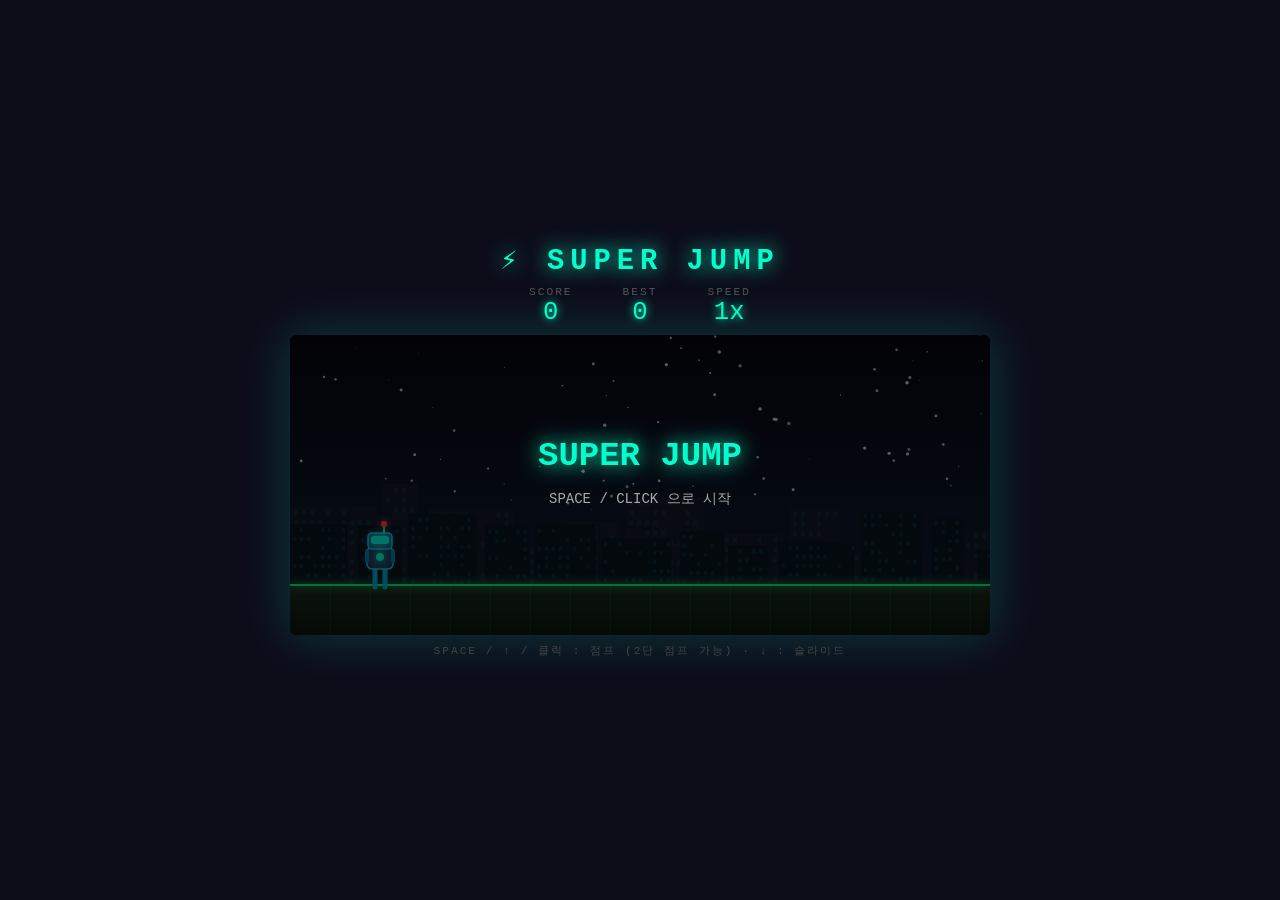
<file: openplayground/games/superjump.html>
<!DOCTYPE html>
<html lang="ko">
<head>
  <meta charset="UTF-8">
  <title>Super Jump</title>
  <style>
    * { margin: 0; padding: 0; box-sizing: border-box; }
    body {
      background: #0d0d1a;
      display: flex;
      flex-direction: column;
      align-items: center;
      justify-content: center;
      height: 100vh;
      font-family: 'Courier New', monospace;
      overflow: hidden;
      user-select: none;
    }
    h1 {
      color: #00ffcc;
      font-size: 1.8rem;
      letter-spacing: 6px;
      margin-bottom: 8px;
      text-shadow: 0 0 20px #00ffcc;
    }
    #hud {
      display: flex;
      gap: 50px;
      margin-bottom: 8px;
      color: #fff;
      font-size: 0.9rem;
    }
    .hud-item { text-align: center; }
    .hud-label { color: #555; font-size: 0.7rem; letter-spacing: 2px; }
    .hud-val { font-size: 1.6rem; color: #00ffcc; text-shadow: 0 0 8px #00ffcc; }
    canvas { border-radius: 6px; box-shadow: 0 0 50px rgba(0,255,204,0.2); }
    #info { color: #444; font-size: 0.7rem; margin-top: 8px; letter-spacing: 2px; }
  </style>
</head>
<body>
  <h1>⚡ SUPER JUMP</h1>
  <div id="hud">
    <div class="hud-item"><div class="hud-label">SCORE</div><div class="hud-val" id="h-score">0</div></div>
    <div class="hud-item"><div class="hud-label">BEST</div><div class="hud-val" id="h-best">0</div></div>
    <div class="hud-item"><div class="hud-label">SPEED</div><div class="hud-val" id="h-speed">1x</div></div>
  </div>
  <canvas id="gc"></canvas>
  <div id="info">SPACE / ↑ / 클릭 : 점프 (2단 점프 가능) · ↓ : 슬라이드</div>

<script>
const canvas = document.getElementById('gc');
const ctx = canvas.getContext('2d');
const W = 700, H = 300;
canvas.width = W; canvas.height = H;

const GROUND = H - 50;
const GRAVITY = 0.55;
const JUMP_FORCE = -13;
const JUMP2_FORCE = -11;

let score = 0, best = +localStorage.getItem('sj_best') || 0;
let gameSpeed = 5;
let frame = 0;
let state = 'waiting'; // waiting, playing, dead

// ─── Background layers ───────────────────────────────────────────
const bgLayers = [
  { stars: [], speed: 0.2 },
  { buildings: [], speed: 0.6 },
  { buildings: [], speed: 1.2 },
];

function initBg() {
  bgLayers[0].stars = Array.from({length: 80}, () => ({
    x: Math.random() * W, y: Math.random() * GROUND * 0.7,
    r: Math.random() * 1.5 + 0.3, a: Math.random()
  }));
  for (let li = 1; li <= 2; li++) {
    bgLayers[li].buildings = [];
    let bx = 0;
    while (bx < W + 200) {
      const bw = 30 + Math.random() * 60;
      const bh = 30 + Math.random() * (li === 1 ? 80 : 50);
      bgLayers[li].buildings.push({ x: bx, w: bw, h: bh });
      bx += bw + 4 + Math.random() * 10;
    }
  }
}
initBg();

function drawBg() {
  // Sky gradient
  const sky = ctx.createLinearGradient(0, 0, 0, GROUND);
  sky.addColorStop(0, '#06060f');
  sky.addColorStop(1, '#0d1a2e');
  ctx.fillStyle = sky;
  ctx.fillRect(0, 0, W, GROUND);

  // Stars
  bgLayers[0].stars.forEach(s => {
    s.a += 0.01;
    ctx.globalAlpha = 0.4 + Math.sin(s.a) * 0.4;
    ctx.fillStyle = '#fff';
    ctx.beginPath();
    ctx.arc(s.x, s.y, s.r, 0, Math.PI * 2);
    ctx.fill();
  });
  ctx.globalAlpha = 1;

  // Far buildings (dark)
  bgLayers[1].buildings.forEach(b => {
    ctx.fillStyle = '#111827';
    ctx.fillRect(b.x, GROUND - b.h, b.w, b.h);
    // windows
    ctx.fillStyle = 'rgba(0,255,204,0.08)';
    for (let wy = GROUND - b.h + 4; wy < GROUND - 4; wy += 10)
      for (let wx = b.x + 4; wx < b.x + b.w - 4; wx += 8)
        if (Math.random() > 0.4) ctx.fillRect(wx, wy, 4, 5);
  });

  // Near buildings
  bgLayers[2].buildings.forEach(b => {
    ctx.fillStyle = '#0a1520';
    ctx.fillRect(b.x, GROUND - b.h, b.w, b.h);
    ctx.fillStyle = 'rgba(0,200,255,0.12)';
    for (let wy = GROUND - b.h + 4; wy < GROUND - 4; wy += 9)
      for (let wx = b.x + 3; wx < b.x + b.w - 3; wx += 7)
        if (Math.random() > 0.5) ctx.fillRect(wx, wy, 3, 4);
  });

  // Ground
  const gr = ctx.createLinearGradient(0, GROUND, 0, H);
  gr.addColorStop(0, '#1a2a1a');
  gr.addColorStop(1, '#0a150a');
  ctx.fillStyle = gr;
  ctx.fillRect(0, GROUND, W, H - GROUND);

  // Ground grid lines
  ctx.strokeStyle = 'rgba(0,255,100,0.12)';
  ctx.lineWidth = 1;
  for (let gx = (frame * gameSpeed * 0.5 % 40); gx < W; gx += 40) {
    ctx.beginPath(); ctx.moveTo(gx, GROUND); ctx.lineTo(gx, H); ctx.stroke();
  }
  // Neon ground line
  ctx.strokeStyle = '#00ff88';
  ctx.lineWidth = 2;
  ctx.shadowColor = '#00ff88';
  ctx.shadowBlur = 8;
  ctx.beginPath(); ctx.moveTo(0, GROUND); ctx.lineTo(W, GROUND); ctx.stroke();
  ctx.shadowBlur = 0;
}

function scrollBg() {
  if (state !== 'playing') return;
  bgLayers[1].buildings.forEach(b => {
    b.x -= gameSpeed * bgLayers[1].speed;
    if (b.x + b.w < -10) b.x = W + Math.random() * 100;
  });
  bgLayers[2].buildings.forEach(b => {
    b.x -= gameSpeed * bgLayers[2].speed;
    if (b.x + b.w < -10) b.x = W + Math.random() * 60;
  });
}

// ─── Robot ───────────────────────────────────────────────────────
const robot = {
  x: 90, y: GROUND,
  vy: 0, jumps: 0,
  sliding: false, slideTimer: 0,
  dead: false,
  legAngle: 0, armAngle: 0,
  trail: [],

  get top() { return this.sliding ? this.y - 22 : this.y - 52; },
  get bottom() { return this.y; },
  get left() { return this.x - 14; },
  get right() { return this.x + 14; },

  jump() {
    if (this.sliding) return;
    if (this.jumps === 0) {
      this.vy = JUMP_FORCE;
      this.jumps = 1;
      spawnJumpFx(this.x, this.y);
    } else if (this.jumps === 1) {
      this.vy = JUMP2_FORCE;
      this.jumps = 2;
      spawnJumpFx(this.x, this.y - 20);
    }
  },

  slide() {
    if (this.jumps > 0) return;
    this.sliding = true;
    this.slideTimer = 40;
  },

  update() {
    if (this.dead) {
      this.vy += GRAVITY * 0.5;
      this.y += this.vy;
      return;
    }
    // Gravity
    this.vy += GRAVITY;
    this.y += this.vy;
    if (this.y >= GROUND) {
      this.y = GROUND;
      this.vy = 0;
      this.jumps = 0;
    }
    // Slide
    if (this.sliding) {
      this.slideTimer--;
      if (this.slideTimer <= 0) this.sliding = false;
    }
    // Animate
    const onGround = this.y >= GROUND;
    if (onGround) {
      this.legAngle = Math.sin(frame * 0.25) * 35;
      this.armAngle = Math.sin(frame * 0.25 + Math.PI) * 25;
    }
    // Trail
    this.trail.push({ x: this.x, y: this.y, sliding: this.sliding });
    if (this.trail.length > 8) this.trail.shift();
  },

  draw() {
    const sx = this.x, sy = this.y;
    const sl = this.sliding;

    // Ghost trail
    this.trail.forEach((t, i) => {
      ctx.globalAlpha = (i / this.trail.length) * 0.18;
      drawRobotShape(t.x, t.y, t.sliding, '#00ffcc');
    });
    ctx.globalAlpha = 1;

    // Main robot
    drawRobotShape(sx, sy, sl, null);
  }
};

function drawRobotShape(sx, sy, sl, tint) {
  ctx.save();
  if (tint) { ctx.fillStyle = tint; ctx.strokeStyle = tint; }

  const la = robot.legAngle * Math.PI / 180;
  const aa = robot.armAngle * Math.PI / 180;

  if (sl) {
    // ── Sliding pose ──
    // Body
    ctx.fillStyle = tint || '#2a4a6a';
    ctx.strokeStyle = tint || '#00ccff';
    ctx.lineWidth = 1.5;
    // torso horizontal
    roundRect(ctx, sx - 20, sy - 22, 38, 14, 4);
    ctx.fill(); ctx.stroke();
    // head on right
    ctx.fillStyle = tint || '#1e3a5a';
    roundRect(ctx, sx + 10, sy - 28, 16, 14, 3);
    ctx.fill(); ctx.stroke();
    // visor
    if (!tint) {
      ctx.fillStyle = '#00ffcc';
      ctx.shadowColor = '#00ffcc';
      ctx.shadowBlur = 6;
      roundRect(ctx, sx + 12, sy - 26, 10, 6, 2);
      ctx.fill();
      ctx.shadowBlur = 0;
    }
    // legs back
    ctx.fillStyle = tint || '#1a3a5a';
    ctx.fillRect(sx - 18, sy - 10, 6, 10);
    ctx.fillRect(sx - 8, sy - 10, 6, 10);
  } else {
    // ── Running pose ──
    const legLen = 16, legOff = 8;

    // Legs
    ctx.strokeStyle = tint || '#00aacc';
    ctx.lineWidth = 5;
    ctx.lineCap = 'round';
    // Left leg
    ctx.beginPath();
    ctx.moveTo(sx - 5, sy - 14);
    ctx.lineTo(sx - 5 - Math.sin(la) * legLen, sy - 14 + Math.cos(la) * legLen);
    ctx.stroke();
    // Right leg
    ctx.beginPath();
    ctx.moveTo(sx + 5, sy - 14);
    ctx.lineTo(sx + 5 + Math.sin(la) * legLen, sy - 14 + Math.cos(la) * legLen);
    ctx.stroke();

    // Torso
    ctx.fillStyle = tint || '#1e3a5a';
    ctx.strokeStyle = tint || '#00ccff';
    ctx.lineWidth = 1.5;
    roundRect(ctx, sx - 13, sy - 38, 26, 22, 5);
    ctx.fill(); ctx.stroke();

    // Chest light
    if (!tint) {
      ctx.fillStyle = '#00ffcc';
      ctx.shadowColor = '#00ffcc';
      ctx.shadowBlur = 8;
      ctx.beginPath(); ctx.arc(sx, sy - 28, 4, 0, Math.PI * 2); ctx.fill();
      ctx.shadowBlur = 0;
    }

    // Arms
    ctx.strokeStyle = tint || '#0088aa';
    ctx.lineWidth = 4;
    ctx.beginPath();
    ctx.moveTo(sx - 13, sy - 34);
    ctx.lineTo(sx - 13 - Math.sin(aa) * 10, sy - 34 + Math.cos(aa) * 10);
    ctx.stroke();
    ctx.beginPath();
    ctx.moveTo(sx + 13, sy - 34);
    ctx.lineTo(sx + 13 + Math.sin(aa) * 10, sy - 34 + Math.cos(aa) * 10);
    ctx.stroke();

    // Head
    ctx.fillStyle = tint || '#2a5070';
    ctx.strokeStyle = tint || '#00ccff';
    ctx.lineWidth = 1.5;
    roundRect(ctx, sx - 12, sy - 52, 24, 16, 4);
    ctx.fill(); ctx.stroke();

    // Visor
    if (!tint) {
      ctx.fillStyle = '#00ffee';
      ctx.shadowColor = '#00ffee';
      ctx.shadowBlur = 10;
      roundRect(ctx, sx - 9, sy - 49, 18, 8, 3);
      ctx.fill();
      ctx.shadowBlur = 0;

      // Antenna
      ctx.strokeStyle = '#00ffcc';
      ctx.lineWidth = 2;
      ctx.beginPath();
      ctx.moveTo(sx + 4, sy - 52);
      ctx.lineTo(sx + 4, sy - 60);
      ctx.stroke();
      ctx.fillStyle = '#ff4444';
      ctx.shadowColor = '#ff4444';
      ctx.shadowBlur = 6;
      ctx.beginPath(); ctx.arc(sx + 4, sy - 61, 3, 0, Math.PI * 2); ctx.fill();
      ctx.shadowBlur = 0;

      // Engine glow at feet
      if (robot.jumps > 0) {
        ctx.fillStyle = 'rgba(0,200,255,0.3)';
        ctx.shadowColor = '#00ccff';
        ctx.shadowBlur = 12;
        ctx.beginPath();
        ctx.ellipse(sx, sy, 14, 5, 0, 0, Math.PI * 2);
        ctx.fill();
        ctx.shadowBlur = 0;
      }
    }
  }
  ctx.restore();
}

function roundRect(ctx, x, y, w, h, r) {
  ctx.beginPath();
  ctx.roundRect(x, y, w, h, r);
}

// ─── Obstacles ───────────────────────────────────────────────────
let obstacles = [];
let obstTimer = 0;
let obstInterval = 90;

const OBST_TYPES = [
  { id: 'spike',  w: 28, h: 36, color: '#ff4444', glow: '#ff0000' },
  { id: 'wall',   w: 20, h: 48, color: '#cc6600', glow: '#ff8800' },
  { id: 'box',    w: 32, h: 32, color: '#8844aa', glow: '#cc44ff' },
  { id: 'drone',  w: 36, h: 20, color: '#ff2266', glow: '#ff0044', fly: true },
  { id: 'fence',  w: 14, h: 56, color: '#44aaff', glow: '#0088ff' },
];

function spawnObstacle() {
  const pool = OBST_TYPES.filter(t => score > 200 || !t.fly);
  const def = pool[Math.floor(Math.random() * pool.length)];
  const flyH = def.fly ? 28 + Math.random() * 10 : 0;
  obstacles.push({
    ...def,
    x: W + 20,
    groundY: GROUND - (def.fly ? flyH : 0),
    get y() { return this.groundY - this.h; },
  });
}

function drawObstacle(o) {
  ctx.save();
  ctx.shadowColor = o.glow;
  ctx.shadowBlur = 14;

  if (o.id === 'spike') {
    ctx.fillStyle = o.color;
    // Base
    ctx.fillRect(o.x, GROUND - 10, o.w, 10);
    // Spikes
    const ns = 3, sw = o.w / ns;
    for (let i = 0; i < ns; i++) {
      ctx.beginPath();
      ctx.moveTo(o.x + i * sw, GROUND - 10);
      ctx.lineTo(o.x + i * sw + sw / 2, GROUND - o.h);
      ctx.lineTo(o.x + i * sw + sw, GROUND - 10);
      ctx.closePath();
      ctx.fill();
    }
  } else if (o.id === 'drone') {
    const cy = o.y + o.h / 2;
    const cx = o.x + o.w / 2;
    // Body
    ctx.fillStyle = o.color;
    roundRect(ctx, o.x + 6, cy - 6, o.w - 12, 12, 4);
    ctx.fill();
    // Rotors
    ctx.strokeStyle = o.color;
    ctx.lineWidth = 2;
    const rot = frame * 0.3;
    for (let side of [-1, 1]) {
      const rx = cx + side * (o.w / 2 - 4);
      ctx.beginPath();
      ctx.ellipse(rx, cy - 4, 8, 3, rot, 0, Math.PI * 2);
      ctx.stroke();
    }
    // Light blink
    if (frame % 30 < 15) {
      ctx.fillStyle = '#ff0';
      ctx.beginPath(); ctx.arc(cx, cy, 3, 0, Math.PI * 2); ctx.fill();
    }
    // Beam
    ctx.fillStyle = 'rgba(255,50,100,0.12)';
    ctx.beginPath();
    ctx.moveTo(o.x + 6, cy + 6);
    ctx.lineTo(o.x + 16, GROUND);
    ctx.lineTo(o.x + o.w - 16, GROUND);
    ctx.lineTo(o.x + o.w - 6, cy + 6);
    ctx.closePath();
    ctx.fill();
  } else if (o.id === 'wall') {
    ctx.fillStyle = o.color;
    ctx.fillRect(o.x, GROUND - o.h, o.w, o.h);
    // Brick lines
    ctx.strokeStyle = o.glow + '44';
    ctx.lineWidth = 1;
    for (let wy = GROUND - o.h; wy < GROUND; wy += 10) {
      ctx.beginPath(); ctx.moveTo(o.x, wy); ctx.lineTo(o.x + o.w, wy); ctx.stroke();
    }
  } else if (o.id === 'box') {
    ctx.fillStyle = o.color;
    ctx.fillRect(o.x, GROUND - o.h, o.w, o.h);
    ctx.strokeStyle = o.glow;
    ctx.lineWidth = 1.5;
    ctx.strokeRect(o.x, GROUND - o.h, o.w, o.h);
    ctx.beginPath();
    ctx.moveTo(o.x, GROUND - o.h); ctx.lineTo(o.x + o.w, GROUND);
    ctx.moveTo(o.x + o.w, GROUND - o.h); ctx.lineTo(o.x, GROUND);
    ctx.stroke();
  } else if (o.id === 'fence') {
    ctx.fillStyle = o.color;
    ctx.fillRect(o.x, GROUND - o.h, o.w, o.h);
    ctx.strokeStyle = o.glow;
    ctx.lineWidth = 1;
    for (let fy = GROUND - o.h; fy < GROUND; fy += 8) {
      ctx.beginPath(); ctx.moveTo(o.x, fy); ctx.lineTo(o.x + o.w, fy); ctx.stroke();
    }
  }

  ctx.restore();
}

// ─── Particles ────────────────────────────────────────────────────
let particles = [];

function spawnJumpFx(x, y) {
  for (let i = 0; i < 10; i++) {
    const a = Math.PI + (Math.random() - 0.5) * Math.PI * 0.8;
    const s = Math.random() * 3 + 1;
    particles.push({ x, y, vx: Math.cos(a) * s, vy: Math.sin(a) * s, life: 1, color: '#00ffcc', r: Math.random() * 3 + 1 });
  }
}

function spawnDeathFx(x, y) {
  for (let i = 0; i < 30; i++) {
    const a = Math.random() * Math.PI * 2;
    const s = Math.random() * 6 + 1;
    particles.push({ x, y, vx: Math.cos(a) * s, vy: Math.sin(a) * s - 2, life: 1, color: ['#ff4444','#ff8800','#ffff00','#00ffcc'][Math.floor(Math.random()*4)], r: Math.random() * 5 + 2 });
  }
}

function updateParticles() {
  particles = particles.filter(p => p.life > 0);
  particles.forEach(p => {
    p.x += p.vx; p.y += p.vy;
    p.vy += 0.15; p.vx *= 0.96;
    p.life -= 0.04;
  });
}

function drawParticles() {
  particles.forEach(p => {
    const r = p.r * p.life;
    if (r <= 0) return;
    ctx.globalAlpha = Math.max(0, p.life);
    ctx.fillStyle = p.color;
    ctx.shadowColor = p.color;
    ctx.shadowBlur = 4;
    ctx.beginPath(); ctx.arc(p.x, p.y, r, 0, Math.PI * 2); ctx.fill();
    ctx.shadowBlur = 0;
  });
  ctx.globalAlpha = 1;
}

// ─── Collision ────────────────────────────────────────────────────
function checkCollision() {
  const margin = 4;
  for (const o of obstacles) {
    const rl = robot.left + margin, rr = robot.right - margin;
    const rt = robot.top + margin, rb = robot.bottom - margin;
    const ol = o.x, or_ = o.x + o.w;
    const ot = o.y, ob_ = o.groundY;
    if (rr > ol && rl < or_ && rb > ot && rt < ob_) {
      return true;
    }
  }
  return false;
}

// ─── Score & speed ────────────────────────────────────────────────
let scoreTimer = 0;

function updateScore() {
  if (state !== 'playing') return;
  scoreTimer++;
  if (scoreTimer % 5 === 0) {
    score++;
    gameSpeed = 5 + Math.floor(score / 100) * 0.5 + score * 0.002;
    gameSpeed = Math.min(gameSpeed, 14);
    obstInterval = Math.max(45, 90 - Math.floor(score / 80) * 5);
  }
  document.getElementById('h-score').textContent = score;
  document.getElementById('h-speed').textContent = gameSpeed.toFixed(1) + 'x';
}

// ─── Overlay ──────────────────────────────────────────────────────
function drawOverlay() {
  if (state === 'waiting') {
    ctx.fillStyle = 'rgba(0,0,0,0.55)';
    ctx.fillRect(0, 0, W, H);
    ctx.textAlign = 'center';
    ctx.font = 'bold 34px Courier New';
    ctx.fillStyle = '#00ffcc';
    ctx.shadowColor = '#00ffcc'; ctx.shadowBlur = 20;
    ctx.fillText('SUPER JUMP', W / 2, H / 2 - 20);
    ctx.shadowBlur = 0;
    ctx.font = '14px Courier New';
    ctx.fillStyle = '#aaa';
    ctx.fillText('SPACE / CLICK 으로 시작', W / 2, H / 2 + 18);
  }
  if (state === 'dead') {
    ctx.fillStyle = 'rgba(0,0,0,0.6)';
    ctx.fillRect(0, 0, W, H);
    ctx.textAlign = 'center';
    ctx.font = 'bold 36px Courier New';
    ctx.fillStyle = '#ff4444';
    ctx.shadowColor = '#ff4444'; ctx.shadowBlur = 20;
    ctx.fillText('GAME OVER', W / 2, H / 2 - 30);
    ctx.shadowBlur = 0;
    ctx.font = '18px Courier New';
    ctx.fillStyle = '#fff';
    ctx.fillText(`SCORE: ${score}`, W / 2, H / 2 + 5);
    if (score >= best) {
      ctx.fillStyle = '#ffd700';
      ctx.shadowColor = '#ffd700'; ctx.shadowBlur = 10;
      ctx.fillText('🏆 NEW BEST!', W / 2, H / 2 + 30);
      ctx.shadowBlur = 0;
    }
    ctx.font = '13px Courier New';
    ctx.fillStyle = '#888';
    ctx.fillText('SPACE / CLICK 으로 재시작', W / 2, H / 2 + 58);
  }
  ctx.textAlign = 'left';
}

// ─── Main loop ────────────────────────────────────────────────────
function resetGame() {
  score = 0; gameSpeed = 5; frame = 0; scoreTimer = 0;
  obstacles = []; obstTimer = 0; obstInterval = 90;
  particles = [];
  robot.x = 90; robot.y = GROUND; robot.vy = 0; robot.jumps = 0;
  robot.sliding = false; robot.slideTimer = 0;
  robot.dead = false; robot.trail = [];
  state = 'playing';
  document.getElementById('h-score').textContent = '0';
  document.getElementById('h-speed').textContent = '5x';
}

function gameLoop() {
  ctx.clearRect(0, 0, W, H);
  scrollBg();
  drawBg();

  if (state === 'playing') {
    frame++;
    robot.update();
    if (checkCollision() && !robot.dead) {
      robot.dead = true;
      state = 'dead';
      spawnDeathFx(robot.x, robot.y - 26);
      if (score > best) {
        best = score;
        localStorage.setItem('sj_best', best);
        document.getElementById('h-best').textContent = best;
      }
    }
    updateScore();

    // Spawn obstacles
    obstTimer++;
    if (obstTimer >= obstInterval) {
      obstTimer = 0;
      spawnObstacle();
      if (Math.random() < 0.25 && score > 150) {
        setTimeout(spawnObstacle, 400);
      }
    }

    // Move obstacles
    obstacles.forEach(o => o.x -= gameSpeed);
    obstacles = obstacles.filter(o => o.x + o.w > -20);

    updateParticles();
  } else if (state === 'dead') {
    robot.update();
    updateParticles();
  }

  drawParticles();

  // Draw obstacles
  obstacles.forEach(drawObstacle);
  robot.draw();
  drawOverlay();

  requestAnimationFrame(gameLoop);
}

// ─── Controls ─────────────────────────────────────────────────────
function handleJump() {
  if (state === 'waiting' || state === 'dead') { resetGame(); return; }
  robot.jump();
}

document.addEventListener('keydown', e => {
  if (e.key === ' ' || e.key === 'ArrowUp') { e.preventDefault(); handleJump(); }
  if (e.key === 'ArrowDown') { e.preventDefault();
    if (state === 'playing') robot.slide();
  }
});
canvas.addEventListener('click', handleJump);
canvas.addEventListener('touchstart', e => { e.preventDefault(); handleJump(); }, { passive: false });

document.getElementById('h-best').textContent = best;
gameLoop();
</script>
</body>
</html>
</file>
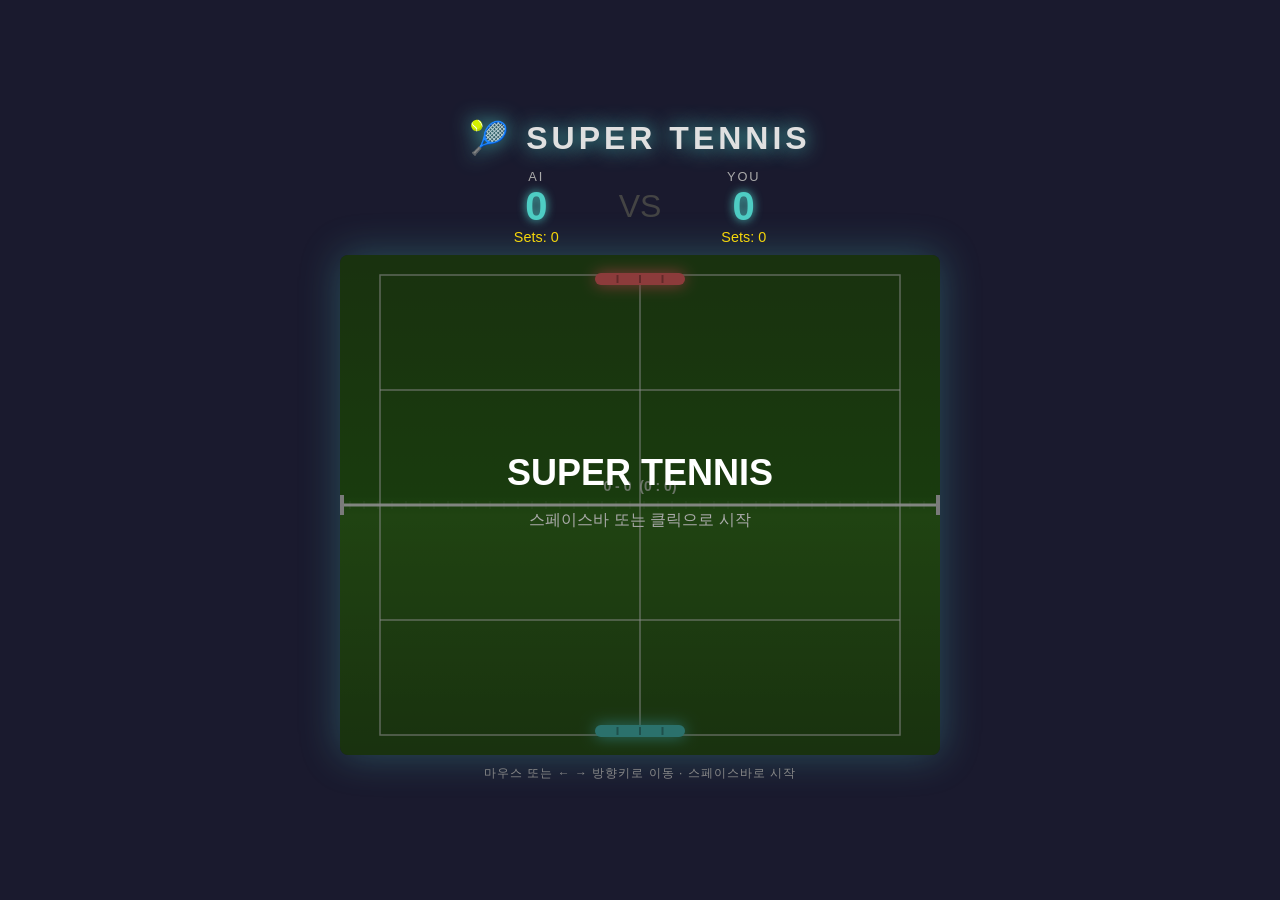
<file: openplayground/games/supertenis.html>
<!DOCTYPE html>
<html lang="ko">
<head>
  <meta charset="UTF-8">
  <title>Super Tennis</title>
  <style>
    * { margin: 0; padding: 0; box-sizing: border-box; }
    body {
      background: #1a1a2e;
      display: flex;
      flex-direction: column;
      align-items: center;
      justify-content: center;
      height: 100vh;
      font-family: 'Arial', sans-serif;
      overflow: hidden;
    }
    h1 {
      color: #e0e0e0;
      font-size: 2rem;
      letter-spacing: 4px;
      margin-bottom: 12px;
      text-shadow: 0 0 20px #4ecdc4;
    }
    #scoreboard {
      display: flex;
      gap: 60px;
      margin-bottom: 10px;
      color: #fff;
      font-size: 1.1rem;
    }
    .score-panel {
      text-align: center;
    }
    .score-label {
      color: #aaa;
      font-size: 0.8rem;
      letter-spacing: 2px;
    }
    .score-value {
      font-size: 2.5rem;
      font-weight: bold;
      color: #4ecdc4;
      text-shadow: 0 0 10px #4ecdc4;
    }
    .set-score {
      font-size: 0.9rem;
      color: #ffd700;
    }
    canvas {
      border-radius: 8px;
      box-shadow: 0 0 40px rgba(78, 205, 196, 0.3);
      cursor: none;
    }
    #info {
      color: #888;
      font-size: 0.75rem;
      margin-top: 10px;
      letter-spacing: 1px;
    }
    #overlay {
      position: absolute;
      display: flex;
      flex-direction: column;
      align-items: center;
      justify-content: center;
      gap: 16px;
      pointer-events: none;
    }
    #overlay-msg {
      font-size: 2.5rem;
      font-weight: bold;
      color: #fff;
      text-shadow: 0 0 30px #4ecdc4, 0 0 60px #4ecdc4;
      letter-spacing: 3px;
    }
    #overlay-sub {
      font-size: 1rem;
      color: #aaa;
      letter-spacing: 2px;
    }
  </style>
</head>
<body>
  <h1>🎾 SUPER TENNIS</h1>
  <div id="scoreboard">
    <div class="score-panel">
      <div class="score-label">AI</div>
      <div class="score-value" id="ai-score">0</div>
      <div class="set-score" id="ai-sets">Sets: 0</div>
    </div>
    <div style="color:#444;font-size:2rem;align-self:center;">VS</div>
    <div class="score-panel">
      <div class="score-label">YOU</div>
      <div class="score-value" id="player-score">0</div>
      <div class="set-score" id="player-sets">Sets: 0</div>
    </div>
  </div>
  <canvas id="court"></canvas>
  <div id="info">마우스 또는 ← → 방향키로 이동 · 스페이스바로 시작</div>

  <script>
    const canvas = document.getElementById('court');
    const ctx = canvas.getContext('2d');

    const W = 600, H = 500;
    canvas.width = W;
    canvas.height = H;

    const PADDLE_W = 90, PADDLE_H = 12, PADDLE_SPEED = 7;
    const BALL_R = 9;
    const NET_Y = H / 2;

    // Tennis score labels
    const POINT_LABELS = ['0', '15', '30', '40'];

    let state = 'waiting'; // waiting, playing, point, gameover
    let mouseX = W / 2;

    let aiSets = 0, playerSets = 0;
    let aiGames = 0, playerGames = 0;
    let aiPoints = 0, playerPoints = 0;

    let keys = {};

    const player = {
      x: W / 2 - PADDLE_W / 2,
      y: H - 30,
      w: PADDLE_W,
      h: PADDLE_H,
      color: '#4ecdc4'
    };

    const ai = {
      x: W / 2 - PADDLE_W / 2,
      y: 18,
      w: PADDLE_W,
      h: PADDLE_H,
      color: '#ff6b6b'
    };

    const ball = {
      x: W / 2, y: H / 2,
      vx: 0, vy: 0,
      r: BALL_R,
      spinning: 0
    };

    let particles = [];
    let pointMsg = '';
    let pointTimer = 0;
    let aiDifficulty = 0.06; // 0..1 tracking speed
    let rallyCnt = 0;

    function resetBall(serveDir = 1) {
      ball.x = W / 2;
      ball.y = H / 2;
      const angle = (Math.random() * 60 - 30) * Math.PI / 180;
      const speed = 4.5 + rallyCnt * 0.05;
      ball.vx = Math.sin(angle) * speed;
      ball.vy = serveDir * Math.cos(angle) * speed;
      ball.spinning = 0;
      rallyCnt = 0;
    }

    function spawnParticles(x, y, color) {
      for (let i = 0; i < 18; i++) {
        const a = Math.random() * Math.PI * 2;
        const s = Math.random() * 4 + 1;
        particles.push({
          x, y,
          vx: Math.cos(a) * s,
          vy: Math.sin(a) * s,
          life: 1,
          color,
          r: Math.random() * 4 + 1
        });
      }
    }

    function updateParticles() {
      particles = particles.filter(p => p.life > 0);
      particles.forEach(p => {
        p.x += p.vx;
        p.y += p.vy;
        p.vy += 0.1;
        p.life -= 0.035;
        p.vx *= 0.97;
      });
    }

    function drawParticles() {
      particles.forEach(p => {
        ctx.globalAlpha = p.life;
        ctx.fillStyle = p.color;
        ctx.beginPath();
        ctx.arc(p.x, p.y, p.r, 0, Math.PI * 2);
        ctx.fill();
      });
      ctx.globalAlpha = 1;
    }

    function drawCourt() {
      // Background: clay court
      const grad = ctx.createLinearGradient(0, 0, 0, H);
      grad.addColorStop(0, '#2d5a1b');
      grad.addColorStop(0.48, '#2d6b1a');
      grad.addColorStop(0.52, '#3a7a20');
      grad.addColorStop(1, '#2d5a1b');
      ctx.fillStyle = grad;
      ctx.fillRect(0, 0, W, H);

      ctx.strokeStyle = 'rgba(255,255,255,0.6)';
      ctx.lineWidth = 1.5;

      // Court boundary
      const mx = 40, my = 20;
      ctx.strokeRect(mx, my, W - mx * 2, H - my * 2);

      // Service boxes - top half
      ctx.beginPath();
      ctx.moveTo(W / 2, my);
      ctx.lineTo(W / 2, NET_Y);
      ctx.stroke();

      ctx.beginPath();
      ctx.moveTo(mx, my + (NET_Y - my) * 0.5);
      ctx.lineTo(W - mx, my + (NET_Y - my) * 0.5);
      ctx.stroke();

      // Service boxes - bottom half
      ctx.beginPath();
      ctx.moveTo(W / 2, NET_Y);
      ctx.lineTo(W / 2, H - my);
      ctx.stroke();

      ctx.beginPath();
      ctx.moveTo(mx, NET_Y + (H - my - NET_Y) * 0.5);
      ctx.lineTo(W - mx, NET_Y + (H - my - NET_Y) * 0.5);
      ctx.stroke();

      // Net
      ctx.strokeStyle = 'rgba(255,255,255,0.9)';
      ctx.lineWidth = 3;
      ctx.beginPath();
      ctx.moveTo(0, NET_Y);
      ctx.lineTo(W, NET_Y);
      ctx.stroke();

      // Net posts
      ctx.fillStyle = '#ddd';
      ctx.fillRect(-4, NET_Y - 10, 8, 20);
      ctx.fillRect(W - 4, NET_Y - 10, 8, 20);

      // Net mesh lines
      ctx.strokeStyle = 'rgba(255,255,255,0.25)';
      ctx.lineWidth = 0.5;
      for (let nx = 10; nx < W; nx += 14) {
        ctx.beginPath();
        ctx.moveTo(nx, NET_Y - 4);
        ctx.lineTo(nx, NET_Y + 4);
        ctx.stroke();
      }

      // Center mark
      ctx.strokeStyle = 'rgba(255,255,255,0.5)';
      ctx.lineWidth = 1;
      ctx.beginPath();
      ctx.moveTo(W / 2 - 6, my);
      ctx.lineTo(W / 2 + 6, my);
      ctx.stroke();
      ctx.beginPath();
      ctx.moveTo(W / 2 - 6, H - my);
      ctx.lineTo(W / 2 + 6, H - my);
      ctx.stroke();
    }

    function drawPaddle(p, label) {
      ctx.shadowColor = p.color;
      ctx.shadowBlur = 15;
      const rx = 6;
      ctx.fillStyle = p.color;
      ctx.beginPath();
      ctx.roundRect(p.x, p.y, p.w, p.h, rx);
      ctx.fill();
      ctx.shadowBlur = 0;

      // handle/grip lines
      ctx.strokeStyle = 'rgba(0,0,0,0.3)';
      ctx.lineWidth = 2;
      for (let i = 1; i < 4; i++) {
        ctx.beginPath();
        ctx.moveTo(p.x + p.w * i / 4, p.y + 2);
        ctx.lineTo(p.x + p.w * i / 4, p.y + p.h - 2);
        ctx.stroke();
      }
    }

    function drawBall() {
      ctx.shadowColor = '#ffe066';
      ctx.shadowBlur = 20;
      const grad = ctx.createRadialGradient(ball.x - 2, ball.y - 2, 1, ball.x, ball.y, ball.r);
      grad.addColorStop(0, '#fff');
      grad.addColorStop(0.4, '#d4f542');
      grad.addColorStop(1, '#8fb500');
      ctx.fillStyle = grad;
      ctx.beginPath();
      ctx.arc(ball.x, ball.y, ball.r, 0, Math.PI * 2);
      ctx.fill();

      // seam
      ctx.strokeStyle = 'rgba(255,255,255,0.5)';
      ctx.lineWidth = 1;
      ctx.beginPath();
      ctx.arc(ball.x, ball.y, ball.r * 0.6, ball.spinning, ball.spinning + Math.PI);
      ctx.stroke();
      ctx.shadowBlur = 0;
    }

    function drawHUD() {
      // Game score display on court
      ctx.font = 'bold 14px Arial';
      ctx.textAlign = 'center';
      ctx.fillStyle = 'rgba(255,255,255,0.7)';
      const aiLabel = POINT_LABELS[aiPoints] || 'ADV';
      const plLabel = POINT_LABELS[playerPoints] || 'ADV';
      ctx.fillText(`${aiGames} - ${playerGames}  (${aiLabel} : ${plLabel})`, W / 2, H / 2 - 14);

      if (state === 'waiting') {
        ctx.fillStyle = 'rgba(0,0,0,0.45)';
        ctx.fillRect(0, 0, W, H);
        ctx.fillStyle = '#fff';
        ctx.font = 'bold 36px Arial';
        ctx.fillText('SUPER TENNIS', W / 2, H / 2 - 20);
        ctx.font = '16px Arial';
        ctx.fillStyle = '#aaa';
        ctx.fillText('스페이스바 또는 클릭으로 시작', W / 2, H / 2 + 20);
      }

      if (state === 'point' && pointTimer > 0) {
        ctx.fillStyle = 'rgba(0,0,0,0.4)';
        ctx.fillRect(W / 2 - 120, H / 2 - 35, 240, 60);
        ctx.font = 'bold 26px Arial';
        ctx.fillStyle = '#fff';
        ctx.fillText(pointMsg, W / 2, H / 2 + 8);
      }

      if (state === 'gameover') {
        ctx.fillStyle = 'rgba(0,0,0,0.6)';
        ctx.fillRect(0, 0, W, H);
        ctx.font = 'bold 40px Arial';
        ctx.fillStyle = '#ffd700';
        ctx.shadowColor = '#ffd700';
        ctx.shadowBlur = 20;
        ctx.fillText(pointMsg, W / 2, H / 2 - 20);
        ctx.shadowBlur = 0;
        ctx.font = '18px Arial';
        ctx.fillStyle = '#ccc';
        ctx.fillText('스페이스바로 다시 시작', W / 2, H / 2 + 30);
      }
    }

    function updateScoreboard() {
      document.getElementById('ai-score').textContent = aiGames;
      document.getElementById('player-score').textContent = playerGames;
      document.getElementById('ai-sets').textContent = `Sets: ${aiSets}`;
      document.getElementById('player-sets').textContent = `Sets: ${playerSets}`;
    }

    function awardPoint(winner) {
      rallyCnt = 0;
      if (winner === 'player') {
        spawnParticles(ball.x, ball.y, '#4ecdc4');
        playerPoints++;
      } else {
        spawnParticles(ball.x, ball.y, '#ff6b6b');
        aiPoints++;
      }

      // Deuce logic
      if (aiPoints >= 3 && playerPoints >= 3) {
        if (Math.abs(aiPoints - playerPoints) >= 2) {
          const gameWinner = aiPoints > playerPoints ? 'ai' : 'player';
          awardGame(gameWinner);
          return;
        }
        if (aiPoints === playerPoints) {
          pointMsg = 'DEUCE';
        } else {
          pointMsg = aiPoints > playerPoints ? 'ADVANTAGE AI' : 'ADVANTAGE YOU';
        }
      } else if (aiPoints >= 4 || playerPoints >= 4) {
        const gameWinner = aiPoints > playerPoints ? 'ai' : 'player';
        awardGame(gameWinner);
        return;
      } else if (aiPoints >= 3 && playerPoints < 3) {
        awardGame('ai');
        return;
      } else if (playerPoints >= 3 && aiPoints < 3) {
        awardGame('player');
        return;
      } else {
        pointMsg = winner === 'player' ? '✓ POINT!' : '✗ POINT';
      }

      state = 'point';
      pointTimer = 90;
    }

    function awardGame(winner) {
      if (winner === 'player') {
        playerGames++;
        pointMsg = '🎾 GAME!';
      } else {
        aiGames++;
        pointMsg = 'AI GAME';
      }
      aiPoints = 0; playerPoints = 0;

      // Check set (first to 6, must win by 2; tiebreak at 6-6)
      if (playerGames >= 6 && playerGames - aiGames >= 2) {
        playerSets++;
        aiGames = 0; playerGames = 0;
        pointMsg = '🏆 SET WIN!';
      } else if (aiGames >= 6 && aiGames - playerGames >= 2) {
        aiSets++;
        aiGames = 0; playerGames = 0;
        pointMsg = 'AI SET WIN';
      } else if (playerGames === 7 && aiGames === 6) {
        playerSets++;
        aiGames = 0; playerGames = 0;
        pointMsg = '🏆 TIEBREAK!';
      } else if (aiGames === 7 && playerGames === 6) {
        aiSets++;
        aiGames = 0; playerGames = 0;
        pointMsg = 'AI TIEBREAK';
      }

      updateScoreboard();

      if (playerSets >= 2) {
        pointMsg = '🏆 YOU WIN MATCH!';
        state = 'gameover';
        return;
      }
      if (aiSets >= 2) {
        pointMsg = 'AI WINS MATCH';
        state = 'gameover';
        return;
      }

      state = 'point';
      pointTimer = 120;
    }

    function moveAI() {
      const targetX = ball.x - ai.w / 2;
      const diff = targetX - ai.x;
      // AI difficulty: track ball with some error
      const aiSpeed = PADDLE_SPEED * (0.5 + aiDifficulty);
      if (Math.abs(diff) > 1) {
        ai.x += Math.sign(diff) * Math.min(Math.abs(diff), aiSpeed);
      }
      ai.x = Math.max(0, Math.min(W - ai.w, ai.x));
    }

    function update() {
      if (state === 'point') {
        pointTimer--;
        if (pointTimer <= 0) {
          state = 'playing';
          resetBall(Math.random() < 0.5 ? 1 : -1);
        }
        updateParticles();
        return;
      }
      if (state !== 'playing') return;

      // Player movement
      if (keys['ArrowLeft']) player.x -= PADDLE_SPEED;
      if (keys['ArrowRight']) player.x += PADDLE_SPEED;
      player.x = Math.max(0, Math.min(W - player.w, player.x));

      // Mouse control
      const target = mouseX - player.w / 2;
      const md = target - player.x;
      if (Math.abs(md) > 1) player.x += Math.sign(md) * Math.min(Math.abs(md), PADDLE_SPEED * 1.5);
      player.x = Math.max(0, Math.min(W - player.w, player.x));

      moveAI();

      // Ball movement
      ball.x += ball.vx;
      ball.y += ball.vy;
      ball.spinning += 0.12;

      // Wall bounce
      if (ball.x - ball.r < 0) { ball.x = ball.r; ball.vx = Math.abs(ball.vx); }
      if (ball.x + ball.r > W) { ball.x = W - ball.r; ball.vx = -Math.abs(ball.vx); }

      // Net collision
      if (Math.abs(ball.y - NET_Y) < ball.r + 2 && Math.abs(ball.vy) < 5) {
        ball.vy = -Math.abs(ball.vy) * 1.05;
        spawnParticles(ball.x, NET_Y, '#ffffff');
      }

      // Player paddle collision
      if (
        ball.vy > 0 &&
        ball.y + ball.r >= player.y &&
        ball.y + ball.r <= player.y + player.h + 4 &&
        ball.x >= player.x - ball.r &&
        ball.x <= player.x + player.w + ball.r
      ) {
        const hitPos = (ball.x - player.x) / player.w; // 0..1
        const angle = (hitPos - 0.5) * 90 * Math.PI / 180;
        const speed = Math.min(Math.sqrt(ball.vx ** 2 + ball.vy ** 2) * 1.04, 14);
        ball.vx = Math.sin(angle) * speed;
        ball.vy = -Math.abs(Math.cos(angle) * speed);
        ball.y = player.y - ball.r;
        rallyCnt++;
        aiDifficulty = Math.min(0.95, 0.06 + rallyCnt * 0.015);
        spawnParticles(ball.x, ball.y, '#4ecdc4');
      }

      // AI paddle collision
      if (
        ball.vy < 0 &&
        ball.y - ball.r <= ai.y + ai.h &&
        ball.y - ball.r >= ai.y - 4 &&
        ball.x >= ai.x - ball.r &&
        ball.x <= ai.x + ai.w + ball.r
      ) {
        const hitPos = (ball.x - ai.x) / ai.w;
        const angle = (hitPos - 0.5) * 80 * Math.PI / 180;
        const speed = Math.min(Math.sqrt(ball.vx ** 2 + ball.vy ** 2) * 1.04, 14);
        ball.vx = Math.sin(angle) * speed;
        ball.vy = Math.abs(Math.cos(angle) * speed);
        ball.y = ai.y + ai.h + ball.r;
        rallyCnt++;
        spawnParticles(ball.x, ball.y, '#ff6b6b');
      }

      // Scoring
      if (ball.y > H + 10) { awardPoint('ai'); }
      if (ball.y < -10)    { awardPoint('player'); }

      updateParticles();
    }

    function draw() {
      ctx.clearRect(0, 0, W, H);
      drawCourt();
      drawParticles();
      drawPaddle(ai);
      drawPaddle(player);
      if (state !== 'waiting') drawBall();
      drawHUD();
    }

    function gameLoop() {
      update();
      draw();
      requestAnimationFrame(gameLoop);
    }

    // Controls
    canvas.addEventListener('mousemove', e => {
      const rect = canvas.getBoundingClientRect();
      mouseX = e.clientX - rect.left;
    });

    canvas.addEventListener('click', () => {
      if (state === 'waiting' || state === 'gameover') startGame();
    });

    document.addEventListener('keydown', e => {
      keys[e.key] = true;
      if (e.key === ' ') {
        e.preventDefault();
        if (state === 'waiting' || state === 'gameover') startGame();
      }
    });
    document.addEventListener('keyup', e => { keys[e.key] = false; });

    function startGame() {
      aiSets = 0; playerSets = 0;
      aiGames = 0; playerGames = 0;
      aiPoints = 0; playerPoints = 0;
      aiDifficulty = 0.06;
      rallyCnt = 0;
      particles = [];
      updateScoreboard();
      state = 'playing';
      resetBall(1);
    }

    gameLoop();
  </script>
</body>
</html>
</file>
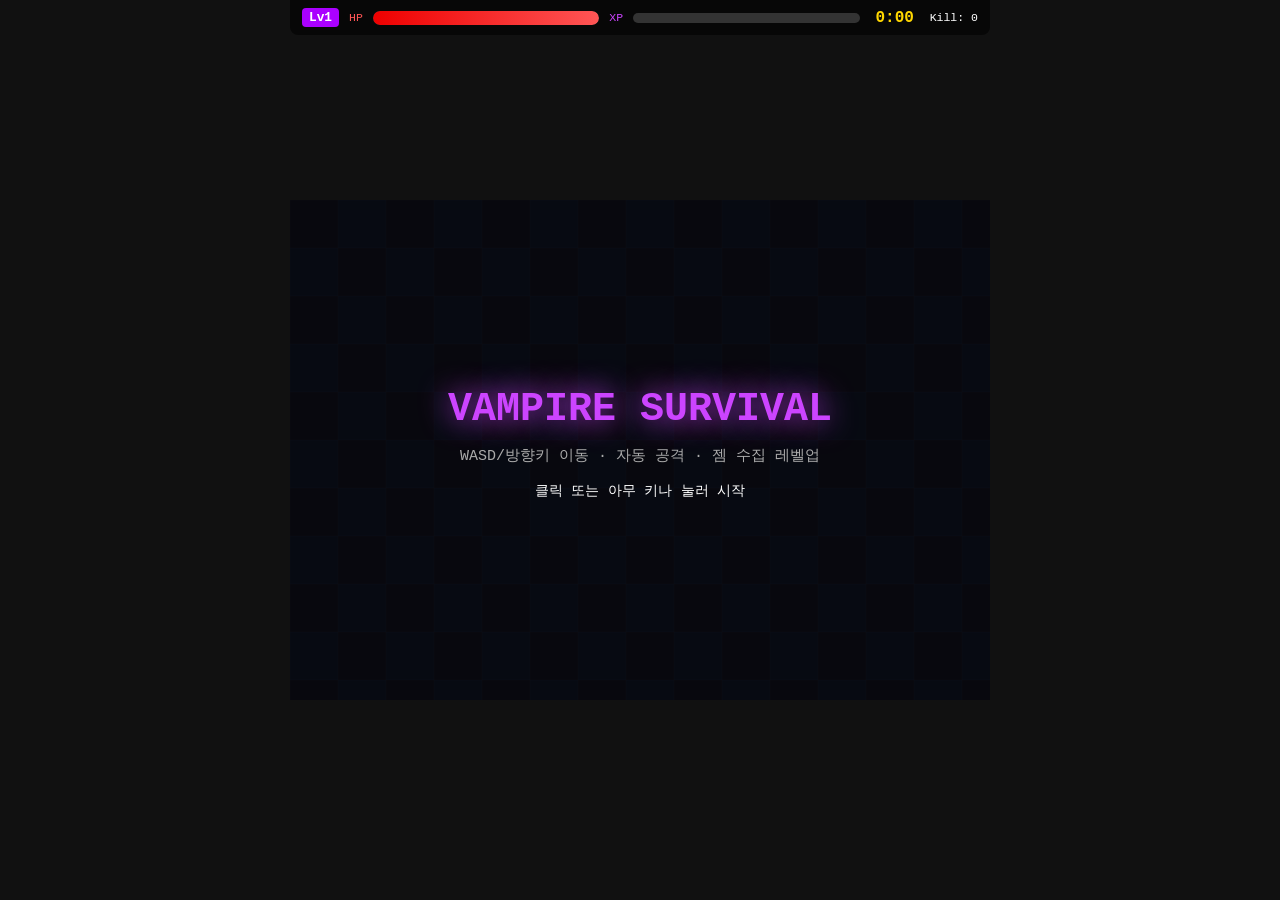
<file: openplayground/games/vampire.html>
<!DOCTYPE html>
<html lang="ko">
<head>
<meta charset="UTF-8">
<title>Vampire Survival</title>
<style>
* { margin:0; padding:0; box-sizing:border-box; }
body { background:#111; display:flex; flex-direction:column; align-items:center; justify-content:center; height:100vh; font-family:'Courier New',monospace; overflow:hidden; user-select:none; position:relative; }
canvas { display:block; }
#ui { position:absolute; top:0; left:50%; transform:translateX(-50%); width:700px; pointer-events:none; }
#topbar { display:flex; align-items:center; gap:10px; padding:8px 12px; background:rgba(0,0,0,0.6); border-radius:0 0 8px 8px; }
#hp-wrap { flex:1; background:#333; height:14px; border-radius:7px; overflow:hidden; }
#hp-bar { height:100%; background:linear-gradient(90deg,#e00,#f55); border-radius:7px; transition:width 0.1s; }
#xp-wrap { flex:1; background:#333; height:10px; border-radius:5px; overflow:hidden; }
#xp-bar { height:100%; background:linear-gradient(90deg,#aa00ff,#cc44ff); border-radius:5px; }
#stats { color:#fff; font-size:0.72rem; white-space:nowrap; }
#timer { color:#ffd700; font-size:1rem; font-weight:bold; min-width:50px; text-align:center; }
#level-badge { background:#aa00ff; color:#fff; border-radius:4px; padding:2px 7px; font-size:0.8rem; font-weight:bold; }
</style>
</head>
<body>
<canvas id="gc"></canvas>
<div id="ui">
  <div id="topbar">
    <div id="level-badge">Lv1</div>
    <div style="color:#f55;font-size:0.72rem;">HP</div>
    <div id="hp-wrap"><div id="hp-bar" style="width:100%"></div></div>
    <div style="color:#cc44ff;font-size:0.72rem;">XP</div>
    <div id="xp-wrap"><div id="xp-bar" style="width:0%"></div></div>
    <div id="timer">0:00</div>
    <div id="stats">Kill: 0</div>
  </div>
</div>

<script>
const C = document.getElementById('gc');
const ctx = C.getContext('2d');
const W = 700, H = 500;
C.width = W; C.height = H;

// ── constants ──────────────────────────────────────────────────
const TILE = 48;
const WORLD = 3000;
let elapsed = 0, kills = 0, state = 'waiting'; // waiting playing levelup dead
let frame = 0;

// ── camera ────────────────────────────────────────────────────
const cam = { x:0, y:0 };

// ── player ────────────────────────────────────────────────────
const player = {
  x: WORLD/2, y: WORLD/2,
  r: 14,
  hp: 100, maxHp: 100,
  spd: 160,
  xp: 0, xpNext: 15,
  level: 1,
  iframes: 0,
  facing: 1,
  dmgFlash: 0,
};

// ── weapons ────────────────────────────────────────────────────
// each weapon: { id, level, timer, maxLevel }
const weapons = [];
const passives = { speed: 0, maxHp: 0, magnet: 80, armor: 0 };

// weapon defs
const WDEFS = {
  bolt: {
    name:'Magic Bolt', icon:'⚡',
    maxLevel:5,
    fire(lv) {
      const count = 1 + Math.floor(lv/2);
      const spd = 320 + lv*30;
      const dmg = 12 + lv*8;
      for(let i=0;i<count;i++){
        const a = player.facing > 0 ? 0 : Math.PI;
        const spread = (count-1)*0.3;
        const angle = a - spread/2 + i*(spread/(Math.max(count-1,1)));
        bullets.push({x:player.x, y:player.y, vx:Math.cos(angle)*spd, vy:Math.sin(angle)*spd, r:6, dmg, life:1.4, color:'#88aaff', owner:'player'});
      }
    },
    cooldown(lv){ return 1.1 - lv*0.08; }
  },
  axe: {
    name:'Holy Axe', icon:'🪓',
    maxLevel:5,
    fire(lv) {
      const count = 1 + Math.floor(lv/3);
      const dmg = 30 + lv*15;
      for(let i=0;i<count;i++){
        const a = Math.random()*Math.PI*2;
        const spd = 200 + lv*20;
        bullets.push({x:player.x, y:player.y, vx:Math.cos(a)*spd, vy:Math.sin(a)*spd, r:10, dmg, life:0.9, color:'#ffcc00', owner:'player', spin:0, spinRate:8});
      }
    },
    cooldown(lv){ return 1.4 - lv*0.1; }
  },
  aura: {
    name:'Holy Aura', icon:'✨',
    maxLevel:5,
    fire(lv) {
      const rad = 70 + lv*20;
      const dmg = 8 + lv*5;
      auraBlast.push({x:player.x, y:player.y, r:0, maxR:rad, dmg, life:1, color:'rgba(180,100,255,0.35)'});
    },
    cooldown(lv){ return 2.0 - lv*0.15; }
  },
  whip: {
    name:'Fire Whip', icon:'🔥',
    maxLevel:5,
    fire(lv) {
      const w = 120 + lv*20, h = 36 + lv*6;
      const dmg = 18 + lv*10;
      const dir = player.facing;
      slashes.push({x:player.x + dir*w/2, y:player.y, w, h, dmg, life:0.25, dir, lv});
    },
    cooldown(lv){ return 0.9 - lv*0.06; }
  },
  orb: {
    name:'Orbit Orb', icon:'🔮',
    maxLevel:5,
    angle: 0,
    fire(lv) {
      // handled in update, not timer-based
    },
    cooldown(lv){ return 99; }
  },
};

// ── projectiles ───────────────────────────────────────────────
let bullets = [];
let auraBlast = [];
let slashes = [];
let gems = [];
let particles = [];
let damageNums = [];
let orbAngle = 0;

// ── enemies ────────────────────────────────────────────────────
let enemies = [];
let spawnTimer = 0;

const EDEFS = [
  { id:'zombie', r:12, hp:30, spd:55, xp:3, color:'#55aa55', score:1,
    dmg:8, draw(e){ drawEnemy(e,'#55aa55','#33ff33'); } }, // 0
  { id:'bat',    r:9,  hp:15, spd:110, xp:2, color:'#8855aa', score:1,
    dmg:5, draw(e){ drawEnemy(e,'#8855aa','#bb66ff'); } }, // 1
  { id:'slime',  r:10, hp:20, spd:40, xp:2, color:'#33cc88', score:1,
    dmg:4, draw(e){ drawEnemy(e,'#33cc88','#55ffa5'); } }, // 2
  { id:'skeleton',r:12, hp:45, spd:65, xp:4, color:'#dddddd', score:2,
    dmg:10, draw(e){ drawEnemy(e,'#dddddd','#ffffff'); } }, // 3
  { id:'knight', r:16, hp:120, spd:40, xp:8, color:'#aa5533', score:3,
    dmg:15, draw(e){ drawEnemy(e,'#aa5533','#ff8844'); } }, // 4
  { id:'ghost',  r:13, hp:50,  spd:75, xp:5, color:'#aaaacc', score:2,
    dmg:10, draw(e){ drawEnemy(e,'#aaaacc','#ddddff'); } }, // 5
  { id:'orc',    r:18, hp:200, spd:35, xp:12, color:'#22aa22', score:4,
    dmg:18, draw(e){ drawEnemy(e,'#22aa22','#44cc44'); } }, // 6
  { id:'necromancer', r:14, hp:150, spd:85, xp:15, color:'#330066', score:5,
    dmg:20, draw(e){ drawEnemy(e,'#330066','#6622aa'); } }, // 7
  { id:'demon',  r:20, hp:400, spd:30, xp:25, color:'#cc2222', score:8,
    dmg:25, draw(e){ drawEnemy(e,'#cc2222','#ff4444'); } }, // 8
  { id:'dragon', r:35, hp:1500, spd:25, xp:100, color:'#ffaa00', score:20,
    dmg:40, draw(e){ drawEnemy(e,'#ffaa00','#ffcc55'); } }, // 9
];

function getSpawnPool() {
  const t = elapsed;
  if(t < 30)  return [EDEFS[0],EDEFS[1],EDEFS[2]];
  if(t < 90)  return [EDEFS[0],EDEFS[1],EDEFS[2],EDEFS[3]];
  if(t < 150) return [EDEFS[0],EDEFS[1],EDEFS[3],EDEFS[4]];
  if(t < 210) return [EDEFS[3],EDEFS[4],EDEFS[5],EDEFS[6]];
  if(t < 300) return [EDEFS[4],EDEFS[5],EDEFS[6],EDEFS[7]];
  if(t < 420) return [EDEFS[6],EDEFS[7],EDEFS[8]];
  return [EDEFS[7],EDEFS[8],EDEFS[9]];
}

// ── level up choices ───────────────────────────────────────────
let levelUpChoices = [];

const UPGRADE_POOL = [
  { id:'bolt',  name:'Magic Bolt',   icon:'⚡', desc:'전방 관통 볼트',  isWeapon:true },
  { id:'axe',   name:'Holy Axe',     icon:'🪓', desc:'회전 도끼 투척',  isWeapon:true },
  { id:'aura',  name:'Holy Aura',    icon:'✨', desc:'주변 폭발 오라',  isWeapon:true },
  { id:'whip',  name:'Fire Whip',    icon:'🔥', desc:'측면 불꽃 채찍',  isWeapon:true },
  { id:'orb',   name:'Orbit Orb',    icon:'🔮', desc:'공전 마법 구슬',  isWeapon:true },
  { id:'spd',   name:'Speed Up',     icon:'👟', desc:'이동속도 +20',   isWeapon:false },
  { id:'hp',    name:'Max HP',       icon:'❤️', desc:'최대 체력 +30',  isWeapon:false },
  { id:'armor', name:'Armor',        icon:'🛡️', desc:'피해 감소 +2',   isWeapon:false },
  { id:'magnet',name:'Magnet',       icon:'🧲', desc:'젬 흡수 범위 +40', isWeapon:false },
];

function buildChoices() {
  const available = [];
  for(const u of UPGRADE_POOL) {
    if(u.isWeapon) {
      const w = weapons.find(w=>w.id===u.id);
      if(!w) available.push({...u, action:'new'});
      else if(w.level < WDEFS[w.id].maxLevel) available.push({...u, action:'up', curLv:w.level});
    } else {
      available.push({...u, action:'passive'});
    }
  }
  // shuffle
  for(let i=available.length-1;i>0;i--){const j=Math.floor(Math.random()*(i+1));[available[i],available[j]]=[available[j],available[i]];}
  levelUpChoices = available.slice(0,3);
}

function applyUpgrade(choice) {
  if(choice.isWeapon) {
    const w = weapons.find(w=>w.id===choice.id);
    if(w) w.level = Math.min(w.level+1, WDEFS[w.id].maxLevel);
    else weapons.push({id:choice.id, level:1, timer:0});
  } else {
    if(choice.id==='spd')    { player.spd += 20; }
    if(choice.id==='hp')     { player.maxHp += 30; player.hp = Math.min(player.hp+30, player.maxHp); passives.maxHp += 30; }
    if(choice.id==='armor')  { passives.armor += 2; }
    if(choice.id==='magnet') { passives.magnet += 40; }
  }
  state = 'playing';
}

// ── helpers ────────────────────────────────────────────────────
function spawnEnemy() {
  const pool = getSpawnPool();
  const def = pool[Math.floor(Math.random()*pool.length)];
  const side = Math.floor(Math.random()*4);
  let ex, ey;
  const margin = def.r + 20;
  const cx2 = player.x, cy2 = player.y;
  const spread = 400;
  if(side===0){ ex=cx2+(Math.random()-0.5)*spread; ey=cy2-H/2-margin; }
  else if(side===1){ ex=cx2+(Math.random()-0.5)*spread; ey=cy2+H/2+margin; }
  else if(side===2){ ex=cx2-W/2-margin; ey=cy2+(Math.random()-0.5)*spread; }
  else           { ex=cx2+W/2+margin; ey=cy2+(Math.random()-0.5)*spread; }
  ex=Math.max(def.r, Math.min(WORLD-def.r, ex));
  ey=Math.max(def.r, Math.min(WORLD-def.r, ey));
  enemies.push({...def, x:ex, y:ey, maxHp:def.hp, hp:def.hp, flash:0, hit:false, angle:0});
}

function dist(a,b){ return Math.hypot(a.x-b.x, a.y-b.y); }

function spawnGem(x,y,val) {
  gems.push({x,y,val,r:6,vy:-1.5,gy:0.08,age:0});
}

function spawnParticle(x,y,color,count=6) {
  for(let i=0;i<count;i++){
    const a=Math.random()*Math.PI*2, s=Math.random()*3+1;
    particles.push({x,y,vx:Math.cos(a)*s,vy:Math.sin(a)*s-1,life:1,color,r:Math.random()*3+1.5});
  }
}

function damageEnemy(e, dmg) {
  const actual = Math.max(1, dmg);
  e.hp -= actual;
  e.flash = 0.15;
  damageNums.push({x:e.x,y:e.y-e.r,val:actual,life:1,color:'#fff'});
  if(e.hp <= 0) {
    spawnParticle(e.x, e.y, e.color, 10);
    spawnGem(e.x, e.y, e.xp);
    kills++;
    return true;
  }
  return false;
}

function hitPlayer(dmg) {
  if(player.iframes > 0) return;
  const actual = Math.max(1, dmg - passives.armor);
  player.hp -= actual;
  player.iframes = 0.8;
  player.dmgFlash = 0.3;
  damageNums.push({x:player.x,y:player.y-20,val:actual,life:1,color:'#ff4444'});
  if(player.hp <= 0) { player.hp=0; state='dead'; }
}

// ── input ─────────────────────────────────────────────────────
const keys = {};
document.addEventListener('keydown', e=>{
  keys[e.key]=true;
  if(e.key===' ') e.preventDefault();
  if(state==='waiting'||state==='dead') { startGame(); return; }
  if(state==='levelup') {
    if(e.key==='1'&&levelUpChoices[0]) applyUpgrade(levelUpChoices[0]);
    if(e.key==='2'&&levelUpChoices[1]) applyUpgrade(levelUpChoices[1]);
    if(e.key==='3'&&levelUpChoices[2]) applyUpgrade(levelUpChoices[2]);
  }
});
document.addEventListener('keyup', e=>{ keys[e.key]=false; });

C.addEventListener('click', e=>{
  if(state==='waiting'||state==='dead'){ startGame(); return; }
  if(state==='levelup') {
    const rect = C.getBoundingClientRect();
    const mx = e.clientX - rect.left;
    const my = e.clientY - rect.top;
    for(let i=0;i<levelUpChoices.length;i++){
      const bx = W/2 - 290 + i*200, by = H/2 - 60, bw = 180, bh = 130;
      if(mx>=bx&&mx<=bx+bw&&my>=by&&my<=by+bh) { applyUpgrade(levelUpChoices[i]); break; }
    }
  }
});

// ── draw helpers ──────────────────────────────────────────────
function drawEnemy(e, bodyColor, glowColor) {
  const sx = e.x - cam.x, sy = e.y - cam.y;
  ctx.save();
  if(e.flash > 0) { ctx.globalAlpha = 0.5 + Math.sin(e.flash*40)*0.5; }
  ctx.shadowColor = glowColor; ctx.shadowBlur = 10;
  ctx.fillStyle = bodyColor;
  ctx.beginPath(); ctx.arc(sx, sy, e.r, 0, Math.PI*2); ctx.fill();
  // eyes
  ctx.shadowBlur = 0; ctx.fillStyle = '#ff2222';
  ctx.beginPath(); ctx.arc(sx-e.r*0.3, sy-e.r*0.2, e.r*0.18, 0, Math.PI*2); ctx.fill();
  ctx.beginPath(); ctx.arc(sx+e.r*0.3, sy-e.r*0.2, e.r*0.18, 0, Math.PI*2); ctx.fill();
  // HP bar
  if(e.hp < e.maxHp) {
    const bw = e.r*2.2, bh = 3;
    ctx.fillStyle='#333'; ctx.fillRect(sx-bw/2, sy-e.r-6, bw, bh);
    ctx.fillStyle='#f44'; ctx.fillRect(sx-bw/2, sy-e.r-6, bw*(e.hp/e.maxHp), bh);
  }
  ctx.restore();
}

function drawTile(tx, ty) {
  const sx = tx*TILE - cam.x, sy = ty*TILE - cam.y;
  if(sx < -TILE || sx > W || sy < -TILE || sy > H) return;
  ctx.fillStyle = ((tx+ty)%2===0) ? '#1a1a2e' : '#16213e';
  ctx.fillRect(sx, sy, TILE, TILE);
}

// ── update ────────────────────────────────────────────────────
let lastT = 0;
function update(dt) {
  if(state!=='playing') return;
  elapsed += dt;
  frame++;

  // Player movement
  let dx=0, dy=0;
  if(keys['ArrowLeft']||keys['a']||keys['A']) dx-=1;
  if(keys['ArrowRight']||keys['d']||keys['D']) dx+=1;
  if(keys['ArrowUp']||keys['w']||keys['W']) dy-=1;
  if(keys['ArrowDown']||keys['s']||keys['S']) dy+=1;
  if(dx!==0&&dy!==0){dx*=0.707;dy*=0.707;}
  if(dx!==0) player.facing=dx>0?1:-1;
  const totalSpd = player.spd + passives.speed;
  player.x = Math.max(player.r, Math.min(WORLD-player.r, player.x+dx*totalSpd*dt));
  player.y = Math.max(player.r, Math.min(WORLD-player.r, player.y+dy*totalSpd*dt));
  player.iframes = Math.max(0, player.iframes-dt);
  player.dmgFlash = Math.max(0, player.dmgFlash-dt);

  // Camera
  cam.x = player.x - W/2;
  cam.y = player.y - H/2;

  // Spawn enemies
  const baseInterval = Math.max(0.4, 2.0 - elapsed*0.004);
  spawnTimer += dt;
  const spawnCount = 1 + Math.floor(elapsed/60);
  if(spawnTimer >= baseInterval) {
    spawnTimer = 0;
    for(let i=0;i<spawnCount;i++) spawnEnemy();
  }

  // Weapons fire
  orbAngle += dt * (1.8 + weapons.filter(w=>w.id==='orb').reduce((a,w)=>a+w.level*0.3,0));
  for(const w of weapons) {
    if(w.id==='orb') continue;
    w.timer += dt;
    const cd = WDEFS[w.id].cooldown(w.level);
    if(w.timer >= cd) { w.timer=0; WDEFS[w.id].fire(w.level); }
  }

  // Orb weapon
  const orbW = weapons.find(w=>w.id==='orb');
  if(orbW) {
    const count = 2 + orbW.level;
    const orbR = 60 + orbW.level*8;
    const dmg = 15 + orbW.level*8;
    for(let i=0;i<count;i++){
      const a = orbAngle + i*(Math.PI*2/count);
      const ox = player.x + Math.cos(a)*orbR;
      const oy = player.y + Math.sin(a)*orbR;
      for(let j=enemies.length-1;j>=0;j--){
        const e=enemies[j];
        if(dist({x:ox,y:oy},e)<e.r+8) {
          if(!e._orbHit) {
            e._orbHit = true;
            setTimeout(()=>{ if(e) e._orbHit=false; },300);
            if(damageEnemy(e,dmg)) enemies.splice(j,1);
          }
        }
      }
    }
  }

  // Bullets update
  for(let i=bullets.length-1;i>=0;i--){
    const b=bullets[i];
    b.x+=b.vx*dt; b.y+=b.vy*dt;
    b.life-=dt;
    if(b.spin!==undefined) b.spin+=b.spinRate*dt;
    if(b.life<=0){bullets.splice(i,1);continue;}
    let hit=false;
    for(let j=enemies.length-1;j>=0;j--){
      const e=enemies[j];
      if(dist(b,e)<b.r+e.r) {
        if(damageEnemy(e,b.dmg)) enemies.splice(j,1);
        if(b.id!=='pierce') { bullets.splice(i,1); hit=true; break; }
      }
    }
  }

  // Aura update
  for(let i=auraBlast.length-1;i>=0;i--){
    const a=auraBlast[i];
    a.r += (a.maxR/0.3)*dt;
    a.life -= dt/0.3;
    if(a.life<=0){auraBlast.splice(i,1);continue;}
    for(let j=enemies.length-1;j>=0;j--){
      const e=enemies[j];
      if(!e._auraHit && dist(a,e)<a.r+e.r) {
        e._auraHit=true;
        if(damageEnemy(e,a.dmg)) enemies.splice(j,1);
      }
    }
  }
  // reset aura hit flags after blast done
  for(const e of enemies) if(e._auraHit && auraBlast.length===0) e._auraHit=false;

  // Slash update
  for(let i=slashes.length-1;i>=0;i--){
    const s=slashes[i];
    s.life-=dt/0.25;
    if(s.life<=0){slashes.splice(i,1);continue;}
    for(let j=enemies.length-1;j>=0;j--){
      const e=enemies[j];
      if(!e._slashHit) {
        const sx2=s.x, sy2=s.y;
        if(Math.abs(e.x-sx2)<s.w/2+e.r && Math.abs(e.y-sy2)<s.h/2+e.r) {
          e._slashHit=true;
          if(damageEnemy(e,s.dmg)) enemies.splice(j,1);
        }
      }
    }
  }
  for(const e of enemies) if(e._slashHit) { setTimeout(()=>{e._slashHit=false;},200); }

  // Enemies update
  for(const e of enemies) {
    e.flash = Math.max(0, e.flash-dt);
    const dx2=player.x-e.x, dy2=player.y-e.y;
    const d=Math.hypot(dx2,dy2)||1;
    e.x+=dx2/d*e.spd*dt;
    e.y+=dy2/d*e.spd*dt;
    e.angle+=dt*3;
    if(dist(e,player) < e.r+player.r) hitPlayer(e.dmg*dt*4);
  }

  // Gems update
  for(let i=gems.length-1;i>=0;i--){
    const g=gems[i];
    g.age+=dt;
    g.vy+=g.gy; g.y+=g.vy*dt*60;
    if(g.vy>0) g.vy*=0.95;
    const md = passives.magnet + 80;
    if(dist(g,player)<md) {
      const dx3=player.x-g.x,dy3=player.y-g.y,dd=Math.hypot(dx3,dy3)||1;
      g.x+=dx3/dd*220*dt; g.y+=dy3/dd*220*dt;
    }
    if(dist(g,player)<player.r+g.r) {
      player.xp+=g.val;
      gems.splice(i,1);
      checkLevelUp();
    }
  }

  // Particles
  particles=particles.filter(p=>p.life>0);
  for(const p of particles){
    p.x+=p.vx; p.y+=p.vy; p.vy+=0.08;
    p.life-=0.035; p.vx*=0.97;
  }

  // Damage numbers
  damageNums=damageNums.filter(d=>d.life>0);
  for(const d of damageNums){d.y-=0.8;d.life-=0.04;}

  // HUD
  document.getElementById('hp-bar').style.width=(player.hp/player.maxHp*100)+'%';
  document.getElementById('xp-bar').style.width=(player.xp/player.xpNext*100)+'%';
  document.getElementById('level-badge').textContent='Lv'+player.level;
  const m=Math.floor(elapsed/60), s=Math.floor(elapsed%60);
  document.getElementById('timer').textContent=m+':'+(s<10?'0':'')+s;
  document.getElementById('stats').textContent='Kill: '+kills;
}

function checkLevelUp() {
  while(player.xp >= player.xpNext) {
    player.xp -= player.xpNext;
    player.level++;
    player.xpNext = Math.floor(player.xpNext * 1.3 + 5);
    buildChoices();
    state = 'levelup';
    break;
  }
}

// ── draw ──────────────────────────────────────────────────────
function draw() {
  ctx.clearRect(0,0,W,H);

  // Tiles
  const tx0=Math.floor(cam.x/TILE), tx1=Math.ceil((cam.x+W)/TILE);
  const ty0=Math.floor(cam.y/TILE), ty1=Math.ceil((cam.y+H)/TILE);
  for(let ty=ty0;ty<=ty1;ty++) for(let tx=tx0;tx<=tx1;tx++) drawTile(tx,ty);

  // Grid lines
  ctx.strokeStyle='rgba(255,255,255,0.04)'; ctx.lineWidth=1;
  for(let ty=ty0;ty<=ty1;ty++){
    ctx.beginPath(); ctx.moveTo(0,ty*TILE-cam.y); ctx.lineTo(W,ty*TILE-cam.y); ctx.stroke();
  }
  for(let tx=tx0;tx<=tx1;tx++){
    ctx.beginPath(); ctx.moveTo(tx*TILE-cam.x,0); ctx.lineTo(tx*TILE-cam.x,H); ctx.stroke();
  }

  // Gems
  for(const g of gems){
    const sx=g.x-cam.x, sy=g.y-cam.y;
    ctx.fillStyle='#44ffaa'; ctx.shadowColor='#44ffaa'; ctx.shadowBlur=8;
    ctx.beginPath(); ctx.arc(sx,sy,g.r,0,Math.PI*2); ctx.fill();
    ctx.shadowBlur=0;
  }

  // Slashes
  for(const s of slashes){
    const sx=s.x-cam.x, sy=s.y-cam.y;
    ctx.save(); ctx.globalAlpha=s.life*0.7;
    ctx.fillStyle='#ff8800'; ctx.shadowColor='#ff8800'; ctx.shadowBlur=20;
    ctx.fillRect(sx-s.w/2,sy-s.h/2,s.w,s.h);
    ctx.restore();
  }

  // Aura blast
  for(const a of auraBlast){
    const sx=a.x-cam.x, sy=a.y-cam.y;
    ctx.save(); ctx.globalAlpha=a.life*0.6;
    ctx.fillStyle=a.color; ctx.strokeStyle='rgba(200,100,255,0.8)'; ctx.lineWidth=2;
    ctx.beginPath(); ctx.arc(sx,sy,a.r,0,Math.PI*2); ctx.fill(); ctx.stroke();
    ctx.restore();
  }

  // Enemies
  for(const e of enemies) e.draw(e);

  // Orb weapon
  const orbW=weapons.find(w=>w.id==='orb');
  if(orbW){
    const count=2+orbW.level, orbR=60+orbW.level*8;
    for(let i=0;i<count;i++){
      const a=orbAngle+i*(Math.PI*2/count);
      const ox=player.x+Math.cos(a)*orbR-cam.x;
      const oy=player.y+Math.sin(a)*orbR-cam.y;
      ctx.save(); ctx.shadowColor='#cc44ff'; ctx.shadowBlur=16;
      ctx.fillStyle='#cc44ff';
      ctx.beginPath(); ctx.arc(ox,oy,8,0,Math.PI*2); ctx.fill();
      ctx.restore();
    }
  }

  // Bullets
  for(const b of bullets){
    const sx=b.x-cam.x, sy=b.y-cam.y;
    ctx.save();
    if(b.spin!==undefined){ctx.translate(sx,sy);ctx.rotate(b.spin);}
    ctx.shadowColor=b.color; ctx.shadowBlur=12;
    ctx.fillStyle=b.color;
    if(b.spin!==undefined){
      ctx.fillRect(-b.r,-b.r*0.5,b.r*2,b.r);
    } else {
      if(b.spin===undefined) ctx.beginPath();
      ctx.arc(b.spin!==undefined?0:sx, b.spin!==undefined?0:sy, b.r, 0, Math.PI*2);
      ctx.fill();
    }
    ctx.restore();
  }

  // Player
  {
    const sx=player.x-cam.x, sy=player.y-cam.y;
    ctx.save();
    if(player.dmgFlash>0) { ctx.globalAlpha=0.5+Math.random()*0.5; }
    ctx.shadowColor='#aaaaff'; ctx.shadowBlur=20;
    // Cape
    ctx.fillStyle='#440044';
    ctx.beginPath();
    ctx.ellipse(sx-player.facing*4, sy+6, 10, 14, 0.3*player.facing, 0, Math.PI*2);
    ctx.fill();
    // Body
    ctx.fillStyle='#1a1a3a';
    ctx.beginPath(); ctx.arc(sx,sy,player.r,0,Math.PI*2); ctx.fill();
    ctx.strokeStyle='#8888ff'; ctx.lineWidth=2;
    ctx.beginPath(); ctx.arc(sx,sy,player.r,0,Math.PI*2); ctx.stroke();
    // Face
    ctx.shadowBlur=0;
    ctx.fillStyle='#ffddbb';
    ctx.beginPath(); ctx.arc(sx,sy-3,7,0,Math.PI*2); ctx.fill();
    // Eyes glow red
    ctx.fillStyle='#ff2222'; ctx.shadowColor='#ff0000'; ctx.shadowBlur=6;
    ctx.beginPath(); ctx.arc(sx-3+player.facing*2,sy-4,2,0,Math.PI*2); ctx.fill();
    ctx.beginPath(); ctx.arc(sx+3+player.facing*2,sy-4,2,0,Math.PI*2); ctx.fill();
    ctx.restore();
  }

  // Particles
  for(const p of particles){
    const sx=p.x, sy=p.y;
    ctx.globalAlpha=Math.max(0,p.life);
    ctx.fillStyle=p.color; ctx.shadowColor=p.color; ctx.shadowBlur=4;
    ctx.beginPath(); ctx.arc(sx-cam.x,sy-cam.y,Math.max(0.1,p.r*p.life),0,Math.PI*2); ctx.fill();
    ctx.shadowBlur=0;
  }
  ctx.globalAlpha=1;

  // Damage numbers
  for(const d of damageNums){
    ctx.save(); ctx.globalAlpha=Math.max(0,d.life);
    ctx.fillStyle=d.color; ctx.font='bold 13px Courier New'; ctx.textAlign='center';
    ctx.shadowColor=d.color; ctx.shadowBlur=4;
    ctx.fillText(d.val, d.x-cam.x, d.y-cam.y);
    ctx.restore();
  }

  // Weapon icons (bottom left)
  if(weapons.length>0){
    ctx.fillStyle='rgba(0,0,0,0.5)'; ctx.fillRect(5,H-36,weapons.length*42+4,32);
    weapons.forEach((w,i)=>{
      const def=WDEFS[w.id];
      ctx.font='18px serif'; ctx.textAlign='center';
      ctx.fillText(def.icon, 5+i*42+14, H-14);
      ctx.fillStyle='#ffd700'; ctx.font='bold 10px Courier New';
      ctx.fillText('Lv'+w.level, 5+i*42+14, H-4);
      ctx.fillStyle='rgba(0,0,0,0.5)';
    });
  }

  // State overlays
  if(state==='waiting'){
    ctx.fillStyle='rgba(0,0,0,0.7)'; ctx.fillRect(0,0,W,H);
    ctx.textAlign='center';
    ctx.font='bold 40px Courier New'; ctx.fillStyle='#cc44ff';
    ctx.shadowColor='#cc44ff'; ctx.shadowBlur=30;
    ctx.fillText('VAMPIRE SURVIVAL', W/2, H/2-30);
    ctx.shadowBlur=0;
    ctx.font='15px Courier New'; ctx.fillStyle='#aaa';
    ctx.fillText('WASD/방향키 이동 · 자동 공격 · 젬 수집 레벨업', W/2, H/2+10);
    ctx.fillStyle='#fff'; ctx.font='14px Courier New';
    ctx.fillText('클릭 또는 아무 키나 눌러 시작', W/2, H/2+45);
    ctx.textAlign='left';
  }

  if(state==='levelup'){
    ctx.fillStyle='rgba(0,0,0,0.75)'; ctx.fillRect(0,0,W,H);
    ctx.textAlign='center';
    ctx.font='bold 24px Courier New'; ctx.fillStyle='#ffd700';
    ctx.shadowColor='#ffd700'; ctx.shadowBlur=20;
    ctx.fillText('LEVEL UP! — Lv.'+player.level, W/2, H/2-90);
    ctx.shadowBlur=0;
    ctx.font='13px Courier New'; ctx.fillStyle='#aaa';
    ctx.fillText('능력을 선택하세요  [1] [2] [3] 또는 클릭', W/2, H/2-62);

    levelUpChoices.forEach((ch,i)=>{
      const bx=W/2-290+i*200, by=H/2-50, bw=180, bh=130;
      ctx.fillStyle='rgba(30,10,60,0.95)';
      ctx.strokeStyle= i===0?'#ff8800':i===1?'#44ff88':'#4488ff';
      ctx.lineWidth=2;
      ctx.beginPath(); ctx.roundRect(bx,by,bw,bh,10); ctx.fill(); ctx.stroke();
      ctx.font='36px serif'; ctx.fillText(ch.icon, bx+bw/2, by+46);
      ctx.font='bold 13px Courier New'; ctx.fillStyle='#fff';
      ctx.fillText(ch.name, bx+bw/2, by+72);
      ctx.font='11px Courier New'; ctx.fillStyle='#bbb';
      ctx.fillText(ch.desc, bx+bw/2, by+92);
      if(ch.action==='up') {
        ctx.fillStyle='#ffd700'; ctx.font='bold 11px Courier New';
        ctx.fillText('Lv'+ch.curLv+' → Lv'+(ch.curLv+1), bx+bw/2, by+112);
      } else if(ch.action==='new') {
        ctx.fillStyle='#44ff88'; ctx.font='bold 11px Courier New';
        ctx.fillText('NEW', bx+bw/2, by+112);
      }
      ctx.fillStyle='rgba(255,255,255,0.15)'; ctx.font='bold 22px Courier New';
      ctx.fillText('['+(i+1)+']', bx+bw/2, by+bh-8);
    });
    ctx.textAlign='left';
  }

  if(state==='dead'){
    ctx.fillStyle='rgba(0,0,0,0.8)'; ctx.fillRect(0,0,W,H);
    ctx.textAlign='center';
    ctx.font='bold 44px Courier New'; ctx.fillStyle='#ff2222';
    ctx.shadowColor='#ff0000'; ctx.shadowBlur=30;
    ctx.fillText('YOU DIED', W/2, H/2-40);
    ctx.shadowBlur=0;
    ctx.font='18px Courier New'; ctx.fillStyle='#fff';
    const m=Math.floor(elapsed/60), s2=Math.floor(elapsed%60);
    ctx.fillText('생존 시간: '+m+':'+(s2<10?'0':'')+s2+'   처치: '+kills+'   Lv.'+player.level, W/2, H/2+5);
    ctx.font='14px Courier New'; ctx.fillStyle='#aaa';
    ctx.fillText('클릭 또는 아무 키나 눌러 재시작', W/2, H/2+45);
    ctx.textAlign='left';
  }
}

// ── start / reset ─────────────────────────────────────────────
function startGame() {
  player.x=WORLD/2; player.y=WORLD/2;
  player.hp=100; player.maxHp=100; player.spd=160;
  player.xp=0; player.xpNext=15; player.level=1;
  player.iframes=0; player.dmgFlash=0; player.facing=1;
  passives.speed=0; passives.maxHp=0; passives.magnet=80; passives.armor=0;
  weapons.length=0;
  weapons.push({id:'bolt',level:1,timer:0});
  bullets.length=0; auraBlast.length=0; slashes.length=0;
  gems.length=0; particles.length=0; damageNums.length=0;
  enemies.length=0;
  elapsed=0; kills=0; frame=0; spawnTimer=0; orbAngle=0;
  state='playing';
}

// ── loop ──────────────────────────────────────────────────────
function loop(ts) {
  const dt = Math.min((ts-lastT)/1000, 0.05);
  lastT = ts;
  update(dt);
  draw();
  requestAnimationFrame(loop);
}
requestAnimationFrame(ts=>{ lastT=ts; requestAnimationFrame(loop); });
</script>
</body>
</html>
</file>
<file: openplayground/style.css>
/* ===== OpenPlayground · brand prototype styles ===== */
:root{
  --bg:#0b0f1a;
  --bg-soft:#111726;
  --panel:rgba(255,255,255,.04);
  --panel-border:rgba(255,255,255,.10);
  --text:#eef2f8;
  --muted:#9aa6bd;
  --mint:#3ee0c0;
  --coral:#ff7a59;
  --grad:linear-gradient(100deg,#3ee0c0,#ff7a59);
  --radius:18px;
  --shadow:0 18px 50px rgba(0,0,0,.45);
  --maxw:1140px;
}
*{box-sizing:border-box;margin:0;padding:0}
html{scroll-behavior:smooth}
body{
  font-family:'Pretendard','Segoe UI',Tahoma,system-ui,-apple-system,'Apple SD Gothic Neo','Malgun Gothic',sans-serif;
  background:var(--bg);color:var(--text);line-height:1.6;overflow-x:hidden;
}
a{color:inherit;text-decoration:none}
.container{max-width:var(--maxw);margin:0 auto;padding:0 22px}
.text-gradient{background:var(--grad);-webkit-background-clip:text;background-clip:text;color:transparent}
.btn{
  display:inline-flex;align-items:center;gap:8px;padding:13px 22px;border-radius:999px;
  font-weight:700;font-size:15px;cursor:pointer;border:none;transition:.25s transform,.25s box-shadow,.25s opacity;
}
.btn:hover{transform:translateY(-2px)}
.btn-primary{background:var(--grad);color:#07101e;box-shadow:0 10px 26px rgba(62,224,192,.30)}
.btn-primary:hover{box-shadow:0 14px 34px rgba(255,122,89,.38)}
.btn-ghost{background:var(--panel);border:1px solid var(--panel-border);color:var(--text)}
.btn-ghost:hover{background:rgba(255,255,255,.08)}

/* ===== Header ===== */
#header{position:sticky;top:0;z-index:50;backdrop-filter:blur(14px);
  background:rgba(11,15,26,.72);border-bottom:1px solid var(--panel-border)}
.nav-container{max-width:var(--maxw);margin:0 auto;padding:14px 22px;display:flex;align-items:center;justify-content:space-between}
.logo-wrapper{display:flex;align-items:center;gap:10px;font-weight:800;font-size:19px;letter-spacing:-.3px}
.logo-text b{background:var(--grad);-webkit-background-clip:text;background-clip:text;color:transparent}
.logo-mark{display:grid;place-items:center;filter:drop-shadow(0 4px 10px rgba(62,224,192,.35))}
.logo-mark.small{transform:scale(.8)}
.nav-menu{display:flex;gap:6px;list-style:none}
.nav-link{padding:9px 14px;border-radius:999px;color:var(--muted);font-weight:600;font-size:14.5px;transition:.2s}
.nav-link:hover{color:var(--text);background:var(--panel)}
.menu-toggle{display:none;flex-direction:column;gap:5px;background:none;border:none;cursor:pointer;padding:8px}
.menu-toggle span{width:24px;height:2.5px;background:var(--text);border-radius:3px;transition:.3s}

/* ===== Hero ===== */
.hero-section{position:relative;min-height:88vh;display:flex;align-items:center;overflow:hidden}
#hero-canvas{position:absolute;inset:0;width:100%;height:100%;opacity:.55}
.hero-overlay{position:absolute;inset:0;
  background:radial-gradient(900px 500px at 75% 20%,rgba(255,122,89,.18),transparent 60%),
             radial-gradient(800px 500px at 15% 80%,rgba(62,224,192,.20),transparent 60%)}
.hero-content{position:relative;z-index:2;padding-top:40px;padding-bottom:40px}
.hero-badge{display:inline-flex;align-items:center;gap:8px;padding:7px 14px;border-radius:999px;
  background:var(--panel);border:1px solid var(--panel-border);font-size:13px;font-weight:700;color:var(--mint);margin-bottom:20px}
.hero-badge .dot{width:8px;height:8px;border-radius:50%;background:var(--mint);box-shadow:0 0 10px var(--mint)}
.hero-title{font-size:clamp(34px,6vw,62px);line-height:1.08;font-weight:850;letter-spacing:-1.5px;margin-bottom:18px}
.hero-desc{max-width:620px;color:var(--muted);font-size:17px;margin-bottom:26px}
.hero-desc b{color:var(--text)}
.hero-actions{display:flex;gap:12px;flex-wrap:wrap;margin-bottom:34px}
.hero-stats{display:flex;gap:34px;flex-wrap:wrap}
.hstat{display:flex;flex-direction:column}
.hstat b{font-size:30px;font-weight:850;background:var(--grad);-webkit-background-clip:text;background-clip:text;color:transparent}
.hstat span{font-size:13px;color:var(--muted)}

/* ===== Section base ===== */
.section{padding:92px 0}
.section-header{max-width:680px;margin:0 auto 48px;text-align:center}
.section-badge{display:inline-block;padding:6px 13px;border-radius:999px;background:var(--panel);
  border:1px solid var(--panel-border);color:var(--mint);font-size:12.5px;font-weight:800;letter-spacing:.5px;margin-bottom:14px}
.section-title{font-size:clamp(26px,4vw,40px);font-weight:820;letter-spacing:-1px;margin-bottom:12px}
.section-desc{color:var(--muted);font-size:16px}
.section-desc b{color:var(--text)}

/* ===== Triad ===== */
.triad-grid{display:grid;grid-template-columns:repeat(3,1fr);gap:22px}
.triad-card{background:var(--panel);border:1px solid var(--panel-border);border-radius:var(--radius);padding:30px 26px;transition:.3s}
.triad-card:hover{transform:translateY(-6px);border-color:rgba(62,224,192,.5);box-shadow:var(--shadow)}
.triad-icon{font-size:34px;margin-bottom:14px}
.triad-card h3{font-size:20px;margin-bottom:8px}
.triad-card p{color:var(--muted);font-size:15px}

/* ===== Discover / Games ===== */
.filter-bar{display:flex;flex-wrap:wrap;gap:10px;justify-content:center;margin-bottom:34px}
.chip{padding:9px 16px;border-radius:999px;background:var(--panel);border:1px solid var(--panel-border);
  color:var(--muted);font-weight:650;font-size:14px;cursor:pointer;transition:.2s}
.chip:hover{color:var(--text)}
.chip.active{background:var(--grad);color:#07101e;border-color:transparent;font-weight:800}
.games-grid{display:grid;grid-template-columns:repeat(3,1fr);gap:22px}
.game-card{background:var(--bg-soft);border:1px solid var(--panel-border);border-radius:var(--radius);overflow:hidden;
  display:flex;flex-direction:column;transition:.3s}
.game-card:hover{transform:translateY(-6px);border-color:rgba(255,122,89,.5);box-shadow:var(--shadow)}
.game-thumb{position:relative;aspect-ratio:16/10;display:grid;place-items:center;background:
  radial-gradient(120% 120% at 30% 20%,rgba(62,224,192,.22),transparent 55%),
  radial-gradient(120% 120% at 80% 90%,rgba(255,122,89,.22),transparent 55%),#0e1422}
.game-emoji{font-size:54px;filter:drop-shadow(0 6px 14px rgba(0,0,0,.4))}
.game-genre{position:absolute;top:12px;left:12px;padding:5px 11px;border-radius:999px;
  background:rgba(11,15,26,.7);border:1px solid var(--panel-border);font-size:12px;font-weight:700;color:var(--mint)}
.game-details{padding:18px 18px 20px;display:flex;flex-direction:column;gap:8px;flex:1}
.game-title{font-size:18px;font-weight:780}
.game-desc{color:var(--muted);font-size:14px;flex:1}
.game-play{margin-top:6px;display:inline-flex;align-items:center;justify-content:center;gap:8px;
  padding:11px 16px;border-radius:12px;background:var(--grad);color:#07101e;font-weight:800;font-size:14.5px;cursor:pointer;border:none;transition:.2s}
.game-play:hover{filter:brightness(1.06)}
.hidden{display:none!important}

/* ===== Build ===== */
.build-grid{display:grid;grid-template-columns:repeat(3,1fr);gap:22px}
.build-card{background:var(--panel);border:1px solid var(--panel-border);border-radius:var(--radius);padding:28px 24px;transition:.3s}
a.build-card:hover{transform:translateY(-6px);border-color:rgba(62,224,192,.5);box-shadow:var(--shadow)}
.build-icon{font-size:32px;margin-bottom:12px}
.build-card h3{font-size:18px;margin-bottom:8px}
.build-card p{color:var(--muted);font-size:14.5px;margin-bottom:14px}
.build-go{color:var(--mint);font-weight:750;font-size:14px}

/* ===== Community ===== */
.community-grid{display:grid;grid-template-columns:repeat(3,1fr);gap:22px}
.community-card{background:var(--bg-soft);border:1px solid var(--panel-border);border-radius:var(--radius);padding:30px 26px;text-align:center;transition:.3s}
.community-card:hover{transform:translateY(-6px);border-color:rgba(255,122,89,.45)}
.community-emoji{font-size:40px;margin-bottom:12px}
.community-card h3{font-size:18px;margin-bottom:8px}
.community-card p{color:var(--muted);font-size:14.5px}

/* ===== Mascot ===== */
.mascot-section{background:linear-gradient(180deg,transparent,rgba(62,224,192,.06))}
.mascot-wrap{display:flex;align-items:center;gap:48px}
.mascot-art{flex:0 0 220px;display:grid;place-items:center;
  background:radial-gradient(circle at 50% 40%,rgba(62,224,192,.18),transparent 65%);
  border-radius:24px;padding:24px;border:1px solid var(--panel-border)}
.mascot-cat{animation:bob 3.4s ease-in-out infinite}
@keyframes bob{0%,100%{transform:translateY(0)}50%{transform:translateY(-10px)}}
.mascot-text{flex:1}
.mascot-quote{margin-top:16px;padding:14px 18px;border-left:3px solid var(--coral);background:var(--panel);
  border-radius:0 12px 12px 0;color:var(--muted);font-style:italic}

/* ===== Footer ===== */
footer{border-top:1px solid var(--panel-border);padding:34px 0;background:var(--bg-soft)}
.footer-layout{max-width:var(--maxw);margin:0 auto;padding:0 22px;display:flex;align-items:center;
  justify-content:space-between;gap:18px;flex-wrap:wrap}
.footer-brand{display:flex;align-items:center;gap:10px;font-weight:800}
.footer-logo-text b{background:var(--grad);-webkit-background-clip:text;background-clip:text;color:transparent}
.footer-copy{color:var(--muted);font-size:13.5px}
.footer-copy a{color:var(--mint);font-weight:700}
.social-links{display:flex;gap:12px;list-style:none}
.social-link{width:38px;height:38px;display:grid;place-items:center;border-radius:50%;
  background:var(--panel);border:1px solid var(--panel-border);font-size:16px;transition:.2s}
.social-link:hover{color:var(--mint);border-color:var(--mint)}

/* ===== Modal ===== */
.modal{position:fixed;inset:0;z-index:100;display:none;align-items:center;justify-content:center;padding:20px}
.modal.open{display:flex}
.modal-backdrop{position:absolute;inset:0;background:rgba(4,7,13,.82);backdrop-filter:blur(6px)}
.modal-dialog{position:relative;z-index:2;width:min(960px,96vw);height:min(640px,90vh);
  background:var(--bg-soft);border:1px solid var(--panel-border);border-radius:18px;overflow:hidden;display:flex;flex-direction:column;box-shadow:var(--shadow)}
.modal-head{display:flex;align-items:center;justify-content:space-between;padding:14px 18px;border-bottom:1px solid var(--panel-border)}
.modal-head h3{font-size:17px;font-weight:800}
.modal-close{background:var(--panel);border:1px solid var(--panel-border);color:var(--text);
  width:36px;height:36px;border-radius:10px;font-size:16px;cursor:pointer;transition:.2s}
.modal-close:hover{color:var(--coral);border-color:var(--coral)}
.modal-dialog iframe{width:100%;height:100%;border:none;background:#0b0f1a}

/* ===== Reveal anim ===== */
.reveal{opacity:0;transform:translateY(26px);transition:.7s cubic-bezier(.22,1,.36,1)}
.reveal.in{opacity:1;transform:none}
.reveal-delay-1{transition-delay:.08s}.reveal-delay-2{transition-delay:.16s}.reveal-delay-3{transition-delay:.24s}.reveal-delay-4{transition-delay:.32s}

/* ===== Responsive ===== */
@media (max-width:900px){
  .triad-grid,.build-grid,.community-grid,.games-grid{grid-template-columns:repeat(2,1fr)}
  .mascot-wrap{flex-direction:column;text-align:center}
  .mascot-quote{text-align:left}
}
@media (max-width:640px){
  .nav-menu{position:fixed;top:64px;right:14px;left:14px;flex-direction:column;gap:4px;
    background:var(--bg-soft);border:1px solid var(--panel-border);border-radius:16px;padding:10px;
    transform:translateY(-12px);opacity:0;pointer-events:none;transition:.25s}
  .nav-menu.open{transform:none;opacity:1;pointer-events:auto}
  .menu-toggle{display:flex}
  .triad-grid,.build-grid,.community-grid,.games-grid{grid-template-columns:1fr}
  .section{padding:64px 0}
  .hero-stats{gap:22px}
}
</file>
<file: openplayground/games/galaga/style.css>
:root{color-scheme:dark;--bg:#10131a;--muted:#777d8e;--line:#2b2e37;--orange:#ff7548;--white:#eeece6}*{box-sizing:border-box}body{margin:0;background:var(--bg);color:var(--white);font-family:Arial,"Malgun Gothic",sans-serif}button,a{-webkit-tap-highlight-color:transparent}button{font:inherit;cursor:pointer}header{height:90px;margin:0 5%;border-bottom:1px solid var(--line);display:flex;align-items:center;justify-content:space-between}.brand{font-size:16px;letter-spacing:2px;color:var(--white);text-decoration:none;font-weight:800}.brand-icon{color:var(--orange);font-size:26px;margin-right:12px}.brand-sub{font-size:9px;letter-spacing:2px;color:var(--muted);margin-left:20px}.live{font:10px monospace;letter-spacing:1px;color:#b5b7c1}.live i,.cabinet-top i,.dot,.cabinet-bottom i{display:inline-block;width:6px;height:6px;background:var(--orange);border-radius:50%;margin-right:7px}.live span{color:var(--muted);margin-left:25px}main{max-width:1300px;margin:42px auto 36px;display:grid;grid-template-columns:260px minmax(340px,480px) 250px;gap:46px;justify-content:center;padding:0 30px}.intro{padding-top:25px}.eyebrow{font:10px monospace;letter-spacing:2px;color:var(--orange)}h1{font-size:55px;letter-spacing:-3px;margin:22px 0 24px;font-weight:900}h1 span{display:block;font-size:12px;letter-spacing:7px;color:#8c90a0;margin-top:8px;font-weight:400}.lead{font-size:21px;line-height:1.65;letter-spacing:-.7px}.description{font-size:12px;line-height:1.9;color:var(--muted)}.tag{font:9px monospace;letter-spacing:1px;border:1px solid var(--line);padding:10px 11px;display:inline-block;margin-top:12px}.tag span{color:var(--orange);padding:0 7px}.controls{margin-top:44px}h2{font:10px monospace;letter-spacing:1.5px;margin:0 0 20px}.controls h2{display:flex;justify-content:space-between;border-bottom:1px solid var(--line);padding-bottom:13px}.controls h2 span{color:var(--muted)}.controls>div{display:flex;gap:14px;margin:18px 0}.controls b{font:10px monospace;color:var(--orange);padding-top:2px}.controls p{margin:0}.controls strong{font-size:11px;font-weight:500;display:block;margin-bottom:8px}.controls p span{font-size:10px;color:var(--muted)}kbd{font:10px monospace;display:inline-block;min-width:20px;text-align:center;padding:3px 4px;background:#1c202a;border:1px solid #383c48;border-radius:3px;color:#cacdd5}.controls footer{font-size:10px;margin-top:23px;color:#b7b9c1}.shortcuts{font-size:10px;color:var(--muted);margin-top:20px}.shortcuts span{padding:0 8px}.cabinet{border:1px solid #393c48;background:#171b24;border-radius:10px;box-shadow:0 20px 65px #0005;padding:0 10px;align-self:start;overflow:hidden}.cabinet-top,.cabinet-bottom{height:40px;display:flex;align-items:center;justify-content:space-between;font:9px monospace;letter-spacing:1px;color:#9096a6;padding:0 6px}.cabinet-top i{width:4px;height:4px}.cabinet-top>span:last-child{font-size:8px}.screen{position:relative;aspect-ratio:3/4;background:#04080f;border:1px solid #333848;overflow:hidden}#game{width:100%;height:100%;display:block;touch-action:none;outline:none;image-rendering:pixelated}.screen-lines{position:absolute;inset:0;pointer-events:none;background:repeating-linear-gradient(transparent 0px,transparent 3px,#0002 4px);opacity:.35}#overlay,.pause-panel{position:absolute;inset:0;display:flex;align-items:center;justify-content:center;flex-direction:column;text-align:center;background:linear-gradient(#05091410,#050914d9 28%,#050914d9 75%,#05091450)}[hidden]{display:none!important}.overlay-kicker{color:var(--orange);font:9px monospace;letter-spacing:2px}#overlay h2{font:900 clamp(36px,5vw,65px) monospace;letter-spacing:-4px;color:#fff0be;margin:17px 0 14px;text-shadow:3px 3px #e3573a,6px 6px #542542}#overlayText{font:10px monospace;letter-spacing:2px;line-height:2.6;color:#dadbe0}#overlayText span{font:11px Arial,sans-serif;letter-spacing:0;color:#8b94a6}#start,#resume{margin-top:26px;background:var(--orange);color:#161820;border:0;border-radius:3px;padding:16px 23px;width:220px;font-size:12px;font-weight:800;box-shadow:0 4px 0 #853f2e}#start:hover,#resume:hover{background:#ff946e}#start span{float:right}.enter{font:8px monospace;letter-spacing:1.5px;color:#788194;margin-top:21px}.cabinet-bottom{height:45px;font-size:8px}.cabinet-bottom i{background:#a1c3aa;width:4px;height:4px}.cabinet-bottom>div{display:flex;gap:9px;align-items:center}.cabinet-bottom button{background:none;border:0;color:#a3a9b8;font:9px monospace;padding:7px}#fullscreen,#pause{font-size:16px}.pause-panel{background:#050914df}.pause-panel h2{font:32px monospace;color:var(--orange)}.pause-panel p{font-size:12px}.stats{padding-top:26px}.stats section{margin-bottom:32px}.stats h2{display:flex;justify-content:space-between}.stats h2>span{color:var(--orange)}.record-label{font:9px monospace;color:var(--orange);letter-spacing:1px;margin-top:25px}.record{font:36px monospace;letter-spacing:2px;margin-top:8px}.stats section>p{font-size:10px;color:var(--muted);line-height:1.8}.mission{border-top:1px solid var(--line);padding-top:25px}.stage-head{display:flex;justify-content:space-between;font:9px monospace;color:var(--muted);align-items:center}.stage-head b{font-size:24px;color:var(--white);margin-left:6px}.stage-head>span:last-child{color:var(--orange);font-size:8px}#stageDots{display:flex;gap:5px;margin-top:20px}#stageDots span{flex:1;border:1px solid #363a45;font:9px monospace;text-align:center;padding:6px 0;color:#707888}#stageDots span.current{background:var(--orange);color:#15181e;border-color:var(--orange)}#stageDots span.done{color:#b9d3bc;border-color:#668a72}.progress{height:2px;background:#2a303b;margin:14px 0}.progress i{display:block;width:0;height:100%;background:var(--orange);transition:width .4s}.intel{border-top:1px solid var(--line);padding-top:24px}.intel>div{display:flex;gap:13px;align-items:center;margin-top:21px}.intel canvas{image-rendering:pixelated;width:38px;height:35px}.intel p{margin:0;flex:1}.intel strong{font-size:11px;font-weight:400;display:block}.intel em{float:right;font:9px monospace;color:#babfcb}.intel p span{display:block;font-size:10px;color:var(--muted);margin-top:7px}.intel-note{margin-top:17px!important;font-size:9px!important}.tip{background:#1b2029;border-left:2px solid var(--orange);padding:15px}.tip>span{color:var(--orange);font:9px monospace;letter-spacing:1px}.tip p{font-size:10px;line-height:1.9;color:#979fae;margin:10px 0 0}.tip strong{color:#d8dccd;font-weight:400}.page-footer{display:flex;justify-content:space-between;margin:0 5%;padding:21px 0 25px;border-top:1px solid var(--line);font:8px monospace;letter-spacing:1px;color:#626a7b}.page-footer i{color:var(--orange);font-style:normal;margin:0 12px}button:focus-visible,a:focus-visible{outline:2px solid #ffe2a8;outline-offset:4px}@media(min-width:1500px){main{margin-top:55px;gap:65px}}@media(max-width:1150px){main{grid-template-columns:210px minmax(300px,440px);gap:32px}.stats{grid-column:1/-1;display:grid;grid-template-columns:repeat(3,1fr);gap:30px;padding-top:0}.stats section{margin:0}.stats .mission,.stats .intel{padding-top:0;border:0}.tip{display:none}h1{font-size:47px}.controls{margin-top:28px}}@media(max-width:650px){header{height:62px}.brand{font-size:12px}.brand-sub,.live,.intro,.stats,.page-footer{display:none}main{display:block;margin:16px auto;padding:0 10px;max-width:480px}.cabinet{padding:0 6px}.cabinet-top{height:30px}.cabinet-bottom{height:40px}#overlay h2{font-size:57px}.screen{max-height:calc(100dvh - 156px);width:auto;aspect-ratio:3/4;margin:auto}.cabinet{background:#151923}}
.cabinet:fullscreen{display:flex;flex-direction:column;align-items:center;background:#070b12;padding:0;border:0;border-radius:0}
.cabinet:fullscreen .screen{height:calc(100dvh - 85px);width:auto;max-width:100vw;max-height:none;flex-shrink:0}
.cabinet:fullscreen .cabinet-top,.cabinet:fullscreen .cabinet-bottom{width:min(100%,600px);flex-shrink:0}
</file>
<file: openplayground/games/hellbreaker/css/style.css>
* { margin: 0; padding: 0; box-sizing: border-box; }
html, body { width: 100%; height: 100%; background: #000; overflow: hidden; }
body { font-family: 'Malgun Gothic', 'Apple SD Gothic Neo', system-ui, sans-serif; color: #cfc6b8; user-select: none; }

#frame {
  position: absolute; left: 50%; top: 50%; transform: translate(-50%, -50%);
  box-shadow: 0 0 80px #000 inset, 0 0 40px rgba(255,60,20,.08);
}
#view { display: block; image-rendering: pixelated; image-rendering: crisp-edges; background: #000; }

/* ---------- HUD ---------- */
#hud {
  position: absolute; left: 0; right: 0; bottom: 0;
  display: flex; align-items: stretch; justify-content: center; gap: 2px;
  padding: 5px 8px; pointer-events: none;
  background: linear-gradient(#2a2620f2, #14110cf7);
  border-top: 2px solid #4d4234;
}
.hud-cell {
  min-width: 92px; padding: 2px 14px; text-align: center;
  border: 1px solid #453b2c; background: #00000055;
}
.hud-label { font-size: 11px; letter-spacing: 3px; color: #9a8a70; }
.hud-big { font-family: 'Consolas', monospace; font-weight: bold; font-size: 34px; line-height: 1.05; color: #e8d8b0; text-shadow: 0 0 8px #ff3c1433; }
.hud-big.hp { color: #ff5330; }
.hud-big.ar { color: #4fc3ff; }
.hud-small { font-size: 17px; font-weight: bold; color: #ffd76a; margin-top: 6px; }
.hud-keys { min-height: 18px; }
.keycard { display: inline-block; width: 12px; height: 16px; margin: 2px 3px 0; border-radius: 2px; vertical-align: middle; }
.keycard.red { background: #ff2a1a; box-shadow: 0 0 6px #ff2a1a; }
.face-cell { display: flex; align-items: center; justify-content: center; }
#face { width: 54px; height: 54px; image-rendering: pixelated; }
.hud-cell.hint { min-width: 150px; font-size: 10px; color: #7a6c56; line-height: 1.5; text-align: left; align-self: center; }

.hidden { display: none !important; }

/* ---------- messages / banner ---------- */
#msgs { position: absolute; top: 10px; left: 12px; pointer-events: none; }
#msgs div { font-size: 14px; font-weight: bold; color: #ffe9a8; text-shadow: 1px 1px 0 #000; margin-bottom: 3px; }
#lvlbanner {
  position: absolute; top: 34%; width: 100%; text-align: center; pointer-events: none;
  font-size: 30px; font-weight: 900; letter-spacing: 6px; color: #ffb199;
  text-shadow: 0 0 18px #ff2a00aa, 2px 2px 0 #000; opacity: 0; transition: opacity .5s;
}

/* ---------- screens ---------- */
#screens { position: absolute; inset: 0; pointer-events: none; }
.screen {
  position: absolute; inset: 0; display: flex; flex-direction: column;
  align-items: center; justify-content: center; gap: 18px; text-align: center;
  background: radial-gradient(ellipse at center, rgba(18,8,5,.78) 0%, rgba(4,2,1,.94) 75%);
}
.logo {
  font-family: 'Arial Black', sans-serif; font-size: clamp(42px, 8vw, 88px); letter-spacing: 4px;
  color: #e8e2d2; text-shadow: 0 0 22px #ff2400cc, 0 0 4px #fff3, 4px 4px 0 #300;
}
.logo span { color: #ff3b17; }
.tagline { color: #b09f83; font-size: 15px; line-height: 1.7; }
nav { display: flex; flex-direction: column; gap: 10px; pointer-events: auto; }
.mi { font-size: 21px; font-weight: bold; color: #9c8d74; padding: 4px 26px; cursor: pointer; letter-spacing: 1px; }
.mi.sel { color: #ffd76a; text-shadow: 0 0 10px #ff880066; }
.mi b { color: #ff5330; }
.mi:hover { color: #ffd76a; }
.foot { position: absolute; bottom: 26px; width: 100%; font-size: 13px; color: #6f6250; }
.tip { max-width: 560px; color: #8d7d64; font-size: 14px; line-height: 1.8; }

.keys { border-collapse: collapse; font-size: 16px; }
.keys td { padding: 5px 18px; border-bottom: 1px solid #33291d; text-align: left; }
.keys td:first-child { color: #ffd76a; font-family: Consolas, monospace; font-weight: bold; }

.dead-title { color: #ff2a1a; font-size: 46px; letter-spacing: 8px; text-shadow: 0 0 24px #ff0000aa; }
.vic-title { color: #ffd76a; font-size: 40px; letter-spacing: 6px; text-shadow: 0 0 24px #ff8800aa; }

.stats { border-collapse: collapse; font-size: 22px; font-family: Consolas, monospace; }
.stats td { padding: 7px 30px; border-bottom: 1px solid #33291d; }
.stats td:first-child { color: #9c8d74; text-align: right; font-family: inherit; }
.stats td:last-child { color: #ffe9a8; text-align: left; font-weight: bold; }

h2 { font-size: 34px; letter-spacing: 6px; color: #e8d8b0; }

#frame::after {
  content: ''; position: absolute; inset: 0; pointer-events: none;
  background: repeating-linear-gradient(0deg, rgba(0,0,0,.13) 0 1px, transparent 1px 3px);
  mix-blend-mode: multiply;
}
</file>
